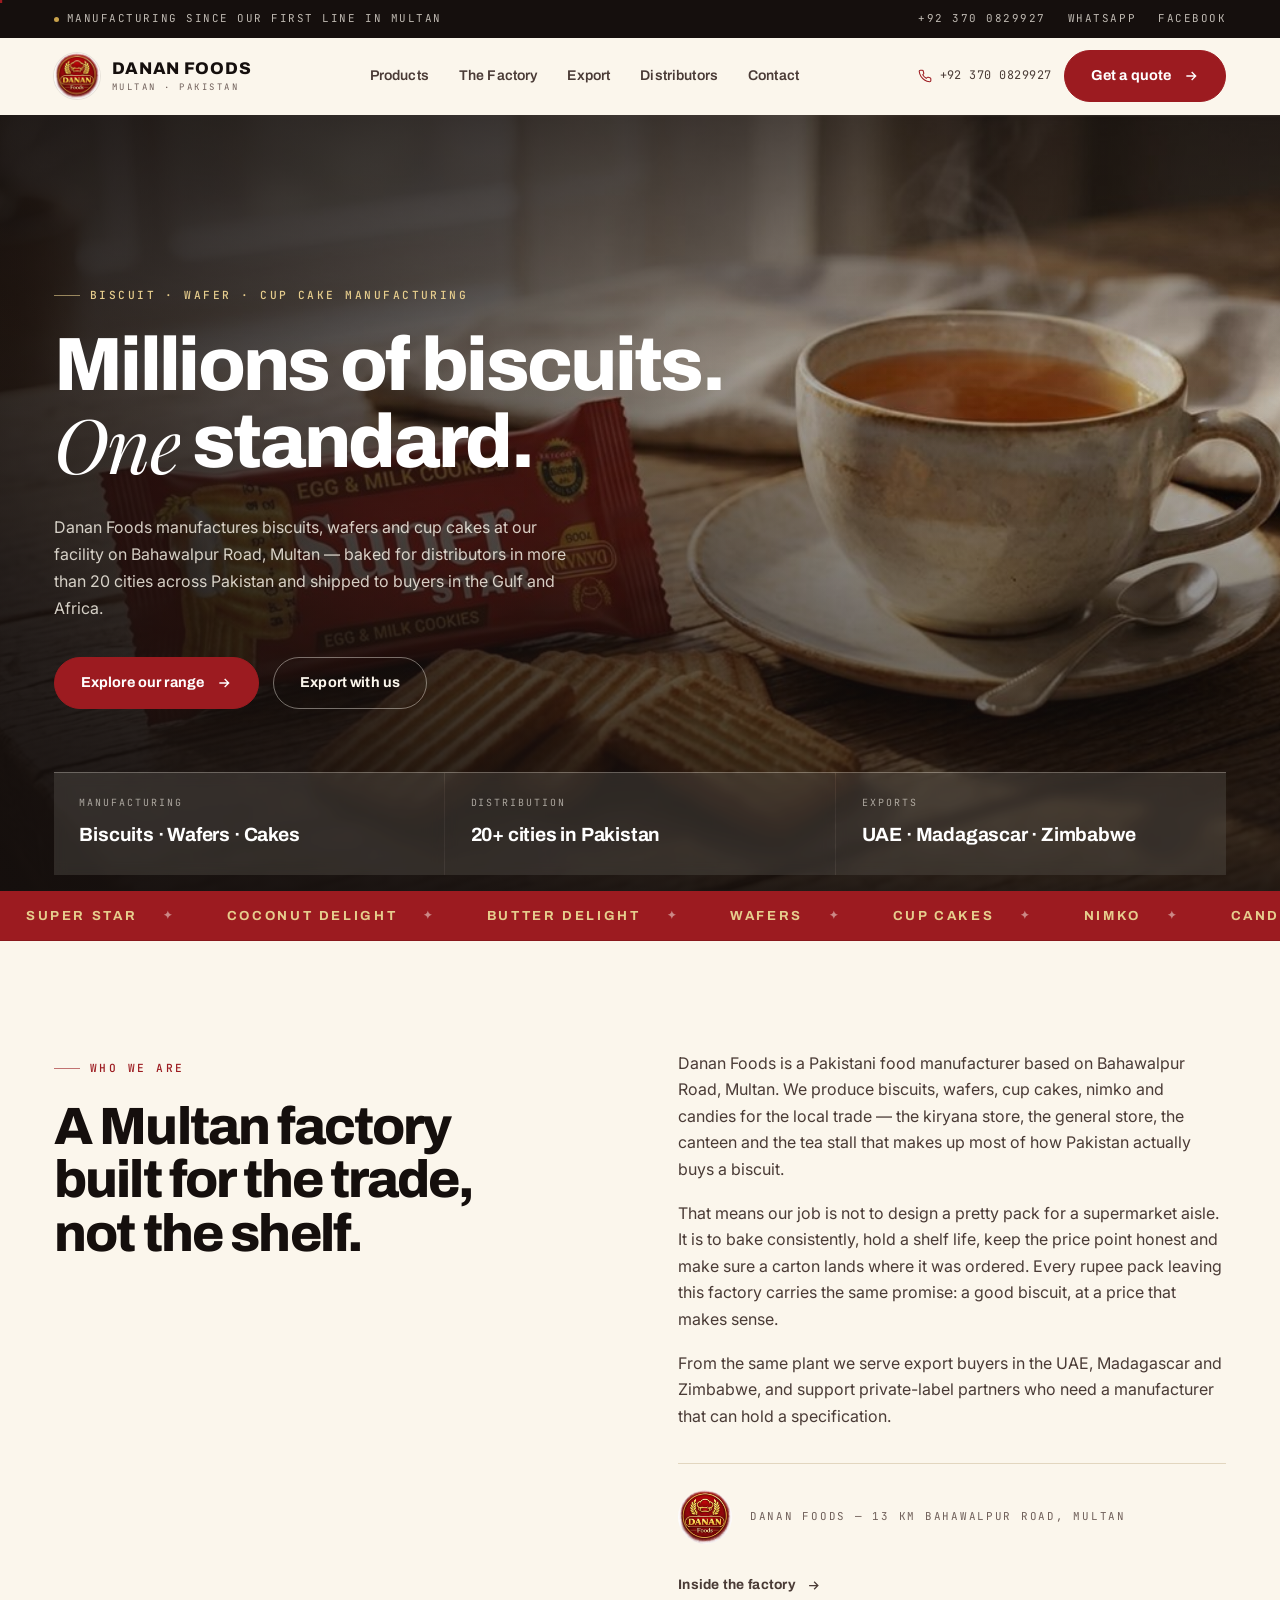
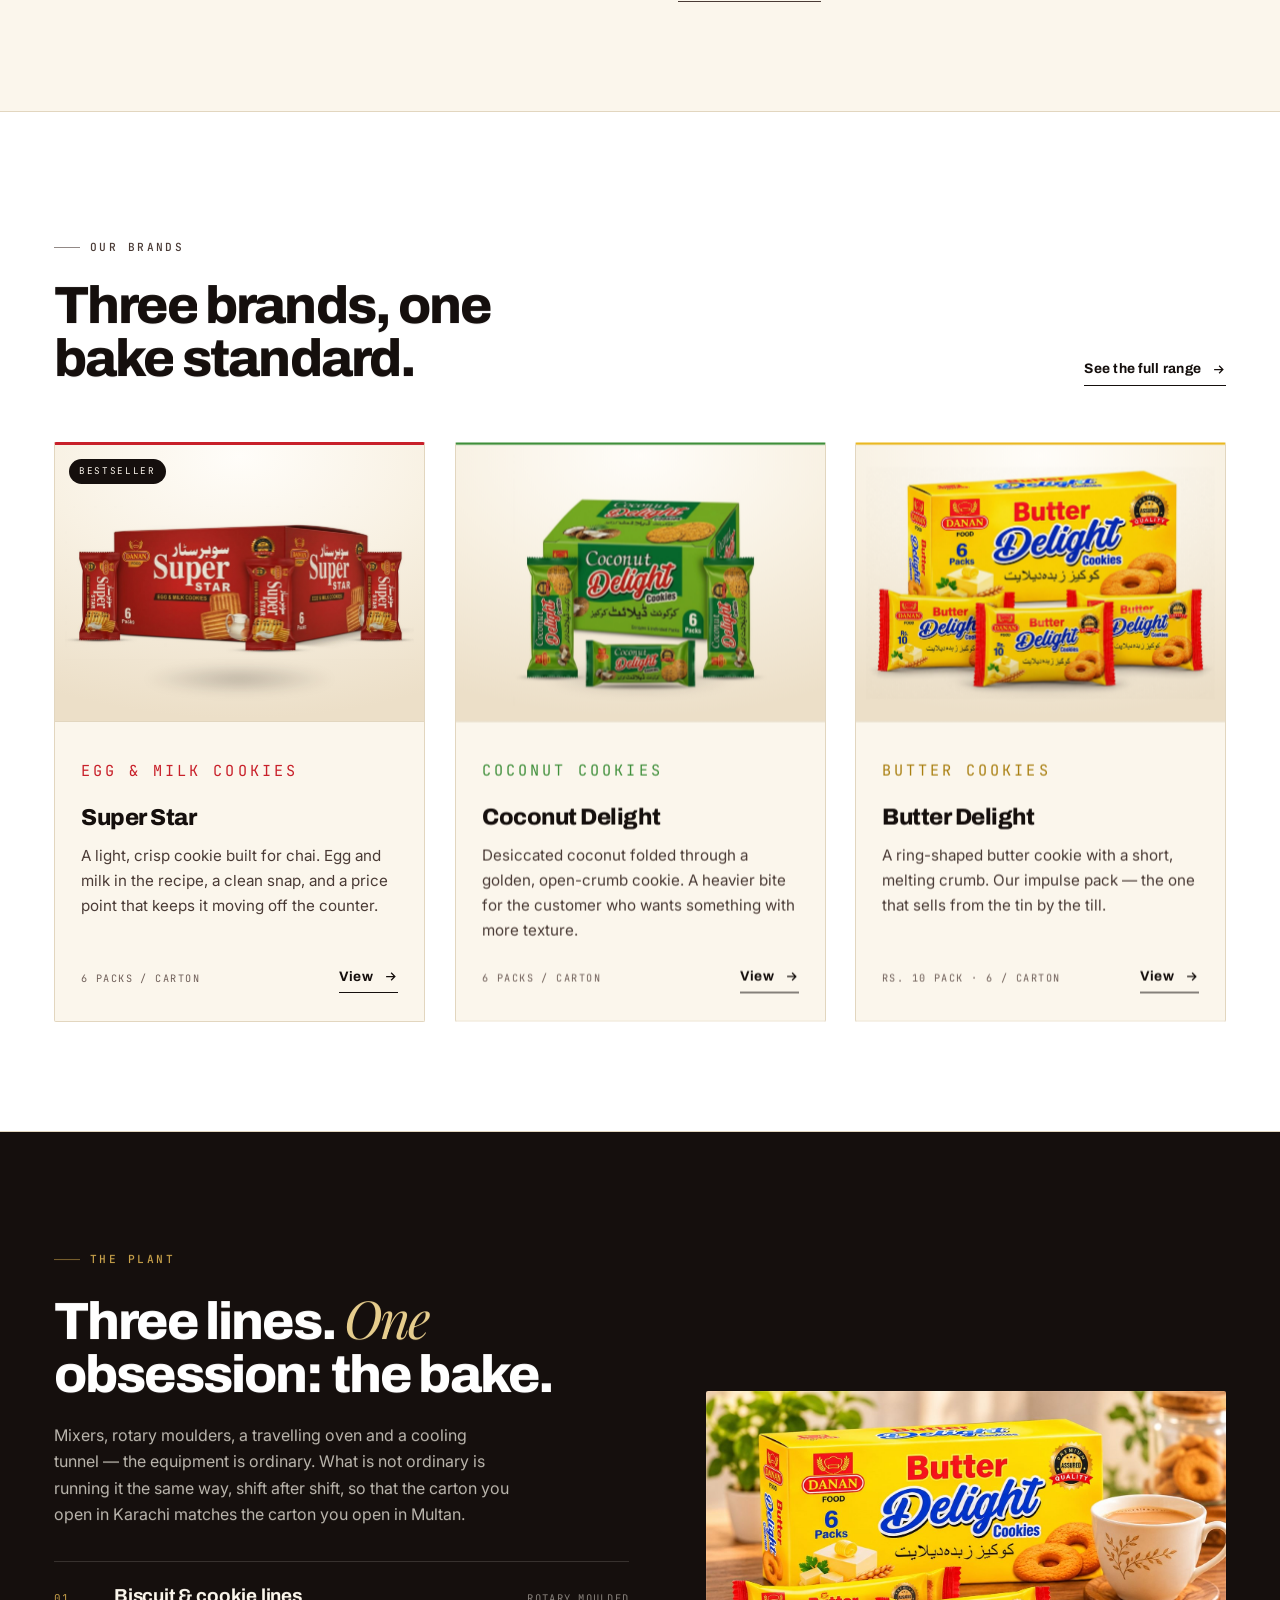
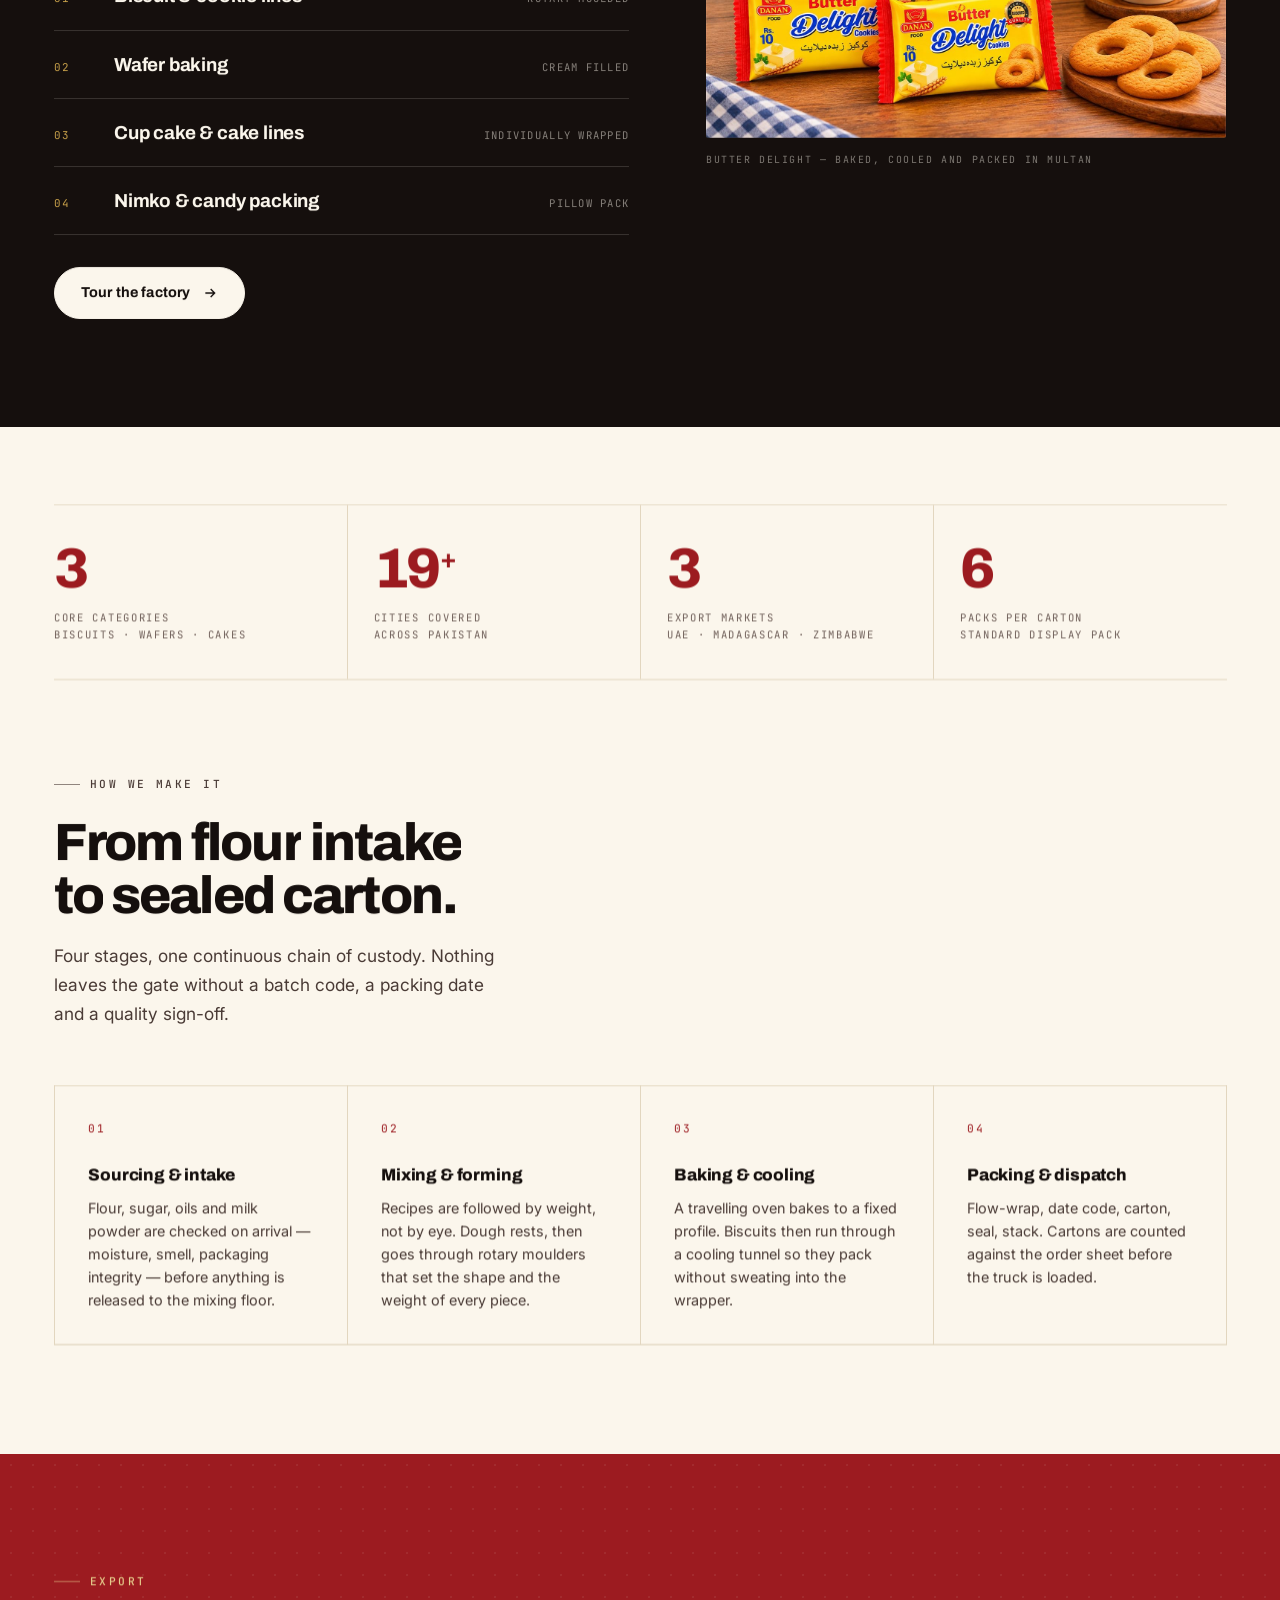
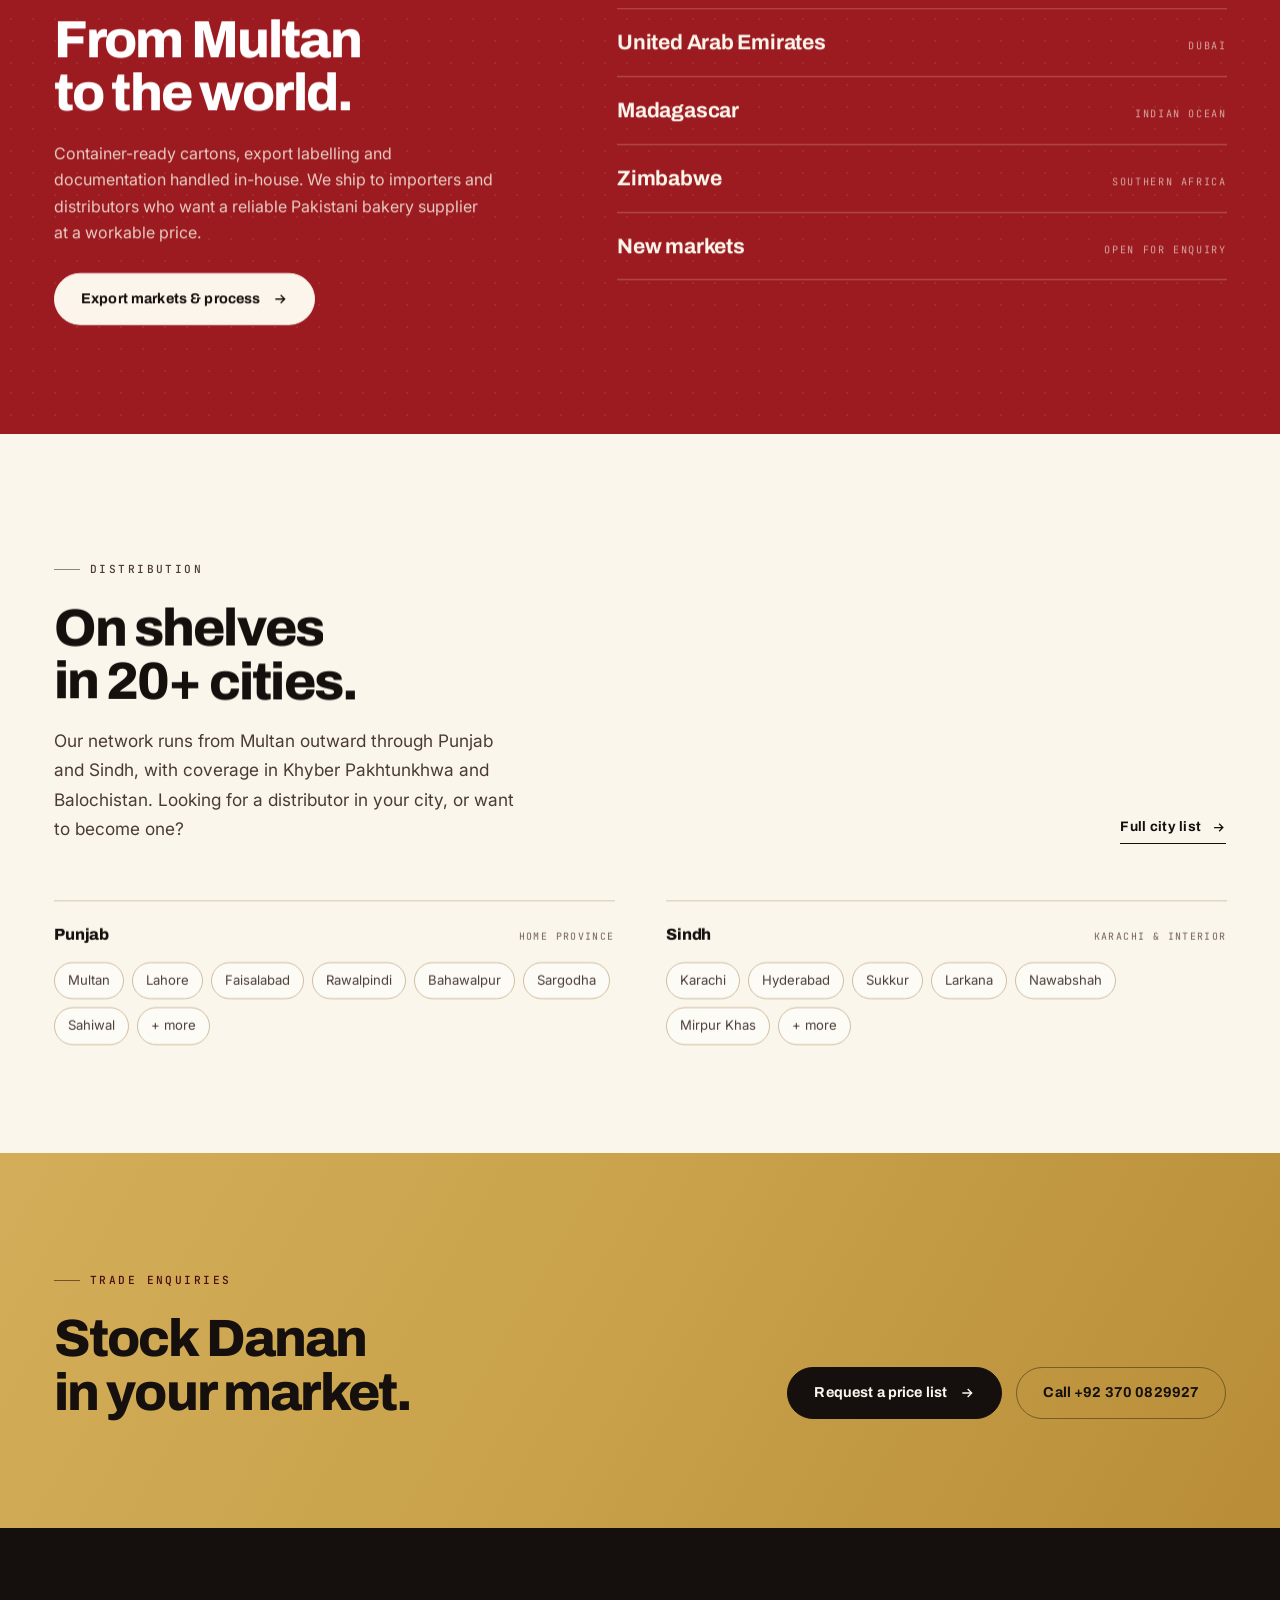
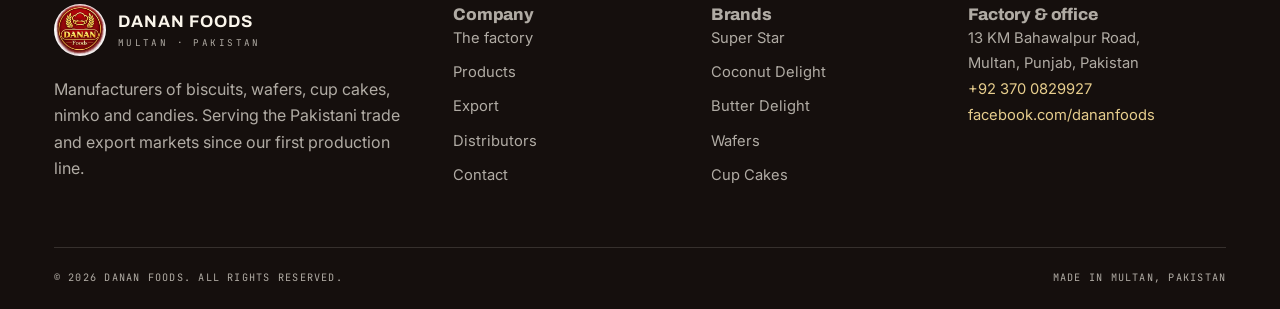
<file: index.html>
<!DOCTYPE html>
<html lang="en">
<head>
<meta charset="utf-8">
<meta name="viewport" content="width=device-width, initial-scale=1">
<title>Danan Foods — Biscuits, Wafers & Cakes in Multan</title>
<meta name="description" content="Biscuit, wafer and cup cake manufacturing in Multan, Pakistan. Danan Foods supplies 20+ cities nationwide and exports to the UAE, Madagascar and Zimbabwe.">
<meta name="theme-color" content="#150f0d">
<meta name="robots" content="index, follow, max-image-preview:large">
<link rel="icon" type="image/svg+xml" href="assets/img/favicon.svg">
<link rel="apple-touch-icon" href="assets/img/logo.jpg">
<link rel="preconnect" href="https://fonts.googleapis.com">
<link rel="preconnect" href="https://fonts.gstatic.com" crossorigin>
<link href="https://fonts.googleapis.com/css2?family=Archivo:wght@600;700;800&family=Inter:wght@400;500;600&family=JetBrains+Mono:wght@400;500&family=Playfair+Display:ital,wght@1,400;1,500&display=swap" rel="stylesheet">
<link rel="preload" as="image" href="assets/img/super-star-lifestyle.jpg" fetchpriority="high">
<link rel="stylesheet" href="css/styles.css">
<link rel="canonical" href="https://alikamal-dev24.github.io/Danan-Food-Website/">
<meta property="og:site_name" content="Danan Foods">
<meta property="og:locale" content="en_PK">
<meta property="og:type" content="website">
<meta property="og:url" content="https://alikamal-dev24.github.io/Danan-Food-Website/">
<meta property="og:title" content="Danan Foods — Biscuits, Wafers & Cakes in Multan">
<meta property="og:description" content="Biscuit, wafer and cup cake manufacturing in Multan, Pakistan. Danan Foods supplies 20+ cities nationwide and exports to the UAE, Madagascar and Zimbabwe.">
<meta property="og:image" content="https://alikamal-dev24.github.io/Danan-Food-Website/assets/img/super-star-lifestyle.jpg">
<meta property="og:image:type" content="image/jpeg">
<meta property="og:image:width" content="1400">
<meta property="og:image:height" content="617">
<meta property="og:image:alt" content="Danan Super Star egg and milk cookies beside a cup of tea">
<meta name="twitter:card" content="summary_large_image">
<meta name="twitter:title" content="Danan Foods — Biscuits, Wafers & Cakes in Multan">
<meta name="twitter:description" content="Biscuit, wafer and cup cake manufacturing in Multan, Pakistan. Danan Foods supplies 20+ cities nationwide and exports to the UAE, Madagascar and Zimbabwe.">
<meta name="twitter:image" content="https://alikamal-dev24.github.io/Danan-Food-Website/assets/img/super-star-lifestyle.jpg">
<meta name="twitter:image:alt" content="Danan Super Star egg and milk cookies beside a cup of tea">
<script type="application/ld+json">
{
  "@context": "https://schema.org",
  "@graph": [
    {
      "@type": "LocalBusiness",
      "@id": "https://alikamal-dev24.github.io/Danan-Food-Website/#organization",
      "name": "Danan Foods",
      "description": "Manufacturer of biscuits, wafers and cup cakes in Multan, Pakistan. Distributors in more than 20 cities, exporting to the UAE, Madagascar and Zimbabwe.",
      "url": "https://alikamal-dev24.github.io/Danan-Food-Website/",
      "image": "https://alikamal-dev24.github.io/Danan-Food-Website/assets/img/super-star-lifestyle.jpg",
      "logo": {
        "@type": "ImageObject",
        "url": "https://alikamal-dev24.github.io/Danan-Food-Website/assets/img/logo.jpg",
        "width": 200,
        "height": 200
      },
      "telephone": "+92 370 0829927",
      "email": "info@dananfoods.com",
      "address": {
        "@type": "PostalAddress",
        "streetAddress": "13 KM Bahawalpur Road",
        "addressLocality": "Multan",
        "addressRegion": "Punjab",
        "addressCountry": "PK"
      },
      "geo": {
        "@type": "GeoCoordinates",
        "latitude": 30.1006221,
        "longitude": 71.4929656
      },
      "areaServed": [
        {
          "@type": "Country",
          "name": "Pakistan"
        },
        {
          "@type": "Country",
          "name": "United Arab Emirates"
        },
        {
          "@type": "Country",
          "name": "Madagascar"
        },
        {
          "@type": "Country",
          "name": "Zimbabwe"
        }
      ],
      "contactPoint": [
        {
          "@type": "ContactPoint",
          "telephone": "+92 370 0829927",
          "contactType": "sales",
          "areaServed": "PK",
          "availableLanguage": [
            "en",
            "ur"
          ]
        }
      ],
      "sameAs": [
        "https://www.facebook.com/dananfoods/"
      ]
    },
    {
      "@type": "WebSite",
      "@id": "https://alikamal-dev24.github.io/Danan-Food-Website/#website",
      "url": "https://alikamal-dev24.github.io/Danan-Food-Website/",
      "name": "Danan Foods",
      "publisher": {
        "@id": "https://alikamal-dev24.github.io/Danan-Food-Website/#organization"
      },
      "inLanguage": "en"
    },
    {
      "@type": "WebPage",
      "@id": "https://alikamal-dev24.github.io/Danan-Food-Website/#webpage",
      "url": "https://alikamal-dev24.github.io/Danan-Food-Website/",
      "name": "Danan Foods — Biscuit & Wafer Manufacturer in Multan",
      "description": "Biscuit, wafer and cup cake manufacturing in Multan, Pakistan. Danan Foods supplies 20+ cities nationwide and exports to the UAE, Madagascar and Zimbabwe.",
      "isPartOf": {
        "@id": "https://alikamal-dev24.github.io/Danan-Food-Website/#website"
      },
      "about": {
        "@id": "https://alikamal-dev24.github.io/Danan-Food-Website/#organization"
      },
      "primaryImageOfPage": "https://alikamal-dev24.github.io/Danan-Food-Website/assets/img/super-star-lifestyle.jpg",
      "inLanguage": "en"
    }
  ]
}
</script>
</head>
<body>
<a class="skip-link" href="#main">Skip to content</a>

<div class="page-loader" id="pageLoader" role="status" aria-live="polite" aria-label="Loading Danan Foods">
  <div class="page-loader__inner">
    <svg class="page-loader__biscuit" viewBox="0 0 64 64" aria-hidden="true" focusable="false">
      <g class="cracker">
        <g fill="#dfa964">
        <circle cx="57.5" cy="32.0" r="3.1"/>
        <circle cx="56.0" cy="40.7" r="3.1"/>
        <circle cx="51.5" cy="48.4" r="3.1"/>
        <circle cx="44.8" cy="54.1" r="3.1"/>
        <circle cx="36.4" cy="57.1" r="3.1"/>
        <circle cx="27.6" cy="57.1" r="3.1"/>
        <circle cx="19.3" cy="54.1" r="3.1"/>
        <circle cx="12.5" cy="48.4" r="3.1"/>
        <circle cx="8.0" cy="40.7" r="3.1"/>
        <circle cx="6.5" cy="32.0" r="3.1"/>
        <circle cx="8.0" cy="23.3" r="3.1"/>
        <circle cx="12.5" cy="15.6" r="3.1"/>
        <circle cx="19.2" cy="9.9" r="3.1"/>
        <circle cx="27.6" cy="6.9" r="3.1"/>
        <circle cx="36.4" cy="6.9" r="3.1"/>
        <circle cx="44.8" cy="9.9" r="3.1"/>
        <circle cx="51.5" cy="15.6" r="3.1"/>
        <circle cx="56.0" cy="23.3" r="3.1"/>
        </g>
        <circle cx="32" cy="32" r="26" fill="#e6b878"/>
        <circle cx="32" cy="32" r="26" fill="none" stroke="#b87b34" stroke-width="1.6"/>
        <circle cx="32" cy="32" r="20.5" fill="#f0cb97" opacity=".5"/>
        <circle cx="32" cy="32" r="20.5" fill="none" stroke="#cf9c5c" stroke-width="1.1"/>
        <g fill="#9c1b20">
          <circle class="dock" cx="25" cy="24" r="2.4"/>
          <circle class="dock" cx="38" cy="23" r="2.4"/>
          <circle class="dock" cx="32" cy="31" r="2.4"/>
          <circle class="dock" cx="21" cy="35.5" r="2.4"/>
          <circle class="dock" cx="42" cy="33" r="2.4"/>
          <circle class="dock" cx="27" cy="42" r="2.4"/>
          <circle class="dock" cx="37" cy="41.5" r="2.4"/>
        </g>
        <path d="M50 12a12 12 0 0 0-6 4 12 12 0 0 0 3 12 12 12 0 0 0 15-9 12 12 0 0 0-12-7Z" fill="var(--cream,#fbf6ec)" transform="translate(1,-2)"/>
        <g class="crumbs" fill="#d8a463">
          <circle cx="54" cy="13" r="1.7"/>
          <circle cx="58" cy="20" r="1.2"/>
          <circle cx="50" cy="8" r="1"/>
        </g>
      </g>
    </svg>
    <p class="page-loader__label">Baking<span>.</span><span>.</span><span>.</span></p>
    <div class="page-loader__bar"><i></i></div>
  </div>
</div>

<!-- ============ Top bar ============ -->
<div class="topbar">
  <div class="wrap topbar__inner">
    <ul class="topbar__list">
      <li><span class="topbar__dot"></span>Manufacturing since our first line in Multan</li>
    </ul>
    <ul class="topbar__list topbar__list--end">
      <li><a href="tel:+923700829927">+92 370 0829927</a></li>
      <li><a href="https://wa.me/923700829927" target="_blank" rel="noopener">WhatsApp</a></li>
      <li><a href="https://www.facebook.com/dananfoods/" target="_blank" rel="noopener">Facebook</a></li>
    </ul>
  </div>
</div>

<!-- ============ Header ============ -->
<header class="site-header" id="siteHeader">
  <div class="wrap header__inner">
    <a class="brand" href="index.html" aria-label="Danan Foods — home">
      <img class="brand__mark" src="assets/img/logo.jpg" alt="Danan Foods logo" width="200" height="200">
      <span class="brand__text">
        <span class="brand__name">Danan Foods</span>
        <span class="brand__sub">Multan · Pakistan</span>
      </span>
    </a>

    <nav class="nav" aria-label="Primary">
      <a class="nav__link" href="products.html">Products</a>
      <a class="nav__link" href="about.html">The Factory</a>
      <a class="nav__link" href="export.html">Export</a>
      <a class="nav__link" href="distributors.html">Distributors</a>
      <a class="nav__link" href="contact.html">Contact</a>
    </nav>

    <div class="header__actions">
      <a class="header__phone" href="tel:+923700829927">
        <svg viewBox="0 0 24 24" fill="none" stroke="currentColor" stroke-width="1.8" aria-hidden="true"><path d="M22 16.9v3a2 2 0 0 1-2.2 2 19.8 19.8 0 0 1-8.6-3.1 19.5 19.5 0 0 1-6-6A19.8 19.8 0 0 1 2.1 4.2 2 2 0 0 1 4.1 2h3a2 2 0 0 1 2 1.7c.1 1 .4 1.9.7 2.8a2 2 0 0 1-.5 2.1L8.1 9.9a16 16 0 0 0 6 6l1.3-1.2a2 2 0 0 1 2.1-.5c.9.3 1.8.6 2.8.7a2 2 0 0 1 1.7 2Z"/></svg>
        +92 370 0829927
      </a>
      <a class="btn" href="contact.html">Get a quote
        <svg viewBox="0 0 24 24" fill="none" stroke="currentColor" stroke-width="2" aria-hidden="true"><path d="M5 12h14M13 6l6 6-6 6"/></svg>
      </a>
      <button class="menu-toggle" id="menuToggle" aria-expanded="false" aria-controls="mobileNav" aria-label="Open menu"><span></span></button>
    </div>
  </div>
</header>

<nav class="mobile-nav" id="mobileNav" aria-label="Mobile" aria-hidden="true">
  <a class="mobile-nav__link" href="index.html">Home <span>01</span></a>
  <a class="mobile-nav__link" href="products.html">Products <span>02</span></a>
  <a class="mobile-nav__link" href="about.html">The Factory <span>03</span></a>
  <a class="mobile-nav__link" href="export.html">Export <span>04</span></a>
  <a class="mobile-nav__link" href="distributors.html">Distributors <span>05</span></a>
  <a class="mobile-nav__link" href="contact.html">Contact <span>06</span></a>
  <div class="mobile-nav__foot">
    <a href="tel:+923700829927">+92 370 0829927</a>
    <span>13 KM Bahawalpur Road, Multan, Pakistan</span>
  </div>
</nav>

<main id="main">

  <!-- ============ Hero ============ -->
  <!-- Video swaps in later: replace the <img> inside .hero__media with
       <video autoplay muted loop playsinline poster="assets/img/super-star-lifestyle.jpg">
         <source src="assets/video/hero.mp4" type="video/mp4">
       </video> -->
  <section class="hero" aria-labelledby="heroTitle">
    <div class="hero__media">
      <img src="assets/img/super-star-lifestyle.jpg" alt="A pack of Danan Super Star egg and milk cookies beside a cup of tea" fetchpriority="high" width="1400" height="617">
    </div>
    <div class="wrap hero__inner">
      <p class="eyebrow hero__eyebrow">Biscuit · Wafer · Cup Cake Manufacturing</p>
      <h1 id="heroTitle">Millions of biscuits. <em>One</em> standard.</h1>
      <p class="hero__sub">Danan Foods manufactures biscuits, wafers and cup cakes at our facility on Bahawalpur Road, Multan — baked for distributors in more than 20 cities across Pakistan and shipped to buyers in the Gulf and Africa.</p>
      <div class="hero__actions">
        <a class="btn" href="products.html">Explore our range
          <svg viewBox="0 0 24 24" fill="none" stroke="currentColor" stroke-width="2" aria-hidden="true"><path d="M5 12h14M13 6l6 6-6 6"/></svg>
        </a>
        <a class="btn btn--ghost" href="export.html">Export with us</a>
      </div>

      <dl class="hero__facts">
        <div class="hero__fact">
          <dt>Manufacturing</dt>
          <dd>Biscuits · Wafers · Cakes</dd>
        </div>
        <div class="hero__fact">
          <dt>Distribution</dt>
          <dd>20+ cities in Pakistan</dd>
        </div>
        <div class="hero__fact">
          <dt>Exports</dt>
          <dd>UAE · Madagascar · Zimbabwe</dd>
        </div>
      </dl>
    </div>
  </section>

  <!-- ============ Marquee ============ -->
  <div class="marquee" aria-hidden="true">
    <div class="marquee__track">
      <div class="marquee__group">
        <span class="marquee__item">Super Star</span>
        <span class="marquee__item">Coconut Delight</span>
        <span class="marquee__item">Butter Delight</span>
        <span class="marquee__item">Wafers</span>
        <span class="marquee__item">Cup Cakes</span>
        <span class="marquee__item">Nimko</span>
        <span class="marquee__item">Candies</span>
      </div>
    </div>
  </div>

  <!-- ============ Intro ============ -->
  <section class="section" aria-labelledby="introTitle">
    <div class="wrap intro">
      <div class="intro__aside reveal">
        <p class="eyebrow">Who we are</p>
        <h2 id="introTitle">A Multan factory built for the trade, not the shelf.</h2>
      </div>
      <div class="intro__body reveal">
        <p>Danan Foods is a Pakistani food manufacturer based on Bahawalpur Road, Multan. We produce biscuits, wafers, cup cakes, nimko and candies for the local trade — the kiryana store, the general store, the canteen and the tea stall that makes up most of how Pakistan actually buys a biscuit.</p>
        <p>That means our job is not to design a pretty pack for a supermarket aisle. It is to bake consistently, hold a shelf life, keep the price point honest and make sure a carton lands where it was ordered. Every rupee pack leaving this factory carries the same promise: a good biscuit, at a price that makes sense.</p>
        <p>From the same plant we serve export buyers in the UAE, Madagascar and Zimbabwe, and support private-label partners who need a manufacturer that can hold a specification.</p>
        <div class="intro__signature">
          <img src="assets/img/logo.jpg" alt="" width="200" height="200" loading="lazy">
          <span>Danan Foods — 13 KM Bahawalpur Road, Multan</span>
        </div>
        <p style="margin-top:26px"><a class="arrow-link" href="about.html">Inside the factory
          <svg viewBox="0 0 24 24" fill="none" stroke="currentColor" stroke-width="2" aria-hidden="true"><path d="M5 12h14M13 6l6 6-6 6"/></svg>
        </a></p>
      </div>
    </div>
  </section>

  <!-- ============ Brands ============ -->
  <section class="section brands" id="range" aria-labelledby="rangeTitle">
    <div class="wrap">
      <div class="section-head">
        <div class="section-head__text">
          <p class="eyebrow">Our brands</p>
          <h2 id="rangeTitle">Three brands, one bake standard.</h2>
        </div>
        <a class="arrow-link" href="products.html">See the full range
          <svg viewBox="0 0 24 24" fill="none" stroke="currentColor" stroke-width="2" aria-hidden="true"><path d="M5 12h14M13 6l6 6-6 6"/></svg>
        </a>
      </div>

      <div class="brand-grid">
        <article class="brand-card brand-card--super reveal">
          <div class="brand-card__media">
            <span class="brand-card__tag">Bestseller</span>
            <img src="assets/img/super-star-family.jpg" alt="Danan Super Star egg and milk cookies — packs in front of the six-pack carton" loading="lazy" width="1400" height="617">
          </div>
          <div class="brand-card__body">
            <p class="brand-card__kicker">Egg &amp; Milk Cookies</p>
            <h3>Super Star</h3>
            <p>A light, crisp cookie built for chai. Egg and milk in the recipe, a clean snap, and a price point that keeps it moving off the counter.</p>
            <div class="brand-card__foot">
              <span class="brand-card__sku">6 packs / carton</span>
              <a class="arrow-link" href="products.html#super-star">View
                <svg viewBox="0 0 24 24" fill="none" stroke="currentColor" stroke-width="2" aria-hidden="true"><path d="M5 12h14M13 6l6 6-6 6"/></svg>
              </a>
            </div>
          </div>
        </article>

        <article class="brand-card brand-card--coconut reveal">
          <div class="brand-card__media">
            <img src="assets/img/coconut-family.jpg" alt="Danan Coconut Delight cookies — packs in front of the six-pack carton" loading="lazy" width="1024" height="1024">
          </div>
          <div class="brand-card__body">
            <p class="brand-card__kicker">Coconut Cookies</p>
            <h3>Coconut Delight</h3>
            <p>Desiccated coconut folded through a golden, open-crumb cookie. A heavier bite for the customer who wants something with more texture.</p>
            <div class="brand-card__foot">
              <span class="brand-card__sku">6 packs / carton</span>
              <a class="arrow-link" href="products.html#coconut-delight">View
                <svg viewBox="0 0 24 24" fill="none" stroke="currentColor" stroke-width="2" aria-hidden="true"><path d="M5 12h14M13 6l6 6-6 6"/></svg>
              </a>
            </div>
          </div>
        </article>

        <article class="brand-card brand-card--butter reveal">
          <div class="brand-card__media">
            <img src="assets/img/butter-family.jpg" alt="Danan Butter Delight cookies — packs in front of the six-pack carton" loading="lazy" width="1400" height="933">
          </div>
          <div class="brand-card__body">
            <p class="brand-card__kicker">Butter Cookies</p>
            <h3>Butter Delight</h3>
            <p>A ring-shaped butter cookie with a short, melting crumb. Our impulse pack — the one that sells from the tin by the till.</p>
            <div class="brand-card__foot">
              <span class="brand-card__sku">Rs. 10 pack · 6 / carton</span>
              <a class="arrow-link" href="products.html#butter-delight">View
                <svg viewBox="0 0 24 24" fill="none" stroke="currentColor" stroke-width="2" aria-hidden="true"><path d="M5 12h14M13 6l6 6-6 6"/></svg>
              </a>
            </div>
          </div>
        </article>
      </div>
    </div>
  </section>

  <!-- ============ Factory band ============ -->
  <section class="section band" id="plant" aria-labelledby="plantTitle">
    <div class="wrap band__inner">
      <div class="reveal">
        <p class="eyebrow">The plant</p>
        <h2 id="plantTitle">Three lines. <em>One</em> obsession: the bake.</h2>
        <p style="margin-top:20px;max-width:46ch">Mixers, rotary moulders, a travelling oven and a cooling tunnel — the equipment is ordinary. What is not ordinary is running it the same way, shift after shift, so that the carton you open in Karachi matches the carton you open in Multan.</p>

        <div class="band__list">
          <div class="band__row">
            <span>01</span>
            <strong>Biscuit &amp; cookie lines</strong>
            <span>Rotary moulded</span>
          </div>
          <div class="band__row">
            <span>02</span>
            <strong>Wafer baking</strong>
            <span>Cream filled</span>
          </div>
          <div class="band__row">
            <span>03</span>
            <strong>Cup cake &amp; cake lines</strong>
            <span>Individually wrapped</span>
          </div>
          <div class="band__row">
            <span>04</span>
            <strong>Nimko &amp; candy packing</strong>
            <span>Pillow pack</span>
          </div>
        </div>

        <p style="margin-top:32px"><a class="btn btn--light" href="about.html">Tour the factory
          <svg viewBox="0 0 24 24" fill="none" stroke="currentColor" stroke-width="2" aria-hidden="true"><path d="M5 12h14M13 6l6 6-6 6"/></svg>
        </a></p>
      </div>

      <figure class="band__media reveal" style="margin:0">
        <img src="assets/img/butter-lifestyle.jpg" alt="Butter Delight cookies and packs styled on a wooden table with tea" loading="lazy" width="1400" height="933">
        <figcaption class="band__caption">Butter Delight — baked, cooled and packed in Multan</figcaption>
      </figure>
    </div>
  </section>

  <!-- ============ Stats ============ -->
  <section class="section section--tight" aria-label="Company at a glance">
    <div class="wrap">
      <div class="stats reveal">
        <div class="stat">
          <div class="stat__value">3</div>
          <div class="stat__label">Core categories<br>Biscuits · Wafers · Cakes</div>
        </div>
        <div class="stat">
          <div class="stat__value">20<sup>+</sup></div>
          <div class="stat__label">Cities covered<br>Across Pakistan</div>
        </div>
        <div class="stat">
          <div class="stat__value">3</div>
          <div class="stat__label">Export markets<br>UAE · Madagascar · Zimbabwe</div>
        </div>
        <div class="stat">
          <div class="stat__value">6</div>
          <div class="stat__label">Packs per carton<br>Standard display pack</div>
        </div>
      </div>
    </div>
  </section>

  <!-- ============ Process ============ -->
  <section class="section" id="process" style="padding-top:0" aria-labelledby="processTitle">
    <div class="wrap">
      <div class="section-head">
        <div class="section-head__text">
          <p class="eyebrow">How we make it</p>
          <h2 id="processTitle">From flour intake to sealed carton.</h2>
          <p class="lead">Four stages, one continuous chain of custody. Nothing leaves the gate without a batch code, a packing date and a quality sign-off.</p>
        </div>
      </div>
      <div class="process reveal">
        <div class="step">
          <span class="step__num">01</span>
          <h4>Sourcing &amp; intake</h4>
          <p>Flour, sugar, oils and milk powder are checked on arrival — moisture, smell, packaging integrity — before anything is released to the mixing floor.</p>
        </div>
        <div class="step">
          <span class="step__num">02</span>
          <h4>Mixing &amp; forming</h4>
          <p>Recipes are followed by weight, not by eye. Dough rests, then goes through rotary moulders that set the shape and the weight of every piece.</p>
        </div>
        <div class="step">
          <span class="step__num">03</span>
          <h4>Baking &amp; cooling</h4>
          <p>A travelling oven bakes to a fixed profile. Biscuits then run through a cooling tunnel so they pack without sweating into the wrapper.</p>
        </div>
        <div class="step">
          <span class="step__num">04</span>
          <h4>Packing &amp; dispatch</h4>
          <p>Flow-wrap, date code, carton, seal, stack. Cartons are counted against the order sheet before the truck is loaded.</p>
        </div>
      </div>
    </div>
  </section>

  <!-- ============ Export teaser ============ -->
  <section class="section export-band" id="export" aria-labelledby="exportTitle">
    <div class="wrap export-band__inner">
      <div class="reveal">
        <p class="eyebrow">Export</p>
        <h2 id="exportTitle">From Multan to the world.</h2>
        <p style="margin-top:20px;max-width:44ch">Container-ready cartons, export labelling and documentation handled in-house. We ship to importers and distributors who want a reliable Pakistani bakery supplier at a workable price.</p>
        <p style="margin-top:28px"><a class="btn btn--light" href="export.html">Export markets &amp; process
          <svg viewBox="0 0 24 24" fill="none" stroke="currentColor" stroke-width="2" aria-hidden="true"><path d="M5 12h14M13 6l6 6-6 6"/></svg>
        </a></p>
      </div>
      <div class="reveal">
        <ul class="market-list">
          <li>United Arab Emirates <span>Dubai</span></li>
          <li>Madagascar <span>Indian Ocean</span></li>
          <li>Zimbabwe <span>Southern Africa</span></li>
          <li>New markets <span>Open for enquiry</span></li>
        </ul>
      </div>
    </div>
  </section>

  <!-- ============ Distributors ============ -->
  <section class="section" id="distribution" aria-labelledby="distTitle">
    <div class="wrap">
      <div class="section-head">
        <div class="section-head__text">
          <p class="eyebrow">Distribution</p>
          <h2 id="distTitle">On shelves in 20+ cities.</h2>
          <p class="lead">Our network runs from Multan outward through Punjab and Sindh, with coverage in Khyber Pakhtunkhwa and Balochistan. Looking for a distributor in your city, or want to become one?</p>
        </div>
        <a class="arrow-link" href="distributors.html">Full city list
          <svg viewBox="0 0 24 24" fill="none" stroke="currentColor" stroke-width="2" aria-hidden="true"><path d="M5 12h14M13 6l6 6-6 6"/></svg>
        </a>
      </div>

      <div class="intro" style="grid-template-columns:1fr 1fr;gap:clamp(24px,4vw,56px)">
        <div class="province reveal">
          <div class="province__head">
            <h4>Punjab</h4>
            <span class="province__count">Home province</span>
          </div>
          <div class="chips">
            <span class="chip">Multan</span>
            <span class="chip">Lahore</span>
            <span class="chip">Faisalabad</span>
            <span class="chip">Rawalpindi</span>
            <span class="chip">Bahawalpur</span>
            <span class="chip">Sargodha</span>
            <span class="chip">Sahiwal</span>
            <span class="chip">+ more</span>
          </div>
        </div>
        <div class="province reveal">
          <div class="province__head">
            <h4>Sindh</h4>
            <span class="province__count">Karachi &amp; interior</span>
          </div>
          <div class="chips">
            <span class="chip">Karachi</span>
            <span class="chip">Hyderabad</span>
            <span class="chip">Sukkur</span>
            <span class="chip">Larkana</span>
            <span class="chip">Nawabshah</span>
            <span class="chip">Mirpur Khas</span>
            <span class="chip">+ more</span>
          </div>
        </div>
      </div>
    </div>
  </section>

  <!-- ============ CTA ============ -->
  <section class="section cta-band" aria-labelledby="ctaTitle">
    <div class="wrap cta-band__inner">
      <div>
        <p class="eyebrow" style="color:var(--crimson-900)">Trade enquiries</p>
        <h2 id="ctaTitle">Stock Danan in your market.</h2>
      </div>
      <div class="cta-band__actions">
        <a class="btn btn--dark" href="contact.html">Request a price list
          <svg viewBox="0 0 24 24" fill="none" stroke="currentColor" stroke-width="2" aria-hidden="true"><path d="M5 12h14M13 6l6 6-6 6"/></svg>
        </a>
        <a class="btn btn--ghost" href="tel:+923700829927">Call +92 370 0829927</a>
      </div>
    </div>
  </section>

</main>

<!-- ============ Footer ============ -->
<footer class="site-footer">
  <div class="wrap">
    <div class="footer__top">
      <div>
        <div class="footer__brand">
          <img src="assets/img/logo.jpg" alt="" width="200" height="200" loading="lazy">
          <span>
            <strong>Danan Foods</strong>
            <span>Multan · Pakistan</span>
          </span>
        </div>
        <p>Manufacturers of biscuits, wafers, cup cakes, nimko and candies. Serving the Pakistani trade and export markets since our first production line.</p>
      </div>

      <div>
        <h4>Company</h4>
        <div class="footer__links">
          <a href="about.html">The factory</a>
          <a href="products.html">Products</a>
          <a href="export.html">Export</a>
          <a href="distributors.html">Distributors</a>
          <a href="contact.html">Contact</a>
        </div>
      </div>

      <div>
        <h4>Brands</h4>
        <div class="footer__links">
          <a href="products.html#super-star">Super Star</a>
          <a href="products.html#coconut-delight">Coconut Delight</a>
          <a href="products.html#butter-delight">Butter Delight</a>
          <a href="products.html#wafers">Wafers</a>
          <a href="products.html#cakes">Cup Cakes</a>
        </div>
      </div>

      <div>
        <h4>Factory &amp; office</h4>
        <address class="footer__addr">
          13 KM Bahawalpur Road,<br>
          Multan, Punjab, Pakistan<br>
          <a href="tel:+923700829927">+92 370 0829927</a><br>
          <a href="https://www.facebook.com/dananfoods/" target="_blank" rel="noopener">facebook.com/dananfoods</a>
        </address>
      </div>
    </div>

    <div class="footer__bottom">
      <span>© <span id="year">2026</span> Danan Foods. All rights reserved.</span>
      <span>Made in Multan, Pakistan</span>
    </div>
  </div>
</footer>

<script src="js/main.js" defer></script>
<script src="assets/vendor/gsap.min.js" defer></script>
<script src="assets/vendor/ScrollTrigger.min.js" defer></script>
<script src="js/motion.js" defer></script>
</body>
</html>
</file>
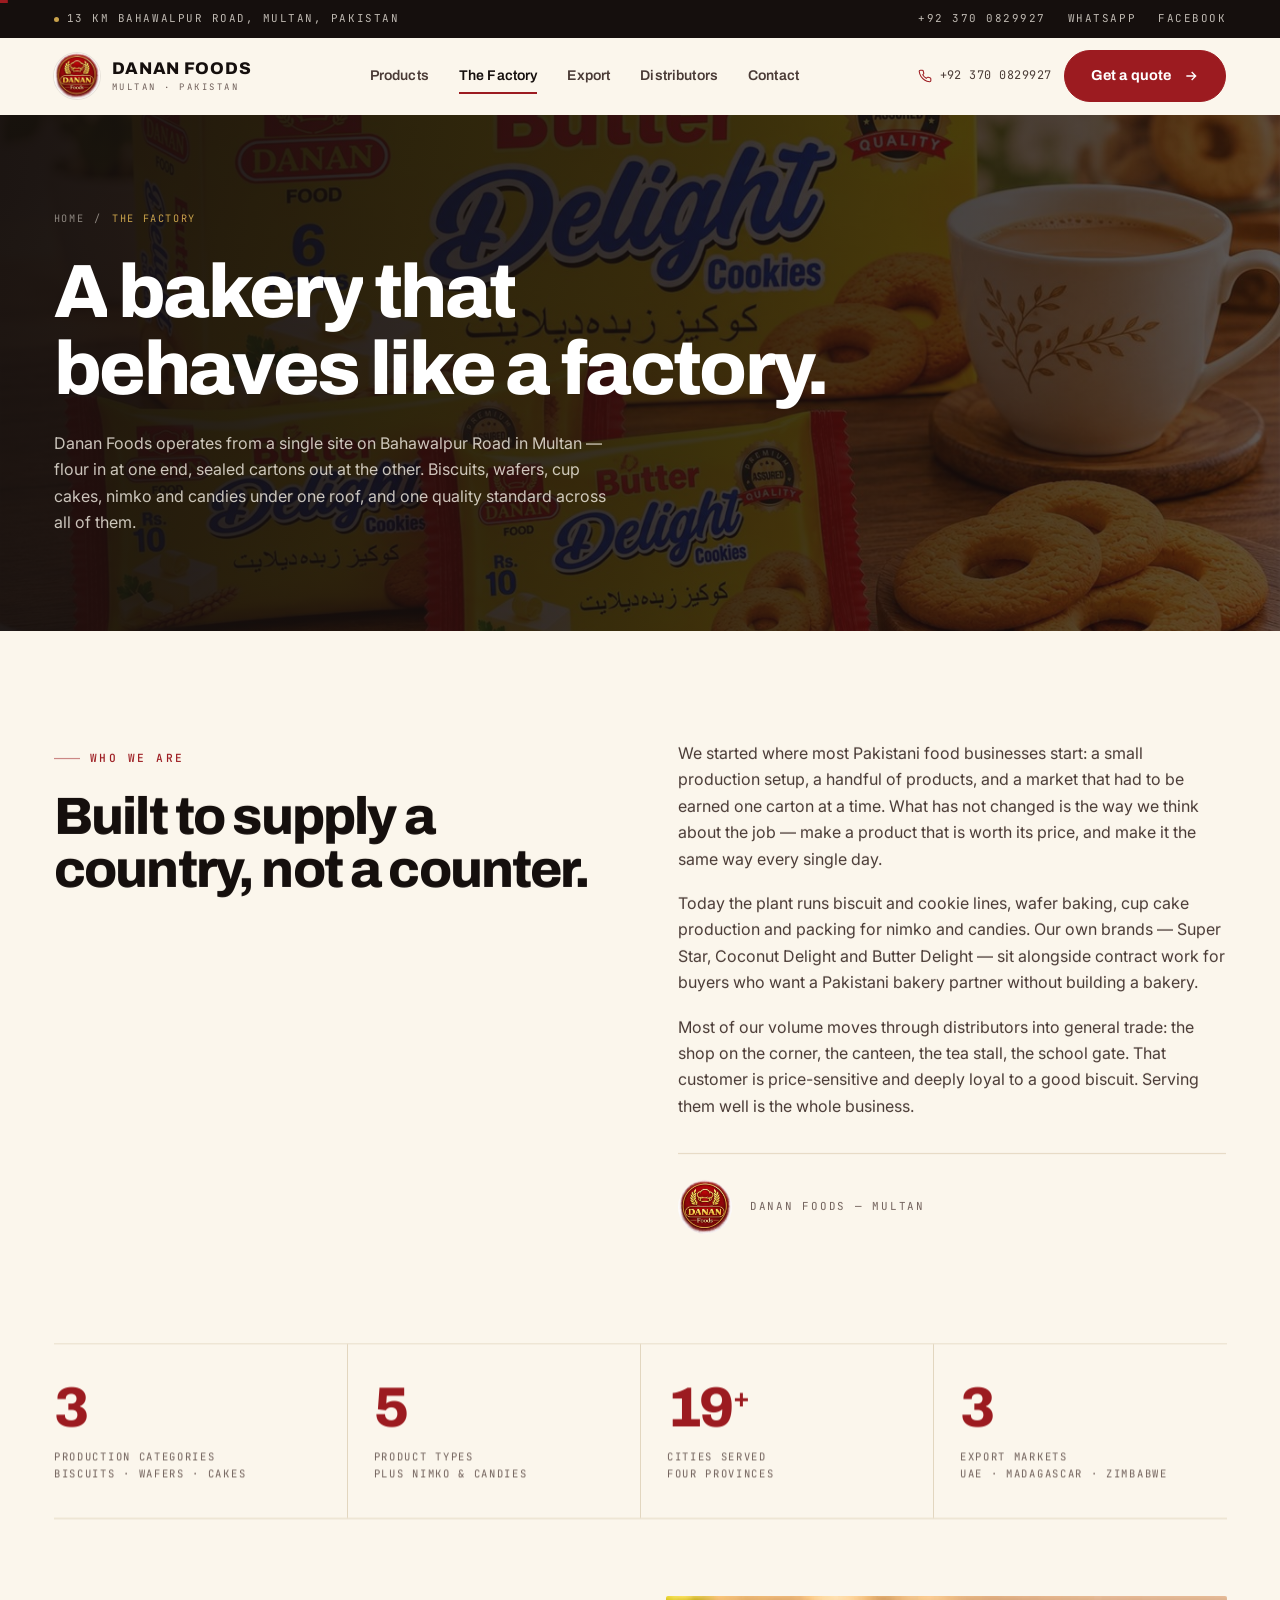
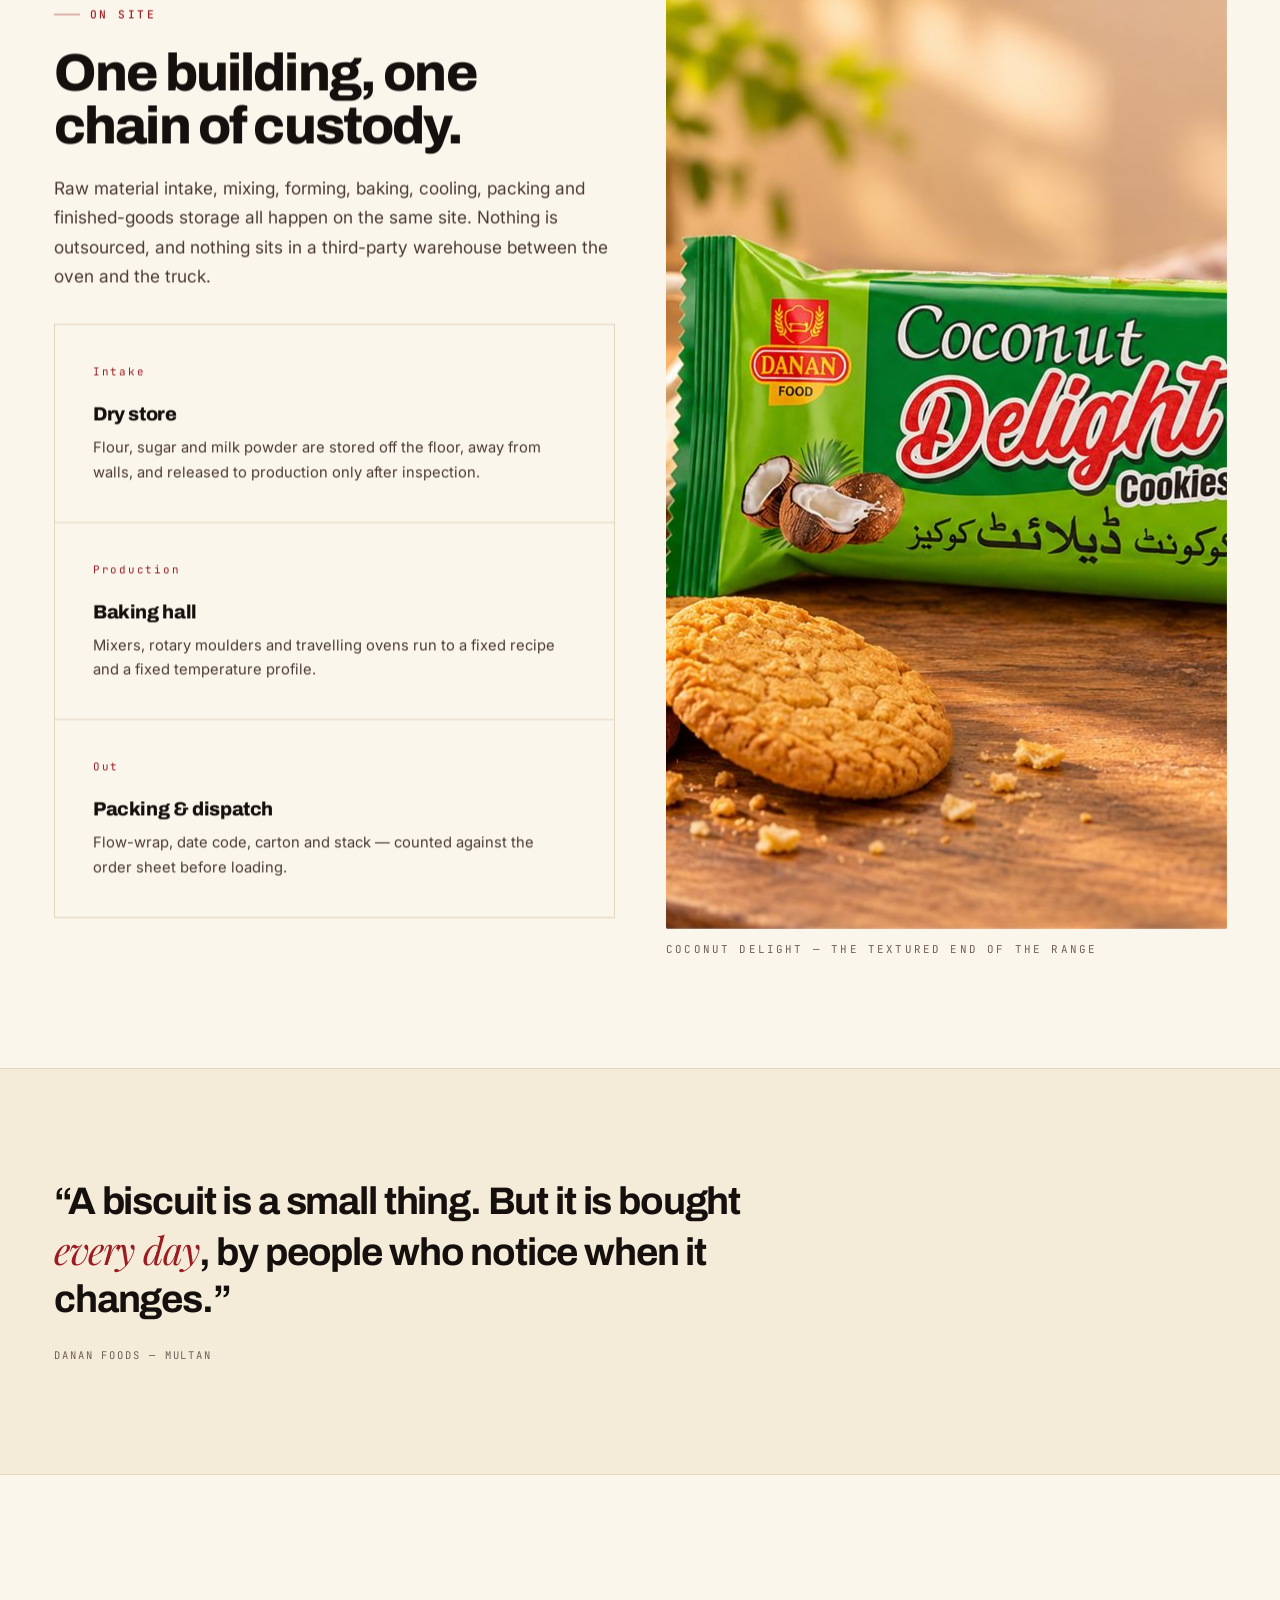
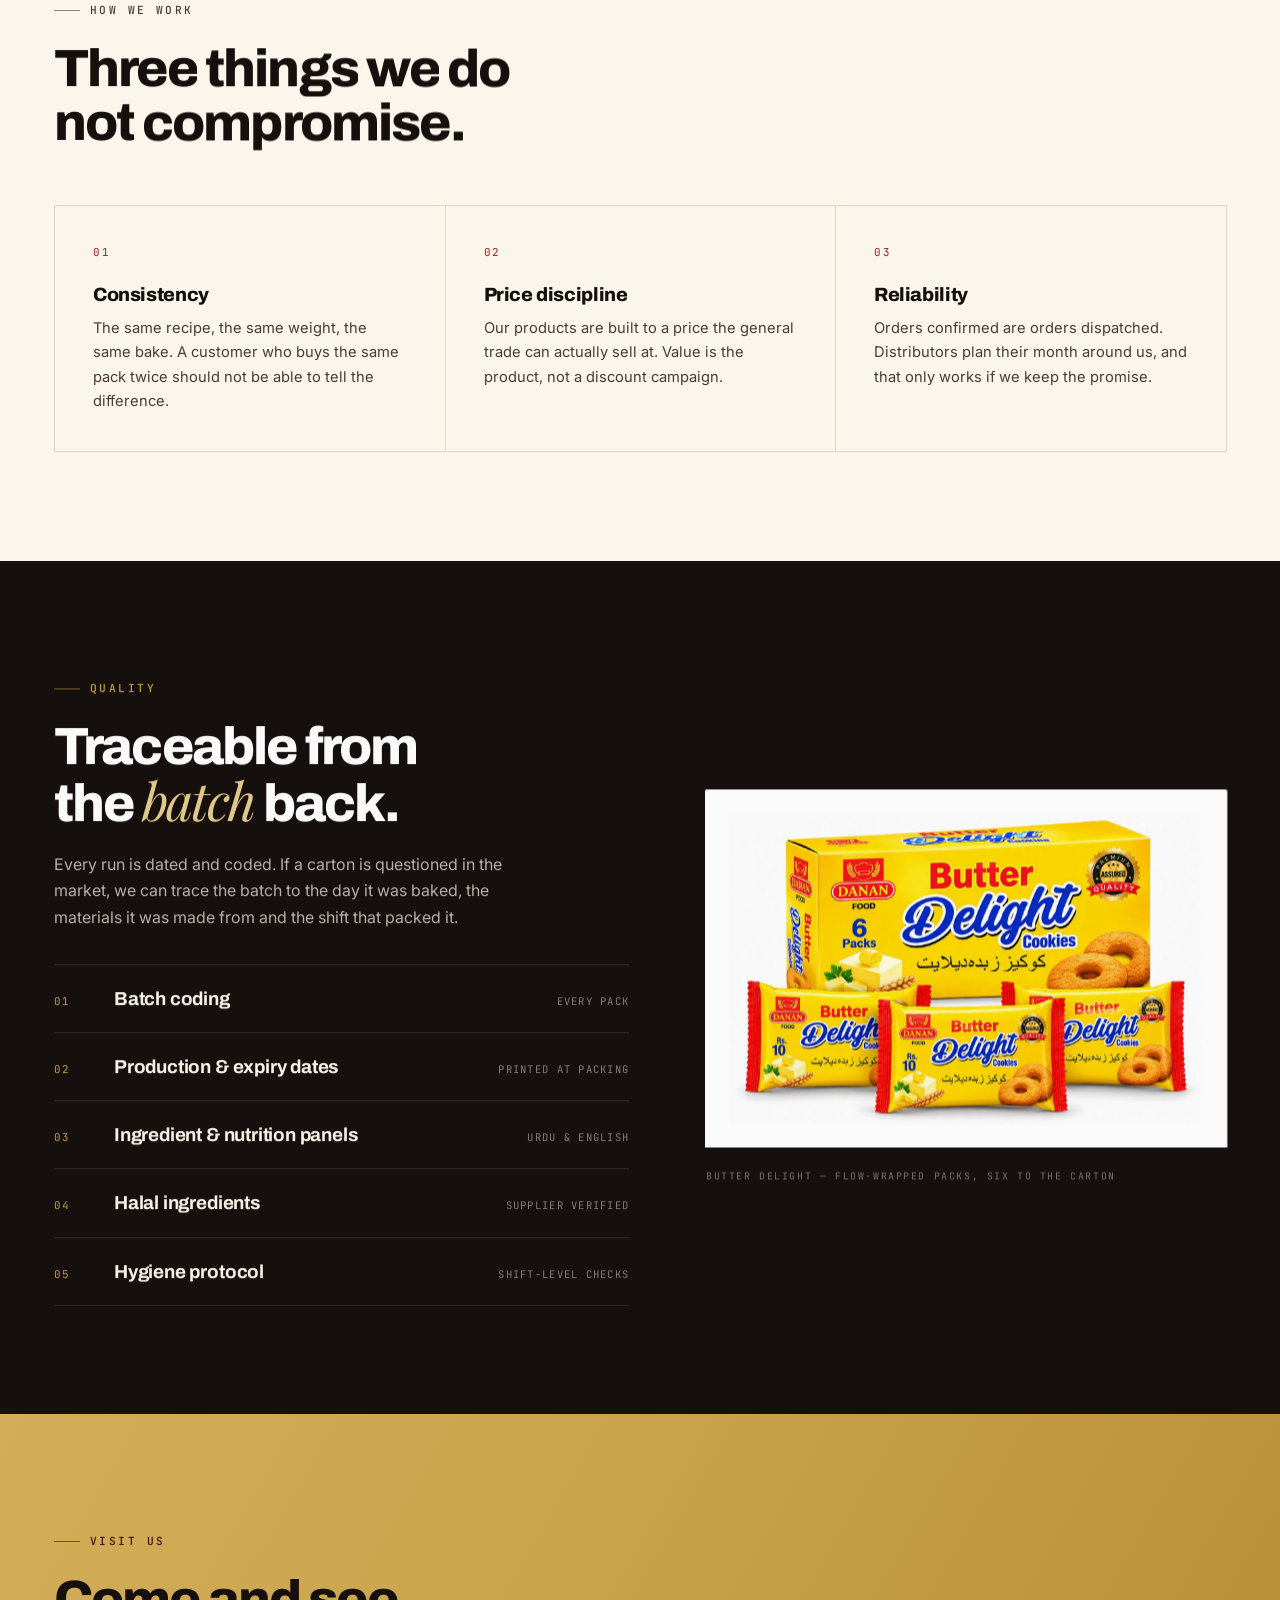
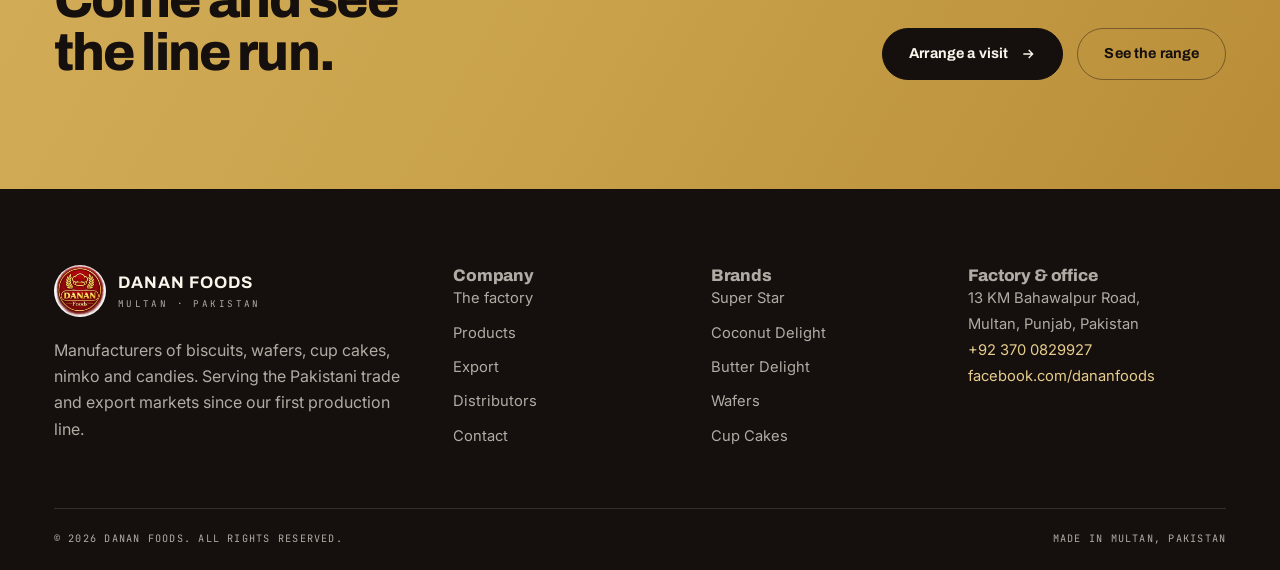
<file: about.html>
<!DOCTYPE html>
<html lang="en">
<head>
<meta charset="utf-8">
<meta name="viewport" content="width=device-width, initial-scale=1">
<title>The Factory — Danan Foods, 13 KM Bahawalpur Road, Multan</title>
<meta name="description" content="Inside the Danan Foods manufacturing facility in Multan, Pakistan: biscuit, wafer and cup cake production lines, quality control, packing and dispatch.">
<meta name="theme-color" content="#150f0d">
<meta name="robots" content="index, follow, max-image-preview:large">
<link rel="icon" type="image/svg+xml" href="assets/img/favicon.svg">
<link rel="apple-touch-icon" href="assets/img/logo.jpg">
<link rel="preconnect" href="https://fonts.googleapis.com">
<link rel="preconnect" href="https://fonts.gstatic.com" crossorigin>
<link href="https://fonts.googleapis.com/css2?family=Archivo:wght@600;700;800&family=Inter:wght@400;500;600&family=JetBrains+Mono:wght@400;500&family=Playfair+Display:ital,wght@1,400;1,500&display=swap" rel="stylesheet">
<link rel="stylesheet" href="css/styles.css">
<link rel="canonical" href="https://alikamal-dev24.github.io/Danan-Food-Website/about.html">
<meta property="og:site_name" content="Danan Foods">
<meta property="og:locale" content="en_PK">
<meta property="og:type" content="website">
<meta property="og:url" content="https://alikamal-dev24.github.io/Danan-Food-Website/about.html">
<meta property="og:title" content="The Factory — Danan Foods, 13 KM Bahawalpur Road, Multan">
<meta property="og:description" content="Inside the Danan Foods manufacturing facility in Multan, Pakistan: biscuit, wafer and cup cake production lines, quality control, packing and dispatch.">
<meta property="og:image" content="https://alikamal-dev24.github.io/Danan-Food-Website/assets/img/butter-lifestyle.jpg">
<meta property="og:image:type" content="image/jpeg">
<meta property="og:image:width" content="1400">
<meta property="og:image:height" content="933">
<meta property="og:image:alt" content="Danan Butter Delight cookies styled on a wooden table">
<meta name="twitter:card" content="summary_large_image">
<meta name="twitter:title" content="The Factory — Danan Foods, 13 KM Bahawalpur Road, Multan">
<meta name="twitter:description" content="Inside the Danan Foods manufacturing facility in Multan, Pakistan: biscuit, wafer and cup cake production lines, quality control, packing and dispatch.">
<meta name="twitter:image" content="https://alikamal-dev24.github.io/Danan-Food-Website/assets/img/butter-lifestyle.jpg">
<meta name="twitter:image:alt" content="Danan Butter Delight cookies styled on a wooden table">
<script type="application/ld+json">
{
  "@context": "https://schema.org",
  "@graph": [
    {
      "@type": "AboutPage",
      "@id": "https://alikamal-dev24.github.io/Danan-Food-Website/about.html#webpage",
      "url": "https://alikamal-dev24.github.io/Danan-Food-Website/about.html",
      "name": "The Factory — Danan Foods, 13 KM Bahawalpur Road, Multan",
      "description": "Inside the Danan Foods manufacturing facility in Multan, Pakistan: biscuit, wafer and cup cake production lines, quality control, packing and dispatch.",
      "inLanguage": "en",
      "primaryImageOfPage": "https://alikamal-dev24.github.io/Danan-Food-Website/assets/img/butter-lifestyle.jpg"
    },
    {
      "@type": "BreadcrumbList",
      "@id": "https://alikamal-dev24.github.io/Danan-Food-Website/about.html#breadcrumb",
      "itemListElement": [
        {
          "@type": "ListItem",
          "position": 1,
          "name": "Home",
          "item": "https://alikamal-dev24.github.io/Danan-Food-Website/"
        },
        {
          "@type": "ListItem",
          "position": 2,
          "name": "The Factory",
          "item": "https://alikamal-dev24.github.io/Danan-Food-Website/about.html"
        }
      ]
    }
  ]
}
</script>
</head>
<body>
<a class="skip-link" href="#main">Skip to content</a>

<div class="page-loader" id="pageLoader" role="status" aria-live="polite" aria-label="Loading Danan Foods">
  <div class="page-loader__inner">
    <svg class="page-loader__biscuit" viewBox="0 0 64 64" aria-hidden="true" focusable="false">
      <g class="cracker">
        <g fill="#dfa964">
        <circle cx="57.5" cy="32.0" r="3.1"/>
        <circle cx="56.0" cy="40.7" r="3.1"/>
        <circle cx="51.5" cy="48.4" r="3.1"/>
        <circle cx="44.8" cy="54.1" r="3.1"/>
        <circle cx="36.4" cy="57.1" r="3.1"/>
        <circle cx="27.6" cy="57.1" r="3.1"/>
        <circle cx="19.3" cy="54.1" r="3.1"/>
        <circle cx="12.5" cy="48.4" r="3.1"/>
        <circle cx="8.0" cy="40.7" r="3.1"/>
        <circle cx="6.5" cy="32.0" r="3.1"/>
        <circle cx="8.0" cy="23.3" r="3.1"/>
        <circle cx="12.5" cy="15.6" r="3.1"/>
        <circle cx="19.2" cy="9.9" r="3.1"/>
        <circle cx="27.6" cy="6.9" r="3.1"/>
        <circle cx="36.4" cy="6.9" r="3.1"/>
        <circle cx="44.8" cy="9.9" r="3.1"/>
        <circle cx="51.5" cy="15.6" r="3.1"/>
        <circle cx="56.0" cy="23.3" r="3.1"/>
        </g>
        <circle cx="32" cy="32" r="26" fill="#e6b878"/>
        <circle cx="32" cy="32" r="26" fill="none" stroke="#b87b34" stroke-width="1.6"/>
        <circle cx="32" cy="32" r="20.5" fill="#f0cb97" opacity=".5"/>
        <circle cx="32" cy="32" r="20.5" fill="none" stroke="#cf9c5c" stroke-width="1.1"/>
        <g fill="#9c1b20">
          <circle class="dock" cx="25" cy="24" r="2.4"/>
          <circle class="dock" cx="38" cy="23" r="2.4"/>
          <circle class="dock" cx="32" cy="31" r="2.4"/>
          <circle class="dock" cx="21" cy="35.5" r="2.4"/>
          <circle class="dock" cx="42" cy="33" r="2.4"/>
          <circle class="dock" cx="27" cy="42" r="2.4"/>
          <circle class="dock" cx="37" cy="41.5" r="2.4"/>
        </g>
        <path d="M50 12a12 12 0 0 0-6 4 12 12 0 0 0 3 12 12 12 0 0 0 15-9 12 12 0 0 0-12-7Z" fill="var(--cream,#fbf6ec)" transform="translate(1,-2)"/>
        <g class="crumbs" fill="#d8a463">
          <circle cx="54" cy="13" r="1.7"/>
          <circle cx="58" cy="20" r="1.2"/>
          <circle cx="50" cy="8" r="1"/>
        </g>
      </g>
    </svg>
    <p class="page-loader__label">Baking<span>.</span><span>.</span><span>.</span></p>
    <div class="page-loader__bar"><i></i></div>
  </div>
</div>

<div class="topbar">
  <div class="wrap topbar__inner">
    <ul class="topbar__list"><li><span class="topbar__dot"></span>13 KM Bahawalpur Road, Multan, Pakistan</li></ul>
    <ul class="topbar__list topbar__list--end">
      <li><a href="tel:+923700829927">+92 370 0829927</a></li>
      <li><a href="https://wa.me/923700829927" target="_blank" rel="noopener">WhatsApp</a></li>
      <li><a href="https://www.facebook.com/dananfoods/" target="_blank" rel="noopener">Facebook</a></li>
    </ul>
  </div>
</div>

<header class="site-header" id="siteHeader">
  <div class="wrap header__inner">
    <a class="brand" href="index.html" aria-label="Danan Foods — home">
      <img class="brand__mark" src="assets/img/logo.jpg" alt="Danan Foods logo" width="200" height="200">
      <span class="brand__text">
        <span class="brand__name">Danan Foods</span>
        <span class="brand__sub">Multan · Pakistan</span>
      </span>
    </a>
    <nav class="nav" aria-label="Primary">
      <a class="nav__link" href="products.html">Products</a>
      <a class="nav__link" href="about.html" aria-current="page">The Factory</a>
      <a class="nav__link" href="export.html">Export</a>
      <a class="nav__link" href="distributors.html">Distributors</a>
      <a class="nav__link" href="contact.html">Contact</a>
    </nav>
    <div class="header__actions">
      <a class="header__phone" href="tel:+923700829927">
        <svg viewBox="0 0 24 24" fill="none" stroke="currentColor" stroke-width="1.8" aria-hidden="true"><path d="M22 16.9v3a2 2 0 0 1-2.2 2 19.8 19.8 0 0 1-8.6-3.1 19.5 19.5 0 0 1-6-6A19.8 19.8 0 0 1 2.1 4.2 2 2 0 0 1 4.1 2h3a2 2 0 0 1 2 1.7c.1 1 .4 1.9.7 2.8a2 2 0 0 1-.5 2.1L8.1 9.9a16 16 0 0 0 6 6l1.3-1.2a2 2 0 0 1 2.1-.5c.9.3 1.8.6 2.8.7a2 2 0 0 1 1.7 2Z"/></svg>
        +92 370 0829927
      </a>
      <a class="btn" href="contact.html">Get a quote
        <svg viewBox="0 0 24 24" fill="none" stroke="currentColor" stroke-width="2" aria-hidden="true"><path d="M5 12h14M13 6l6 6-6 6"/></svg>
      </a>
      <button class="menu-toggle" id="menuToggle" aria-expanded="false" aria-controls="mobileNav" aria-label="Open menu"><span></span></button>
    </div>
  </div>
</header>

<nav class="mobile-nav" id="mobileNav" aria-label="Mobile" aria-hidden="true">
  <a class="mobile-nav__link" href="index.html">Home <span>01</span></a>
  <a class="mobile-nav__link" href="products.html">Products <span>02</span></a>
  <a class="mobile-nav__link" href="about.html">The Factory <span>03</span></a>
  <a class="mobile-nav__link" href="export.html">Export <span>04</span></a>
  <a class="mobile-nav__link" href="distributors.html">Distributors <span>05</span></a>
  <a class="mobile-nav__link" href="contact.html">Contact <span>06</span></a>
  <div class="mobile-nav__foot">
    <a href="tel:+923700829927">+92 370 0829927</a>
    <span>13 KM Bahawalpur Road, Multan, Pakistan</span>
  </div>
</nav>

<main id="main">
  <section class="page-head">
    <div class="page-head__media">
      <img src="assets/img/butter-lifestyle.jpg" alt="" width="1400" height="933">
    </div>
    <div class="wrap page-head__inner">
      <nav class="breadcrumb" aria-label="Breadcrumb"><a href="index.html">Home</a> / <span>The Factory</span></nav>
      <h1>A bakery that behaves like a factory.</h1>
      <p>Danan Foods operates from a single site on Bahawalpur Road in Multan — flour in at one end, sealed cartons out at the other. Biscuits, wafers, cup cakes, nimko and candies under one roof, and one quality standard across all of them.</p>
    </div>
  </section>

  <section class="section">
    <div class="wrap intro">
      <div class="intro__aside reveal">
        <p class="eyebrow">Who we are</p>
        <h2>Built to supply a country, not a counter.</h2>
      </div>
      <div class="intro__body reveal">
        <p>We started where most Pakistani food businesses start: a small production setup, a handful of products, and a market that had to be earned one carton at a time. What has not changed is the way we think about the job — make a product that is worth its price, and make it the same way every single day.</p>
        <p>Today the plant runs biscuit and cookie lines, wafer baking, cup cake production and packing for nimko and candies. Our own brands — Super Star, Coconut Delight and Butter Delight — sit alongside contract work for buyers who want a Pakistani bakery partner without building a bakery.</p>
        <p>Most of our volume moves through distributors into general trade: the shop on the corner, the canteen, the tea stall, the school gate. That customer is price-sensitive and deeply loyal to a good biscuit. Serving them well is the whole business.</p>
        <div class="intro__signature">
          <img src="assets/img/logo.jpg" alt="" width="200" height="200" loading="lazy">
          <span>Danan Foods — Multan</span>
        </div>
      </div>
    </div>
  </section>

  <section class="section section--tight" style="padding-top:0">
    <div class="wrap">
      <div class="stats reveal" style="border-bottom:1px solid var(--line)">
        <div class="stat">
          <div class="stat__value">3</div>
          <div class="stat__label">Production categories<br>Biscuits · Wafers · Cakes</div>
        </div>
        <div class="stat">
          <div class="stat__value">5</div>
          <div class="stat__label">Product types<br>Plus nimko &amp; candies</div>
        </div>
        <div class="stat">
          <div class="stat__value">20<sup>+</sup></div>
          <div class="stat__label">Cities served<br>Four provinces</div>
        </div>
        <div class="stat">
          <div class="stat__value">3</div>
          <div class="stat__label">Export markets<br>UAE · Madagascar · Zimbabwe</div>
        </div>
      </div>
    </div>
  </section>

  <section class="section" style="padding-top:0">
    <div class="wrap media-split">
      <div class="reveal">
        <p class="eyebrow">On site</p>
        <h2 style="max-width:16ch">One building, one chain of custody.</h2>
        <p class="lead" style="margin-top:20px">Raw material intake, mixing, forming, baking, cooling, packing and finished-goods storage all happen on the same site. Nothing is outsourced, and nothing sits in a third-party warehouse between the oven and the truck.</p>
        <div class="value-grid" style="margin-top:34px">
          <div class="value">
            <span class="value__num">Intake</span>
            <h3>Dry store</h3>
            <p>Flour, sugar and milk powder are stored off the floor, away from walls, and released to production only after inspection.</p>
          </div>
          <div class="value">
            <span class="value__num">Production</span>
            <h3>Baking hall</h3>
            <p>Mixers, rotary moulders and travelling ovens run to a fixed recipe and a fixed temperature profile.</p>
          </div>
          <div class="value">
            <span class="value__num">Out</span>
            <h3>Packing &amp; dispatch</h3>
            <p>Flow-wrap, date code, carton and stack — counted against the order sheet before loading.</p>
          </div>
        </div>
      </div>
      <figure class="reveal" style="margin:0">
        <img src="assets/img/coconut-lifestyle.jpg" alt="Coconut Delight cookies served with tea" loading="lazy" width="1400" height="933" style="object-fit:cover !important;">
        <figcaption class="mono-label" style="margin-top:12px">Coconut Delight — the textured end of the range</figcaption>
      </figure>
    </div>
  </section>

  <section class="section quote-band">
    <div class="wrap">
      <blockquote class="reveal">“A biscuit is a small thing. But it is bought <em>every day</em>, by people who notice when it changes.”</blockquote>
      <cite class="reveal">Danan Foods — Multan</cite>
    </div>
  </section>

  <section class="section" aria-labelledby="valuesTitle">
    <div class="wrap">
      <div class="section-head">
        <div class="section-head__text">
          <p class="eyebrow">How we work</p>
          <h2 id="valuesTitle">Three things we do not compromise.</h2>
        </div>
      </div>
      <div class="value-grid reveal">
        <div class="value">
          <span class="value__num">01</span>
          <h3>Consistency</h3>
          <p>The same recipe, the same weight, the same bake. A customer who buys the same pack twice should not be able to tell the difference.</p>
        </div>
        <div class="value">
          <span class="value__num">02</span>
          <h3>Price discipline</h3>
          <p>Our products are built to a price the general trade can actually sell at. Value is the product, not a discount campaign.</p>
        </div>
        <div class="value">
          <span class="value__num">03</span>
          <h3>Reliability</h3>
          <p>Orders confirmed are orders dispatched. Distributors plan their month around us, and that only works if we keep the promise.</p>
        </div>
      </div>
    </div>
  </section>

  <section class="section band" aria-labelledby="qualityTitle">
    <div class="wrap band__inner">
      <div class="reveal">
        <p class="eyebrow">Quality</p>
        <h2 id="qualityTitle">Traceable from the <em>batch</em> back.</h2>
        <p style="margin-top:20px;max-width:46ch">Every run is dated and coded. If a carton is questioned in the market, we can trace the batch to the day it was baked, the materials it was made from and the shift that packed it.</p>
        <div class="band__list">
          <div class="band__row"><span>01</span><strong>Batch coding</strong><span>Every pack</span></div>
          <div class="band__row"><span>02</span><strong>Production &amp; expiry dates</strong><span>Printed at packing</span></div>
          <div class="band__row"><span>03</span><strong>Ingredient &amp; nutrition panels</strong><span>Urdu &amp; English</span></div>
          <div class="band__row"><span>04</span><strong>Halal ingredients</strong><span>Supplier verified</span></div>
          <div class="band__row"><span>05</span><strong>Hygiene protocol</strong><span>Shift-level checks</span></div>
        </div>
      </div>
      <figure class="reveal" style="margin:0">
        <div class="band__plate">
          <img src="assets/img/butter-family.jpg" alt="Butter Delight packs and carton" loading="lazy" width="1400" height="933">
        </div>
        <figcaption class="band__caption">Butter Delight — flow-wrapped packs, six to the carton</figcaption>
      </figure>
    </div>
  </section>

  <section class="section cta-band">
    <div class="wrap cta-band__inner">
      <div>
        <p class="eyebrow" style="color:var(--crimson-900)">Visit us</p>
        <h2>Come and see the line run.</h2>
      </div>
      <div class="cta-band__actions">
        <a class="btn btn--dark" href="contact.html">Arrange a visit
          <svg viewBox="0 0 24 24" fill="none" stroke="currentColor" stroke-width="2" aria-hidden="true"><path d="M5 12h14M13 6l6 6-6 6"/></svg>
        </a>
        <a class="btn btn--ghost" href="products.html">See the range</a>
      </div>
    </div>
  </section>
</main>

<footer class="site-footer">
  <div class="wrap">
    <div class="footer__top">
      <div>
        <div class="footer__brand">
          <img src="assets/img/logo.jpg" alt="" width="200" height="200" loading="lazy">
          <span><strong>Danan Foods</strong><span>Multan · Pakistan</span></span>
        </div>
        <p>Manufacturers of biscuits, wafers, cup cakes, nimko and candies. Serving the Pakistani trade and export markets since our first production line.</p>
      </div>
      <div>
        <h4>Company</h4>
        <div class="footer__links">
          <a href="about.html">The factory</a>
          <a href="products.html">Products</a>
          <a href="export.html">Export</a>
          <a href="distributors.html">Distributors</a>
          <a href="contact.html">Contact</a>
        </div>
      </div>
      <div>
        <h4>Brands</h4>
        <div class="footer__links">
          <a href="products.html#super-star">Super Star</a>
          <a href="products.html#coconut-delight">Coconut Delight</a>
          <a href="products.html#butter-delight">Butter Delight</a>
          <a href="products.html#wafers">Wafers</a>
          <a href="products.html#cakes">Cup Cakes</a>
        </div>
      </div>
      <div>
        <h4>Factory &amp; office</h4>
        <address class="footer__addr">
          13 KM Bahawalpur Road,<br>
          Multan, Punjab, Pakistan<br>
          <a href="tel:+923700829927">+92 370 0829927</a><br>
          <a href="https://www.facebook.com/dananfoods/" target="_blank" rel="noopener">facebook.com/dananfoods</a>
        </address>
      </div>
    </div>
    <div class="footer__bottom">
      <span>© <span id="year">2026</span> Danan Foods. All rights reserved.</span>
      <span>Made in Multan, Pakistan</span>
    </div>
  </div>
</footer>

<script src="js/main.js" defer></script>
<script src="assets/vendor/gsap.min.js" defer></script>
<script src="assets/vendor/ScrollTrigger.min.js" defer></script>
<script src="js/motion.js" defer></script>
</body>
</html>
</file>
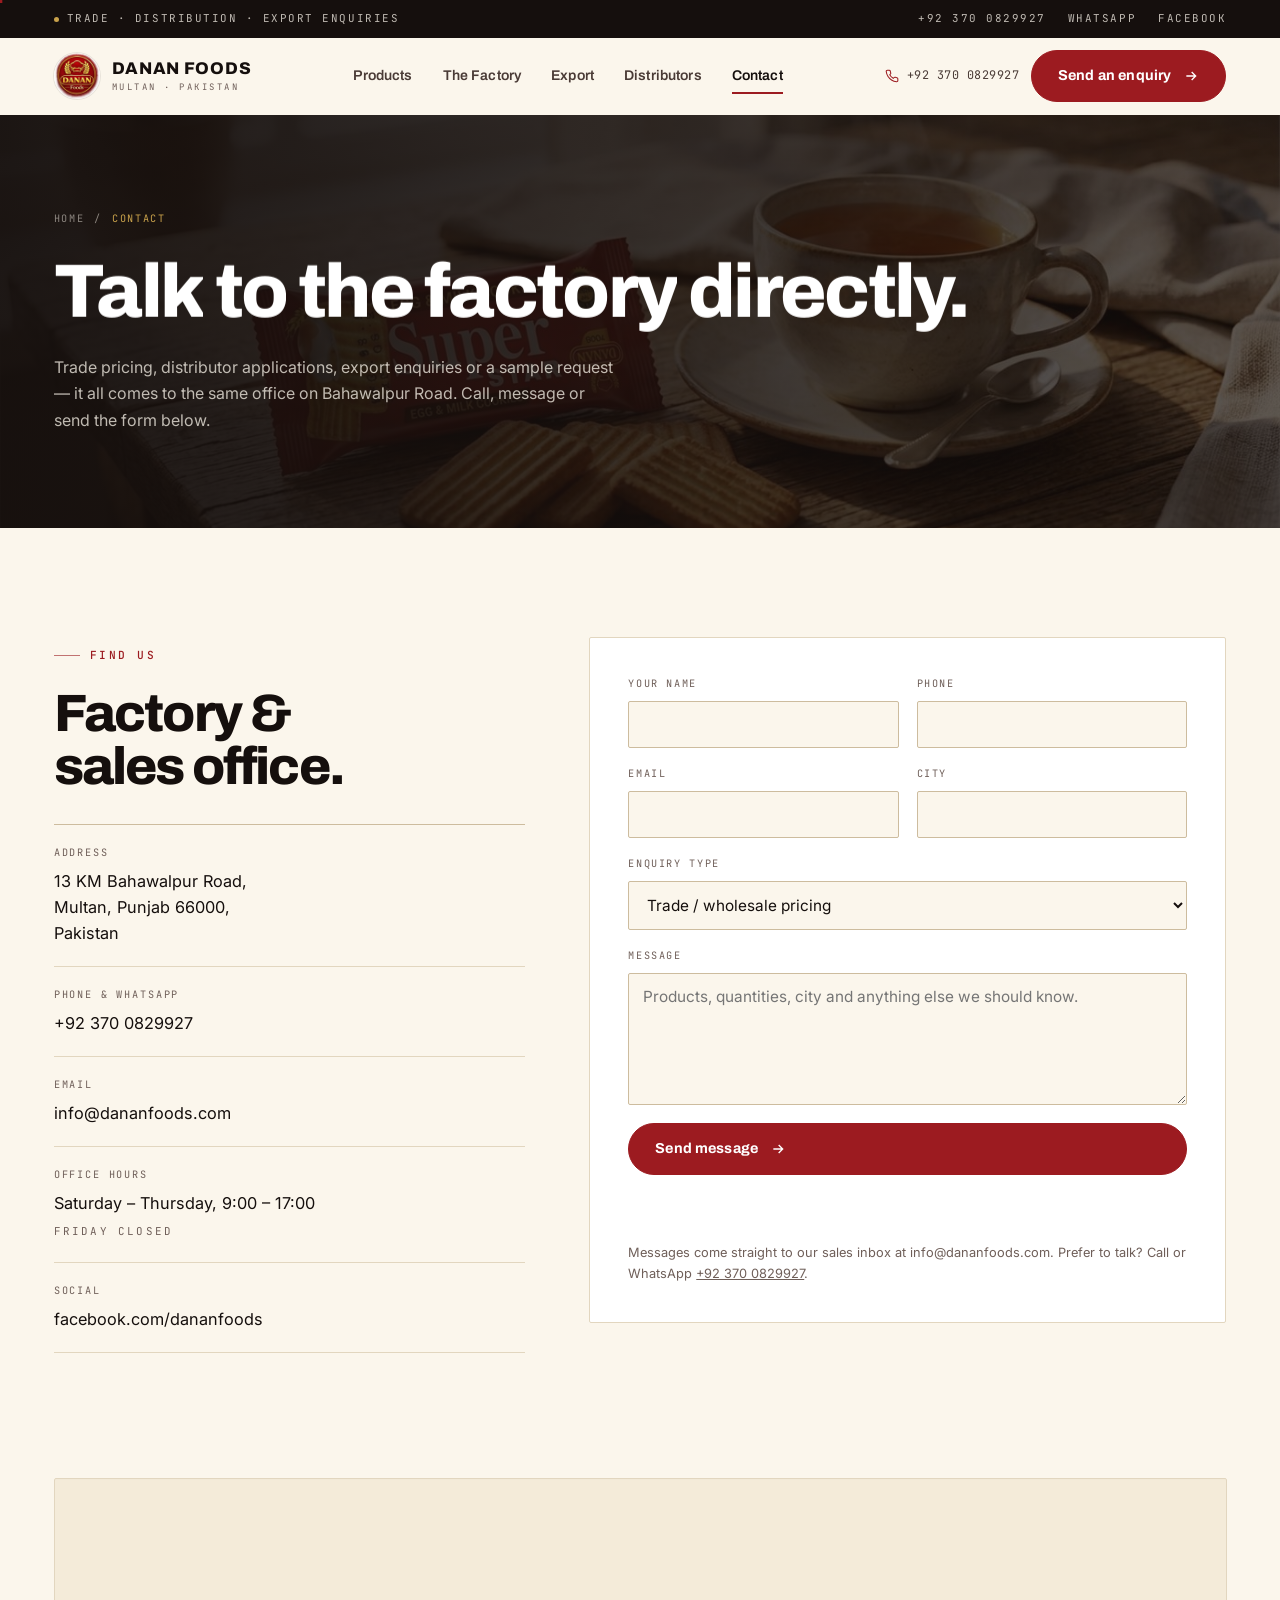
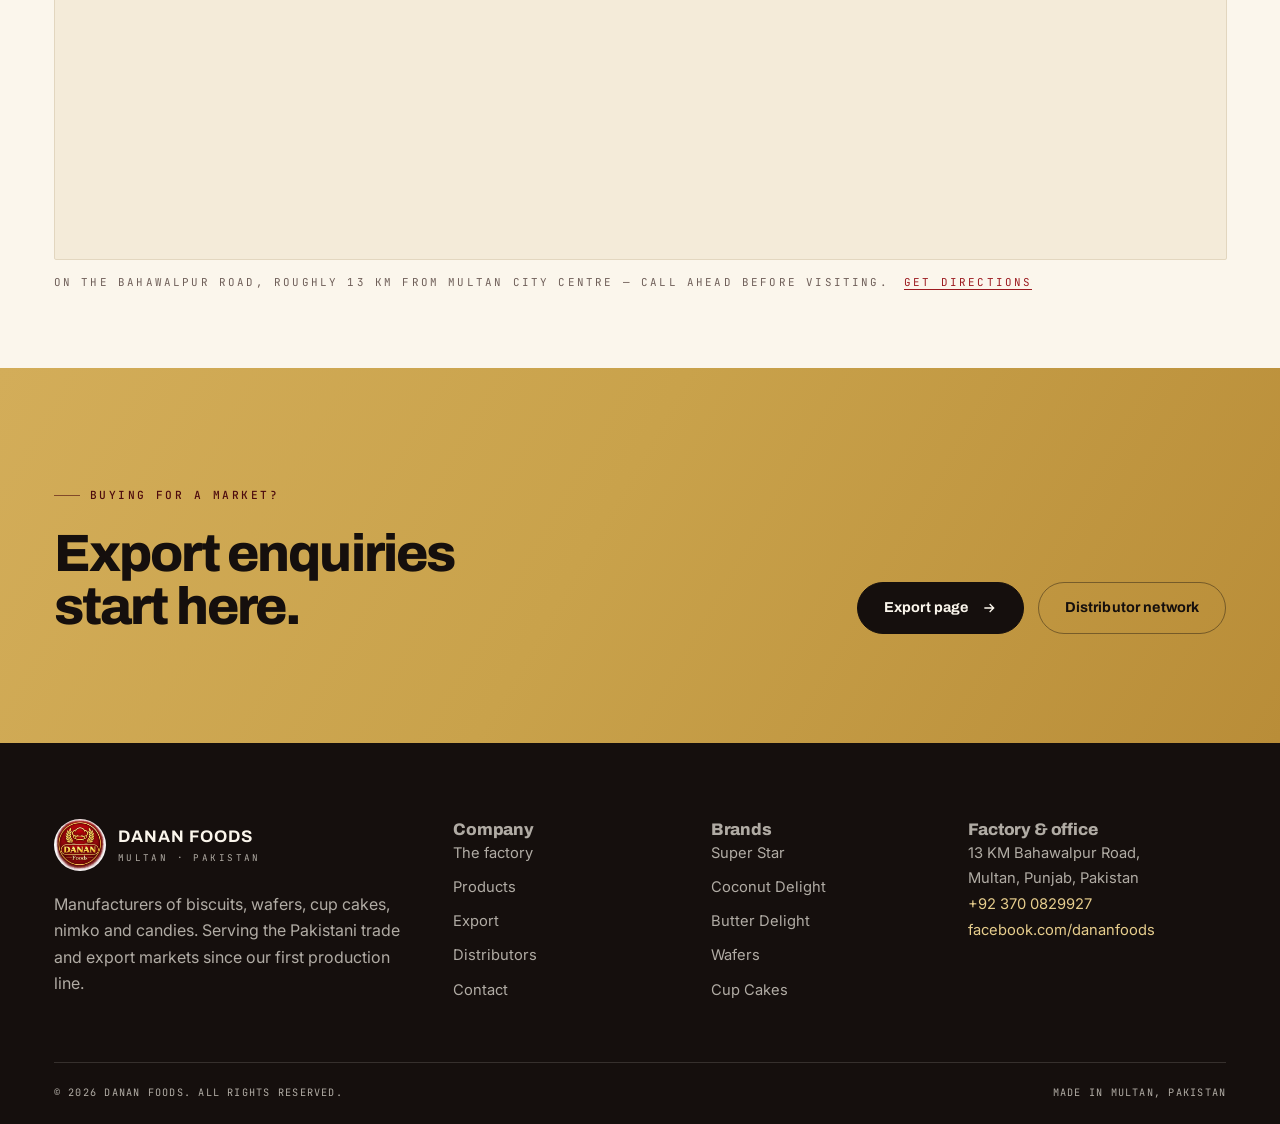
<file: contact.html>
<!DOCTYPE html>
<html lang="en">
<head>
<meta charset="utf-8">
<meta name="viewport" content="width=device-width, initial-scale=1">
<title>Contact — Danan Foods, 13 KM Bahawalpur Road, Multan</title>
<meta name="description" content="Contact Danan Foods: 13 KM Bahawalpur Road, Multan, Punjab, Pakistan. Phone and WhatsApp +92 370 0829927. Trade, distributor and export enquiries.">
<meta name="theme-color" content="#150f0d">
<meta name="robots" content="index, follow, max-image-preview:large">
<link rel="icon" type="image/svg+xml" href="assets/img/favicon.svg">
<link rel="apple-touch-icon" href="assets/img/logo.jpg">
<link rel="preconnect" href="https://fonts.googleapis.com">
<link rel="preconnect" href="https://fonts.gstatic.com" crossorigin>
<link href="https://fonts.googleapis.com/css2?family=Archivo:wght@600;700;800&family=Inter:wght@400;500;600&family=JetBrains+Mono:wght@400;500&family=Playfair+Display:ital,wght@1,400;1,500&display=swap" rel="stylesheet">
<link rel="stylesheet" href="css/styles.css">
<link rel="canonical" href="https://alikamal-dev24.github.io/Danan-Food-Website/contact.html">
<meta property="og:site_name" content="Danan Foods">
<meta property="og:locale" content="en_PK">
<meta property="og:type" content="website">
<meta property="og:url" content="https://alikamal-dev24.github.io/Danan-Food-Website/contact.html">
<meta property="og:title" content="Contact — Danan Foods, 13 KM Bahawalpur Road, Multan">
<meta property="og:description" content="Contact Danan Foods: 13 KM Bahawalpur Road, Multan, Punjab, Pakistan. Phone and WhatsApp +92 370 0829927. Trade, distributor and export enquiries.">
<meta property="og:image" content="https://alikamal-dev24.github.io/Danan-Food-Website/assets/img/super-star-lifestyle.jpg">
<meta property="og:image:type" content="image/jpeg">
<meta property="og:image:width" content="1400">
<meta property="og:image:height" content="617">
<meta property="og:image:alt" content="Danan Super Star egg and milk cookies beside a cup of tea">
<meta name="twitter:card" content="summary_large_image">
<meta name="twitter:title" content="Contact — Danan Foods, 13 KM Bahawalpur Road, Multan">
<meta name="twitter:description" content="Contact Danan Foods: 13 KM Bahawalpur Road, Multan, Punjab, Pakistan. Phone and WhatsApp +92 370 0829927. Trade, distributor and export enquiries.">
<meta name="twitter:image" content="https://alikamal-dev24.github.io/Danan-Food-Website/assets/img/super-star-lifestyle.jpg">
<meta name="twitter:image:alt" content="Danan Super Star egg and milk cookies beside a cup of tea">
<script type="application/ld+json">
{
  "@context": "https://schema.org",
  "@graph": [
    {
      "@type": "ContactPage",
      "@id": "https://alikamal-dev24.github.io/Danan-Food-Website/contact.html#webpage",
      "url": "https://alikamal-dev24.github.io/Danan-Food-Website/contact.html",
      "name": "Contact — Danan Foods, 13 KM Bahawalpur Road, Multan",
      "description": "Contact Danan Foods: 13 KM Bahawalpur Road, Multan, Punjab, Pakistan. Phone and WhatsApp +92 370 0829927. Trade, distributor and export enquiries.",
      "inLanguage": "en",
      "primaryImageOfPage": "https://alikamal-dev24.github.io/Danan-Food-Website/assets/img/super-star-lifestyle.jpg"
    },
    {
      "@type": "BreadcrumbList",
      "@id": "https://alikamal-dev24.github.io/Danan-Food-Website/contact.html#breadcrumb",
      "itemListElement": [
        {
          "@type": "ListItem",
          "position": 1,
          "name": "Home",
          "item": "https://alikamal-dev24.github.io/Danan-Food-Website/"
        },
        {
          "@type": "ListItem",
          "position": 2,
          "name": "Contact",
          "item": "https://alikamal-dev24.github.io/Danan-Food-Website/contact.html"
        }
      ]
    }
  ]
}
</script>
</head>
<body>
<a class="skip-link" href="#main">Skip to content</a>

<div class="page-loader" id="pageLoader" role="status" aria-live="polite" aria-label="Loading Danan Foods">
  <div class="page-loader__inner">
    <svg class="page-loader__biscuit" viewBox="0 0 64 64" aria-hidden="true" focusable="false">
      <g class="cracker">
        <g fill="#dfa964">
        <circle cx="57.5" cy="32.0" r="3.1"/>
        <circle cx="56.0" cy="40.7" r="3.1"/>
        <circle cx="51.5" cy="48.4" r="3.1"/>
        <circle cx="44.8" cy="54.1" r="3.1"/>
        <circle cx="36.4" cy="57.1" r="3.1"/>
        <circle cx="27.6" cy="57.1" r="3.1"/>
        <circle cx="19.3" cy="54.1" r="3.1"/>
        <circle cx="12.5" cy="48.4" r="3.1"/>
        <circle cx="8.0" cy="40.7" r="3.1"/>
        <circle cx="6.5" cy="32.0" r="3.1"/>
        <circle cx="8.0" cy="23.3" r="3.1"/>
        <circle cx="12.5" cy="15.6" r="3.1"/>
        <circle cx="19.2" cy="9.9" r="3.1"/>
        <circle cx="27.6" cy="6.9" r="3.1"/>
        <circle cx="36.4" cy="6.9" r="3.1"/>
        <circle cx="44.8" cy="9.9" r="3.1"/>
        <circle cx="51.5" cy="15.6" r="3.1"/>
        <circle cx="56.0" cy="23.3" r="3.1"/>
        </g>
        <circle cx="32" cy="32" r="26" fill="#e6b878"/>
        <circle cx="32" cy="32" r="26" fill="none" stroke="#b87b34" stroke-width="1.6"/>
        <circle cx="32" cy="32" r="20.5" fill="#f0cb97" opacity=".5"/>
        <circle cx="32" cy="32" r="20.5" fill="none" stroke="#cf9c5c" stroke-width="1.1"/>
        <g fill="#9c1b20">
          <circle class="dock" cx="25" cy="24" r="2.4"/>
          <circle class="dock" cx="38" cy="23" r="2.4"/>
          <circle class="dock" cx="32" cy="31" r="2.4"/>
          <circle class="dock" cx="21" cy="35.5" r="2.4"/>
          <circle class="dock" cx="42" cy="33" r="2.4"/>
          <circle class="dock" cx="27" cy="42" r="2.4"/>
          <circle class="dock" cx="37" cy="41.5" r="2.4"/>
        </g>
        <path d="M50 12a12 12 0 0 0-6 4 12 12 0 0 0 3 12 12 12 0 0 0 15-9 12 12 0 0 0-12-7Z" fill="var(--cream,#fbf6ec)" transform="translate(1,-2)"/>
        <g class="crumbs" fill="#d8a463">
          <circle cx="54" cy="13" r="1.7"/>
          <circle cx="58" cy="20" r="1.2"/>
          <circle cx="50" cy="8" r="1"/>
        </g>
      </g>
    </svg>
    <p class="page-loader__label">Baking<span>.</span><span>.</span><span>.</span></p>
    <div class="page-loader__bar"><i></i></div>
  </div>
</div>

<div class="topbar">
  <div class="wrap topbar__inner">
    <ul class="topbar__list"><li><span class="topbar__dot"></span>Trade · Distribution · Export enquiries</li></ul>
    <ul class="topbar__list topbar__list--end">
      <li><a href="tel:+923700829927">+92 370 0829927</a></li>
      <li><a href="https://wa.me/923700829927" target="_blank" rel="noopener">WhatsApp</a></li>
      <li><a href="https://www.facebook.com/dananfoods/" target="_blank" rel="noopener">Facebook</a></li>
    </ul>
  </div>
</div>

<header class="site-header" id="siteHeader">
  <div class="wrap header__inner">
    <a class="brand" href="index.html" aria-label="Danan Foods — home">
      <img class="brand__mark" src="assets/img/logo.jpg" alt="Danan Foods logo" width="200" height="200">
      <span class="brand__text">
        <span class="brand__name">Danan Foods</span>
        <span class="brand__sub">Multan · Pakistan</span>
      </span>
    </a>
    <nav class="nav" aria-label="Primary">
      <a class="nav__link" href="products.html">Products</a>
      <a class="nav__link" href="about.html">The Factory</a>
      <a class="nav__link" href="export.html">Export</a>
      <a class="nav__link" href="distributors.html">Distributors</a>
      <a class="nav__link" href="contact.html" aria-current="page">Contact</a>
    </nav>
    <div class="header__actions">
      <a class="header__phone" href="tel:+923700829927">
        <svg viewBox="0 0 24 24" fill="none" stroke="currentColor" stroke-width="1.8" aria-hidden="true"><path d="M22 16.9v3a2 2 0 0 1-2.2 2 19.8 19.8 0 0 1-8.6-3.1 19.5 19.5 0 0 1-6-6A19.8 19.8 0 0 1 2.1 4.2 2 2 0 0 1 4.1 2h3a2 2 0 0 1 2 1.7c.1 1 .4 1.9.7 2.8a2 2 0 0 1-.5 2.1L8.1 9.9a16 16 0 0 0 6 6l1.3-1.2a2 2 0 0 1 2.1-.5c.9.3 1.8.6 2.8.7a2 2 0 0 1 1.7 2Z"/></svg>
        +92 370 0829927
      </a>
      <a class="btn" href="#enquiry">Send an enquiry
        <svg viewBox="0 0 24 24" fill="none" stroke="currentColor" stroke-width="2" aria-hidden="true"><path d="M5 12h14M13 6l6 6-6 6"/></svg>
      </a>
      <button class="menu-toggle" id="menuToggle" aria-expanded="false" aria-controls="mobileNav" aria-label="Open menu"><span></span></button>
    </div>
  </div>
</header>

<nav class="mobile-nav" id="mobileNav" aria-label="Mobile" aria-hidden="true">
  <a class="mobile-nav__link" href="index.html">Home <span>01</span></a>
  <a class="mobile-nav__link" href="products.html">Products <span>02</span></a>
  <a class="mobile-nav__link" href="about.html">The Factory <span>03</span></a>
  <a class="mobile-nav__link" href="export.html">Export <span>04</span></a>
  <a class="mobile-nav__link" href="distributors.html">Distributors <span>05</span></a>
  <a class="mobile-nav__link" href="contact.html">Contact <span>06</span></a>
  <div class="mobile-nav__foot">
    <a href="tel:+923700829927">+92 370 0829927</a>
    <span>13 KM Bahawalpur Road, Multan, Pakistan</span>
  </div>
</nav>

<main id="main">
  <section class="page-head">
    <div class="page-head__media">
      <img src="assets/img/super-star-lifestyle.jpg" alt="" width="1400" height="617">
    </div>
    <div class="wrap page-head__inner">
      <nav class="breadcrumb" aria-label="Breadcrumb"><a href="index.html">Home</a> / <span>Contact</span></nav>
      <h1>Talk to the factory directly.</h1>
      <p>Trade pricing, distributor applications, export enquiries or a sample request — it all comes to the same office on Bahawalpur Road. Call, message or send the form below.</p>
    </div>
  </section>

  <section class="section" id="enquiry">
    <div class="wrap contact-grid">
      <div>
        <p class="eyebrow">Find us</p>
        <h2 style="max-width:14ch">Factory &amp; sales office.</h2>
        <dl class="info-list" style="margin-top:30px">
          <div>
            <dt>Address</dt>
            <dd>13 KM Bahawalpur Road,<br>Multan, Punjab 66000,<br>Pakistan</dd>
          </div>
          <div>
            <dt>Phone &amp; WhatsApp</dt>
            <dd><a href="tel:+923700829927">+92 370 0829927</a></dd>
          </div>
          <div>
            <dt>Email</dt>
            <dd><a href="mailto:info@dananfoods.com">info@dananfoods.com</a></dd>
          </div>
          <div>
            <dt>Office hours</dt>
            <dd>Saturday – Thursday, 9:00 – 17:00<br><span class="mono-label">Friday closed</span></dd>
          </div>
          <div>
            <dt>Social</dt>
            <dd><a href="https://www.facebook.com/dananfoods/" target="_blank" rel="noopener">facebook.com/dananfoods</a></dd>
          </div>
        </dl>
      </div>

      <form class="form" data-inquiry action="https://api.web3forms.com/submit" method="POST">
        <!-- Paste your Web3Forms access key below (web3forms.com → enter info@dananfoods.com → key arrives by email) -->
        <input type="hidden" name="access_key" value="REPLACE-WITH-YOUR-WEB3FORMS-ACCESS-KEY">
        <input type="hidden" name="subject" value="New website enquiry — Danan Foods">
        <input type="hidden" name="from_name" value="Danan Foods website">
        <input type="hidden" name="redirect" value="https://alikamal-dev24.github.io/Danan-Food-Website/thanks.html">
        <input type="checkbox" name="botcheck" class="hp" tabindex="-1" autocomplete="off" aria-hidden="true">
        <div class="form__row">
          <div class="field">
            <label for="c-name">Your name</label>
            <input id="c-name" name="name" type="text" autocomplete="name" required>
          </div>
          <div class="field">
            <label for="c-phone">Phone</label>
            <input id="c-phone" name="phone" type="tel" autocomplete="tel">
          </div>
        </div>
        <div class="form__row">
          <div class="field">
            <label for="c-email">Email</label>
            <input id="c-email" name="email" type="email" autocomplete="email" required>
          </div>
          <div class="field">
            <label for="c-city">City</label>
            <input id="c-city" name="city" type="text" autocomplete="address-level2">
          </div>
        </div>
        <div class="field">
          <label for="c-subject">Enquiry type</label>
          <select id="c-subject" name="enquiryType">
            <option>Trade / wholesale pricing</option>
            <option>Become a distributor</option>
            <option>Export enquiry</option>
            <option>Private label / contract packing</option>
            <option>Sample request</option>
            <option>Other</option>
          </select>
        </div>
        <div class="field">
          <label for="c-message">Message</label>
          <textarea id="c-message" name="message" placeholder="Products, quantities, city and anything else we should know."></textarea>
        </div>
        <button class="btn" type="submit">Send message
          <svg viewBox="0 0 24 24" fill="none" stroke="currentColor" stroke-width="2" aria-hidden="true"><path d="M5 12h14M13 6l6 6-6 6"/></svg>
        </button>
        <p class="form__status" role="status" aria-live="polite"></p>
        <p class="form__note">Messages come straight to our sales inbox at info@dananfoods.com. Prefer to talk? Call or WhatsApp <a href="tel:+923700829927" style="text-decoration:underline">+92 370 0829927</a>.</p>
      </form>
    </div>
  </section>

  <section class="section section--tight" style="padding-top:0">
    <div class="wrap">
      <div class="map-frame reveal">
        <iframe
          title="Danan Food Products — 13 KM Bahawalpur Road, Multan"
          src="https://maps.google.com/maps?q=Danan%20Food%20Products%2C%2030.1006221%2C71.4929656&z=16&output=embed"
          loading="lazy"
          referrerpolicy="no-referrer-when-downgrade"></iframe>
      </div>
      <p class="mono-label" style="margin-top:14px">On the Bahawalpur Road, roughly 13 km from Multan city centre — call ahead before visiting.
        <a href="https://maps.app.goo.gl/ZEs1GRC2KbR5RYMN8" target="_blank" rel="noopener" style="color:var(--crimson);border-bottom:1px solid currentColor;margin-left:6px">Get directions</a>
      </p>
    </div>
  </section>

  <section class="section cta-band">
    <div class="wrap cta-band__inner">
      <div>
        <p class="eyebrow" style="color:var(--crimson-900)">Buying for a market?</p>
        <h2>Export enquiries start here.</h2>
      </div>
      <div class="cta-band__actions">
        <a class="btn btn--dark" href="export.html">Export page
          <svg viewBox="0 0 24 24" fill="none" stroke="currentColor" stroke-width="2" aria-hidden="true"><path d="M5 12h14M13 6l6 6-6 6"/></svg>
        </a>
        <a class="btn btn--ghost" href="distributors.html">Distributor network</a>
      </div>
    </div>
  </section>
</main>

<footer class="site-footer">
  <div class="wrap">
    <div class="footer__top">
      <div>
        <div class="footer__brand">
          <img src="assets/img/logo.jpg" alt="" width="200" height="200" loading="lazy">
          <span><strong>Danan Foods</strong><span>Multan · Pakistan</span></span>
        </div>
        <p>Manufacturers of biscuits, wafers, cup cakes, nimko and candies. Serving the Pakistani trade and export markets since our first production line.</p>
      </div>
      <div>
        <h4>Company</h4>
        <div class="footer__links">
          <a href="about.html">The factory</a>
          <a href="products.html">Products</a>
          <a href="export.html">Export</a>
          <a href="distributors.html">Distributors</a>
          <a href="contact.html">Contact</a>
        </div>
      </div>
      <div>
        <h4>Brands</h4>
        <div class="footer__links">
          <a href="products.html#super-star">Super Star</a>
          <a href="products.html#coconut-delight">Coconut Delight</a>
          <a href="products.html#butter-delight">Butter Delight</a>
          <a href="products.html#wafers">Wafers</a>
          <a href="products.html#cakes">Cup Cakes</a>
        </div>
      </div>
      <div>
        <h4>Factory &amp; office</h4>
        <address class="footer__addr">
          13 KM Bahawalpur Road,<br>
          Multan, Punjab, Pakistan<br>
          <a href="tel:+923700829927">+92 370 0829927</a><br>
          <a href="https://www.facebook.com/dananfoods/" target="_blank" rel="noopener">facebook.com/dananfoods</a>
        </address>
      </div>
    </div>
    <div class="footer__bottom">
      <span>© <span id="year">2026</span> Danan Foods. All rights reserved.</span>
      <span>Made in Multan, Pakistan</span>
    </div>
  </div>
</footer>

<script src="js/main.js" defer></script>
<script src="assets/vendor/gsap.min.js" defer></script>
<script src="assets/vendor/ScrollTrigger.min.js" defer></script>
<script src="js/motion.js" defer></script>
</body>
</html>
</file>
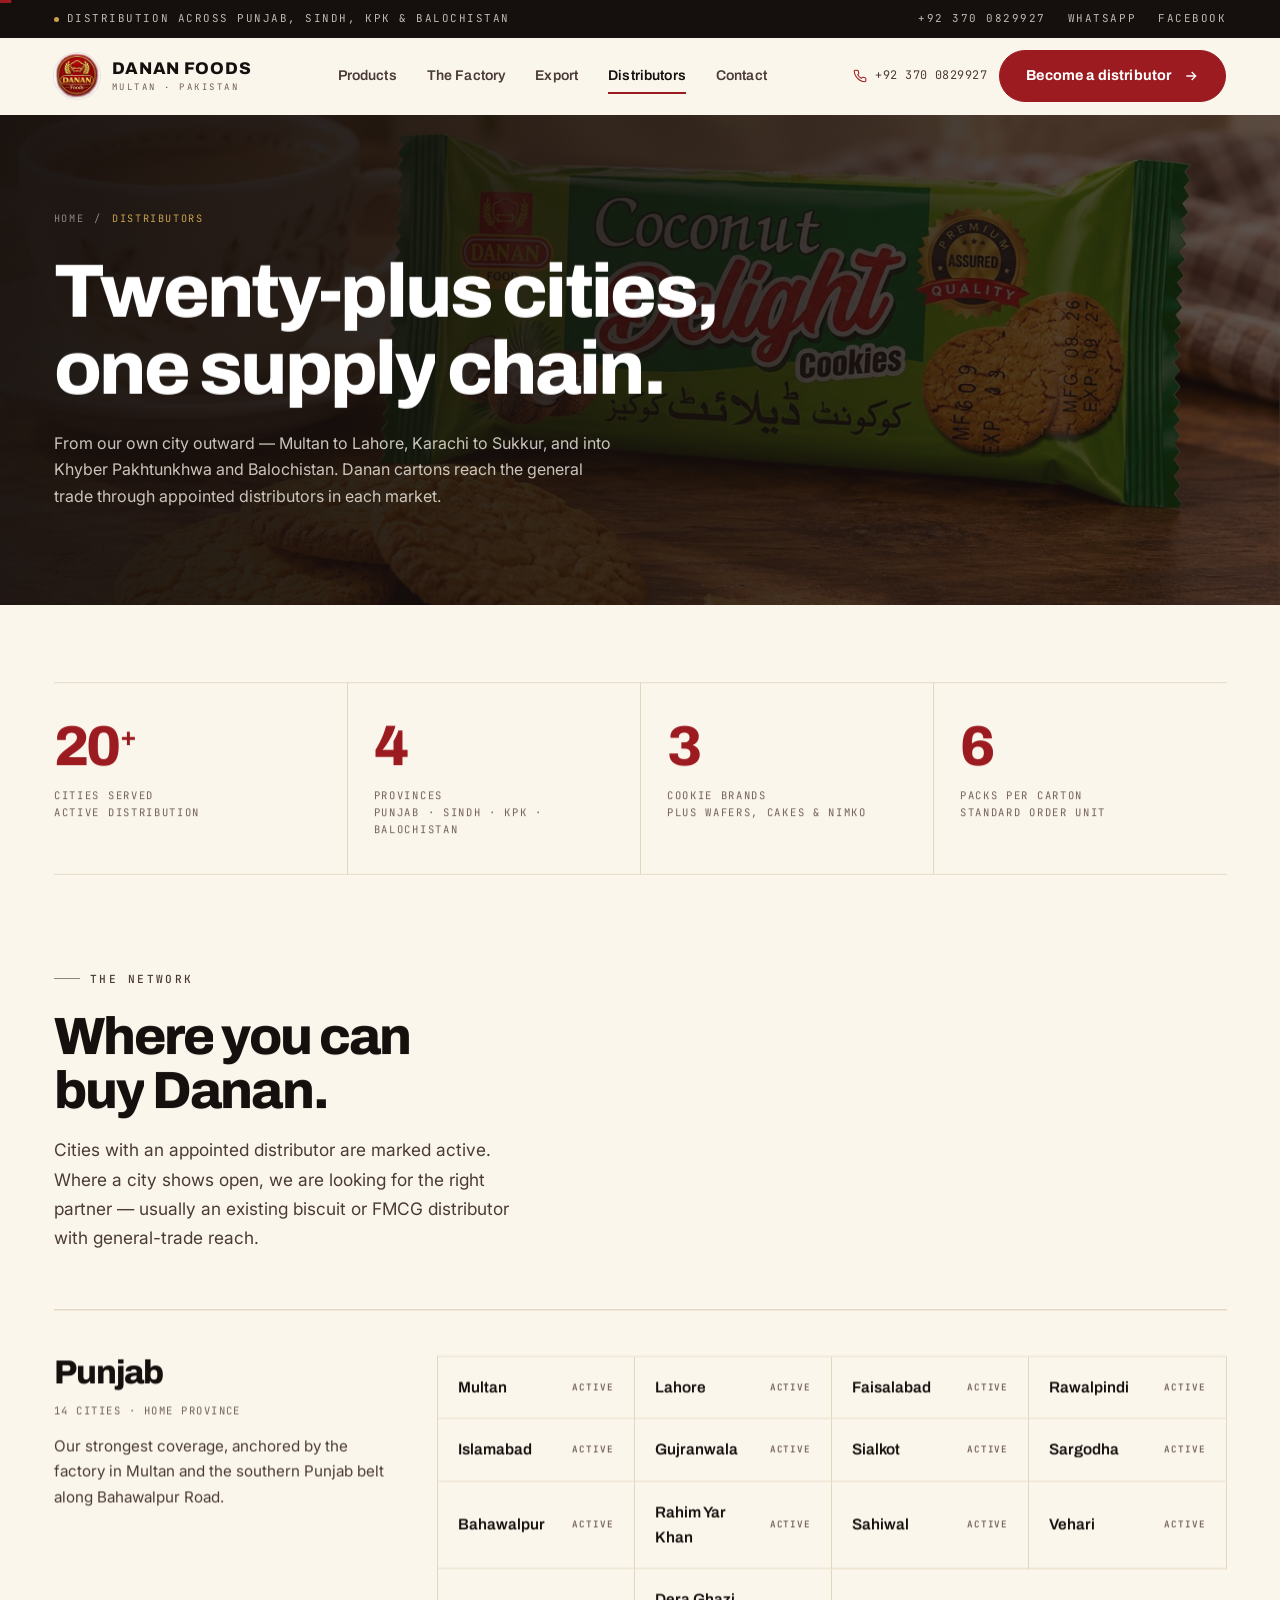
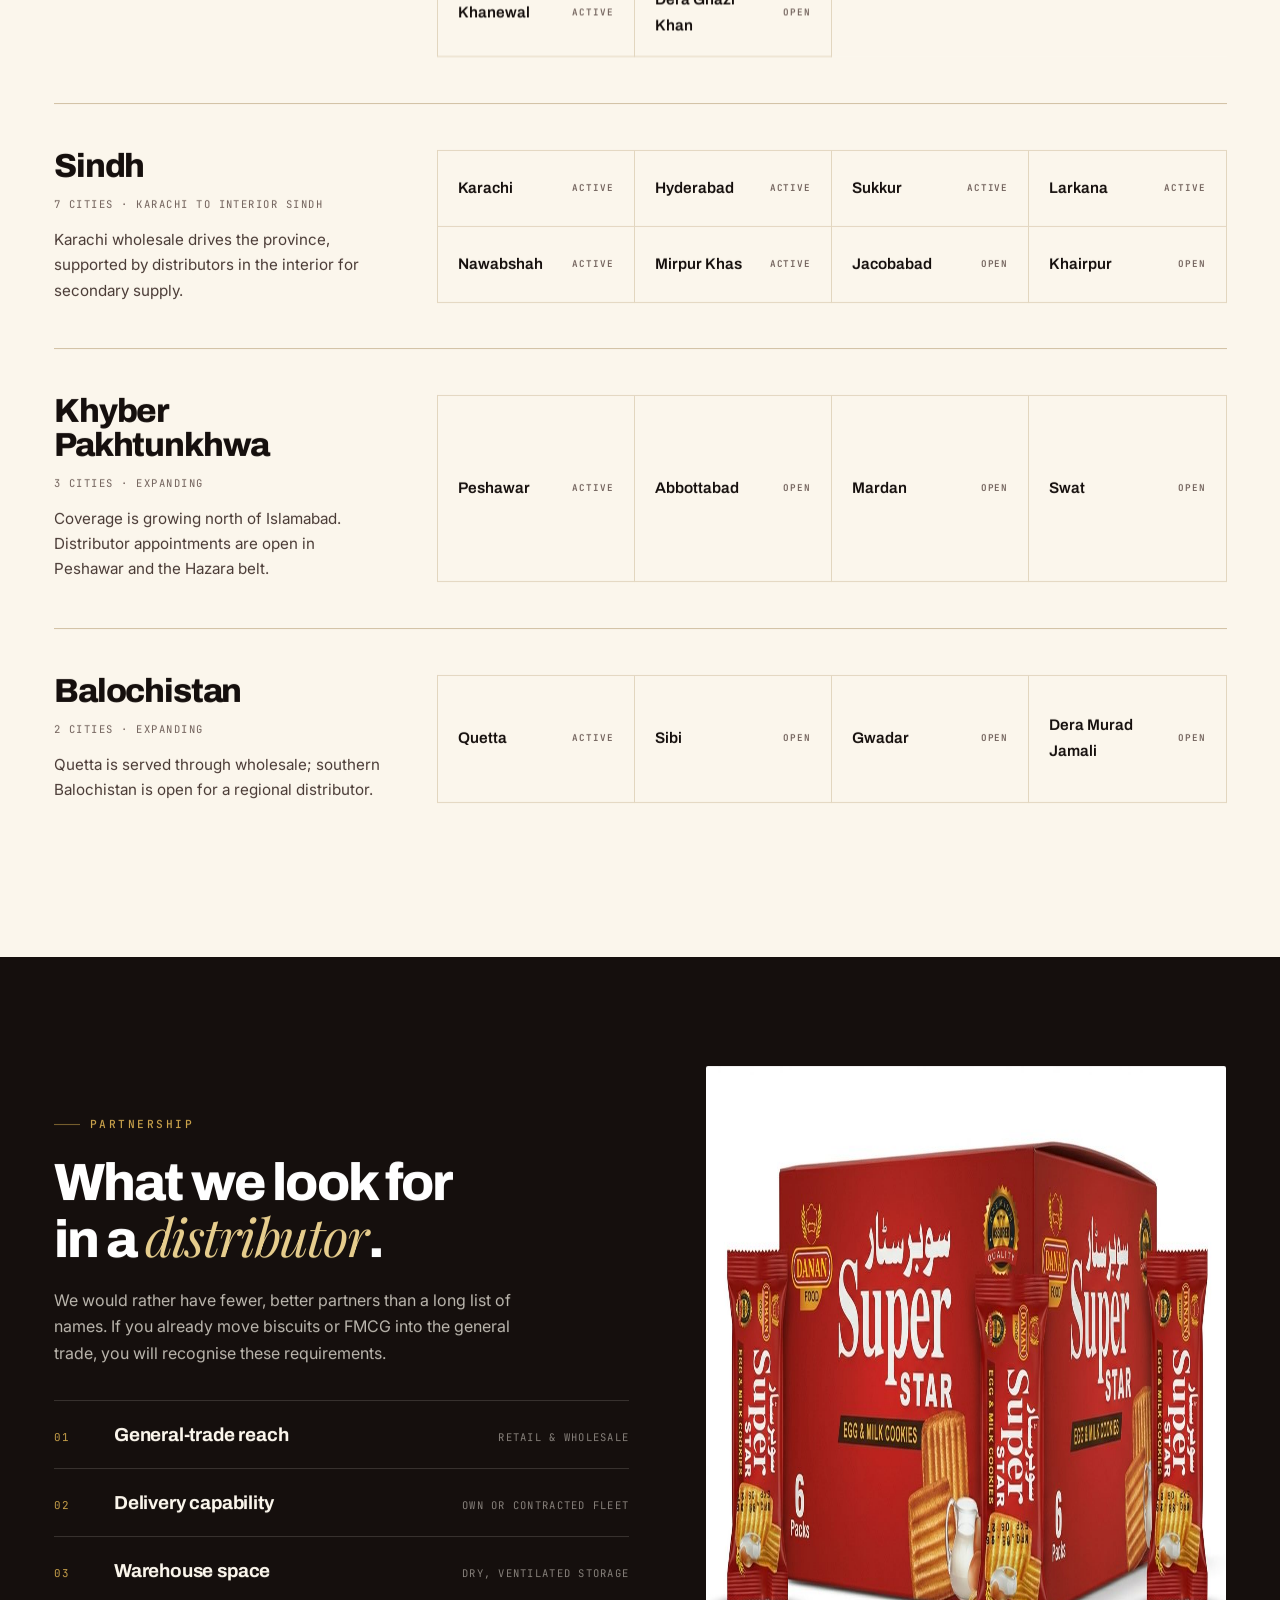
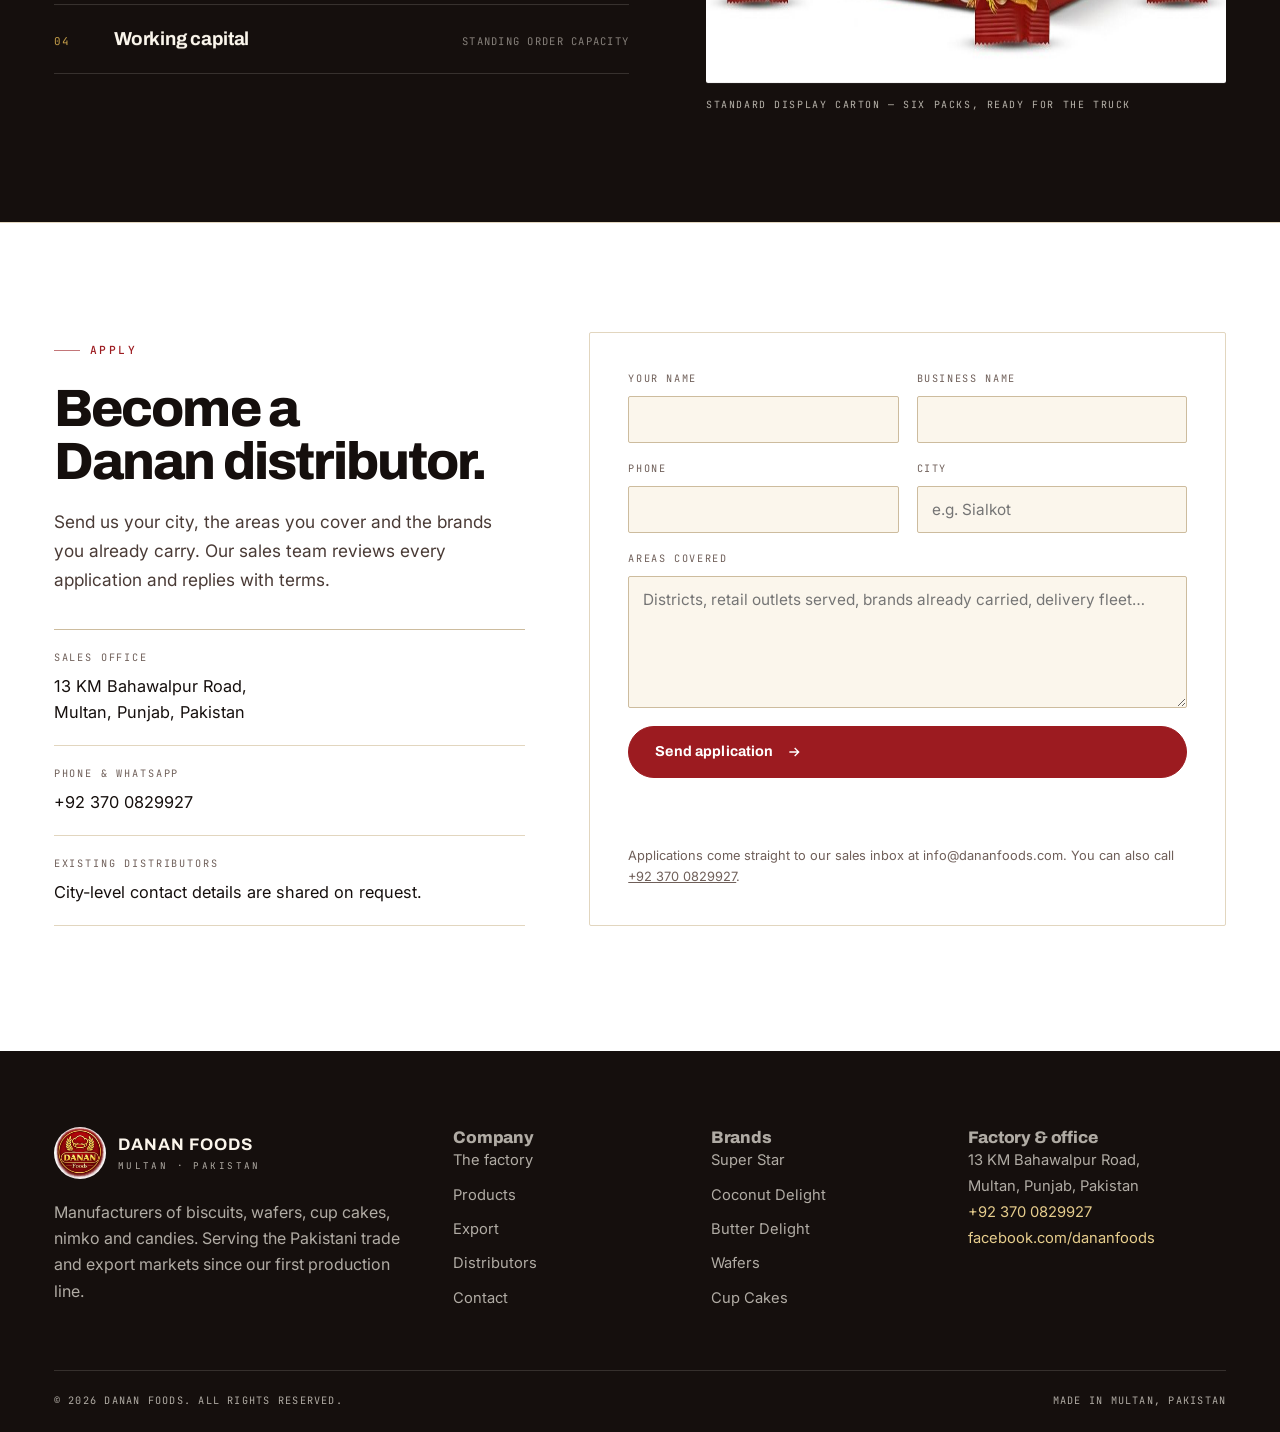
<file: distributors.html>
<!DOCTYPE html>
<html lang="en">
<head>
<meta charset="utf-8">
<meta name="viewport" content="width=device-width, initial-scale=1">
<title>Distributors — 20+ Cities Across Pakistan | Danan Foods</title>
<meta name="description" content="Danan Foods distribution covers 20+ cities across Punjab and Sindh, expanding into Khyber Pakhtunkhwa and Balochistan. Apply to become a distributor.">
<meta name="theme-color" content="#150f0d">
<meta name="robots" content="index, follow, max-image-preview:large">
<link rel="icon" type="image/svg+xml" href="assets/img/favicon.svg">
<link rel="apple-touch-icon" href="assets/img/logo.jpg">
<link rel="preconnect" href="https://fonts.googleapis.com">
<link rel="preconnect" href="https://fonts.gstatic.com" crossorigin>
<link href="https://fonts.googleapis.com/css2?family=Archivo:wght@600;700;800&family=Inter:wght@400;500;600&family=JetBrains+Mono:wght@400;500&family=Playfair+Display:ital,wght@1,400;1,500&display=swap" rel="stylesheet">
<link rel="stylesheet" href="css/styles.css">
<link rel="canonical" href="https://alikamal-dev24.github.io/Danan-Food-Website/distributors.html">
<meta property="og:site_name" content="Danan Foods">
<meta property="og:locale" content="en_PK">
<meta property="og:type" content="website">
<meta property="og:url" content="https://alikamal-dev24.github.io/Danan-Food-Website/distributors.html">
<meta property="og:title" content="Distributors — 20+ Cities Across Pakistan | Danan Foods">
<meta property="og:description" content="Danan Foods distribution covers 20+ cities across Punjab and Sindh, expanding into Khyber Pakhtunkhwa and Balochistan. Apply to become a distributor.">
<meta property="og:image" content="https://alikamal-dev24.github.io/Danan-Food-Website/assets/img/coconut-lifestyle.jpg">
<meta property="og:image:type" content="image/jpeg">
<meta property="og:image:width" content="1400">
<meta property="og:image:height" content="933">
<meta property="og:image:alt" content="Danan Coconut Delight cookies served with tea">
<meta name="twitter:card" content="summary_large_image">
<meta name="twitter:title" content="Distributors — 20+ Cities Across Pakistan | Danan Foods">
<meta name="twitter:description" content="Danan Foods distribution covers 20+ cities across Punjab and Sindh, expanding into Khyber Pakhtunkhwa and Balochistan. Apply to become a distributor.">
<meta name="twitter:image" content="https://alikamal-dev24.github.io/Danan-Food-Website/assets/img/coconut-lifestyle.jpg">
<meta name="twitter:image:alt" content="Danan Coconut Delight cookies served with tea">
<script type="application/ld+json">
{
  "@context": "https://schema.org",
  "@graph": [
    {
      "@type": "WebPage",
      "@id": "https://alikamal-dev24.github.io/Danan-Food-Website/distributors.html#webpage",
      "url": "https://alikamal-dev24.github.io/Danan-Food-Website/distributors.html",
      "name": "Distributors — 20+ Cities Across Pakistan | Danan Foods",
      "description": "Danan Foods distribution covers 20+ cities across Punjab and Sindh, expanding into Khyber Pakhtunkhwa and Balochistan. Apply to become a distributor.",
      "inLanguage": "en",
      "primaryImageOfPage": "https://alikamal-dev24.github.io/Danan-Food-Website/assets/img/coconut-lifestyle.jpg"
    },
    {
      "@type": "BreadcrumbList",
      "@id": "https://alikamal-dev24.github.io/Danan-Food-Website/distributors.html#breadcrumb",
      "itemListElement": [
        {
          "@type": "ListItem",
          "position": 1,
          "name": "Home",
          "item": "https://alikamal-dev24.github.io/Danan-Food-Website/"
        },
        {
          "@type": "ListItem",
          "position": 2,
          "name": "Distributors",
          "item": "https://alikamal-dev24.github.io/Danan-Food-Website/distributors.html"
        }
      ]
    }
  ]
}
</script>
</head>
<body>
<a class="skip-link" href="#main">Skip to content</a>

<div class="page-loader" id="pageLoader" role="status" aria-live="polite" aria-label="Loading Danan Foods">
  <div class="page-loader__inner">
    <svg class="page-loader__biscuit" viewBox="0 0 64 64" aria-hidden="true" focusable="false">
      <g class="cracker">
        <g fill="#dfa964">
        <circle cx="57.5" cy="32.0" r="3.1"/>
        <circle cx="56.0" cy="40.7" r="3.1"/>
        <circle cx="51.5" cy="48.4" r="3.1"/>
        <circle cx="44.8" cy="54.1" r="3.1"/>
        <circle cx="36.4" cy="57.1" r="3.1"/>
        <circle cx="27.6" cy="57.1" r="3.1"/>
        <circle cx="19.3" cy="54.1" r="3.1"/>
        <circle cx="12.5" cy="48.4" r="3.1"/>
        <circle cx="8.0" cy="40.7" r="3.1"/>
        <circle cx="6.5" cy="32.0" r="3.1"/>
        <circle cx="8.0" cy="23.3" r="3.1"/>
        <circle cx="12.5" cy="15.6" r="3.1"/>
        <circle cx="19.2" cy="9.9" r="3.1"/>
        <circle cx="27.6" cy="6.9" r="3.1"/>
        <circle cx="36.4" cy="6.9" r="3.1"/>
        <circle cx="44.8" cy="9.9" r="3.1"/>
        <circle cx="51.5" cy="15.6" r="3.1"/>
        <circle cx="56.0" cy="23.3" r="3.1"/>
        </g>
        <circle cx="32" cy="32" r="26" fill="#e6b878"/>
        <circle cx="32" cy="32" r="26" fill="none" stroke="#b87b34" stroke-width="1.6"/>
        <circle cx="32" cy="32" r="20.5" fill="#f0cb97" opacity=".5"/>
        <circle cx="32" cy="32" r="20.5" fill="none" stroke="#cf9c5c" stroke-width="1.1"/>
        <g fill="#9c1b20">
          <circle class="dock" cx="25" cy="24" r="2.4"/>
          <circle class="dock" cx="38" cy="23" r="2.4"/>
          <circle class="dock" cx="32" cy="31" r="2.4"/>
          <circle class="dock" cx="21" cy="35.5" r="2.4"/>
          <circle class="dock" cx="42" cy="33" r="2.4"/>
          <circle class="dock" cx="27" cy="42" r="2.4"/>
          <circle class="dock" cx="37" cy="41.5" r="2.4"/>
        </g>
        <path d="M50 12a12 12 0 0 0-6 4 12 12 0 0 0 3 12 12 12 0 0 0 15-9 12 12 0 0 0-12-7Z" fill="var(--cream,#fbf6ec)" transform="translate(1,-2)"/>
        <g class="crumbs" fill="#d8a463">
          <circle cx="54" cy="13" r="1.7"/>
          <circle cx="58" cy="20" r="1.2"/>
          <circle cx="50" cy="8" r="1"/>
        </g>
      </g>
    </svg>
    <p class="page-loader__label">Baking<span>.</span><span>.</span><span>.</span></p>
    <div class="page-loader__bar"><i></i></div>
  </div>
</div>

<div class="topbar">
  <div class="wrap topbar__inner">
    <ul class="topbar__list"><li><span class="topbar__dot"></span>Distribution across Punjab, Sindh, KPK &amp; Balochistan</li></ul>
    <ul class="topbar__list topbar__list--end">
      <li><a href="tel:+923700829927">+92 370 0829927</a></li>
      <li><a href="https://wa.me/923700829927" target="_blank" rel="noopener">WhatsApp</a></li>
      <li><a href="https://www.facebook.com/dananfoods/" target="_blank" rel="noopener">Facebook</a></li>
    </ul>
  </div>
</div>

<header class="site-header" id="siteHeader">
  <div class="wrap header__inner">
    <a class="brand" href="index.html" aria-label="Danan Foods — home">
      <img class="brand__mark" src="assets/img/logo.jpg" alt="Danan Foods logo" width="200" height="200">
      <span class="brand__text">
        <span class="brand__name">Danan Foods</span>
        <span class="brand__sub">Multan · Pakistan</span>
      </span>
    </a>
    <nav class="nav" aria-label="Primary">
      <a class="nav__link" href="products.html">Products</a>
      <a class="nav__link" href="about.html">The Factory</a>
      <a class="nav__link" href="export.html">Export</a>
      <a class="nav__link" href="distributors.html" aria-current="page">Distributors</a>
      <a class="nav__link" href="contact.html">Contact</a>
    </nav>
    <div class="header__actions">
      <a class="header__phone" href="tel:+923700829927">
        <svg viewBox="0 0 24 24" fill="none" stroke="currentColor" stroke-width="1.8" aria-hidden="true"><path d="M22 16.9v3a2 2 0 0 1-2.2 2 19.8 19.8 0 0 1-8.6-3.1 19.5 19.5 0 0 1-6-6A19.8 19.8 0 0 1 2.1 4.2 2 2 0 0 1 4.1 2h3a2 2 0 0 1 2 1.7c.1 1 .4 1.9.7 2.8a2 2 0 0 1-.5 2.1L8.1 9.9a16 16 0 0 0 6 6l1.3-1.2a2 2 0 0 1 2.1-.5c.9.3 1.8.6 2.8.7a2 2 0 0 1 1.7 2Z"/></svg>
        +92 370 0829927
      </a>
      <a class="btn" href="#apply">Become a distributor
        <svg viewBox="0 0 24 24" fill="none" stroke="currentColor" stroke-width="2" aria-hidden="true"><path d="M5 12h14M13 6l6 6-6 6"/></svg>
      </a>
      <button class="menu-toggle" id="menuToggle" aria-expanded="false" aria-controls="mobileNav" aria-label="Open menu"><span></span></button>
    </div>
  </div>
</header>

<nav class="mobile-nav" id="mobileNav" aria-label="Mobile" aria-hidden="true">
  <a class="mobile-nav__link" href="index.html">Home <span>01</span></a>
  <a class="mobile-nav__link" href="products.html">Products <span>02</span></a>
  <a class="mobile-nav__link" href="about.html">The Factory <span>03</span></a>
  <a class="mobile-nav__link" href="export.html">Export <span>04</span></a>
  <a class="mobile-nav__link" href="distributors.html">Distributors <span>05</span></a>
  <a class="mobile-nav__link" href="contact.html">Contact <span>06</span></a>
  <div class="mobile-nav__foot">
    <a href="tel:+923700829927">+92 370 0829927</a>
    <span>13 KM Bahawalpur Road, Multan, Pakistan</span>
  </div>
</nav>

<main id="main">
  <section class="page-head">
    <div class="page-head__media">
      <img src="assets/img/coconut-lifestyle.jpg" alt="" width="1400" height="933">
    </div>
    <div class="wrap page-head__inner">
      <nav class="breadcrumb" aria-label="Breadcrumb"><a href="index.html">Home</a> / <span>Distributors</span></nav>
      <h1>Twenty-plus cities, one supply chain.</h1>
      <p>From our own city outward — Multan to Lahore, Karachi to Sukkur, and into Khyber Pakhtunkhwa and Balochistan. Danan cartons reach the general trade through appointed distributors in each market.</p>
    </div>
  </section>

  <section class="section section--tight">
    <div class="wrap">
      <div class="stats reveal" style="border-bottom:1px solid var(--line)">
        <div class="stat">
          <div class="stat__value">20<sup>+</sup></div>
          <div class="stat__label">Cities served<br>Active distribution</div>
        </div>
        <div class="stat">
          <div class="stat__value">4</div>
          <div class="stat__label">Provinces<br>Punjab · Sindh · KPK · Balochistan</div>
        </div>
        <div class="stat">
          <div class="stat__value">3</div>
          <div class="stat__label">Cookie brands<br>Plus wafers, cakes &amp; nimko</div>
        </div>
        <div class="stat">
          <div class="stat__value">6</div>
          <div class="stat__label">Packs per carton<br>Standard order unit</div>
        </div>
      </div>
    </div>
  </section>

  <section class="section" style="padding-top:0" aria-labelledby="networkTitle">
    <div class="wrap">
      <div class="section-head">
        <div class="section-head__text">
          <p class="eyebrow">The network</p>
          <h2 id="networkTitle">Where you can buy Danan.</h2>
          <p class="lead">Cities with an appointed distributor are marked active. Where a city shows open, we are looking for the right partner — usually an existing biscuit or FMCG distributor with general-trade reach.</p>
        </div>
      </div>

      <!-- Punjab -->
      <div class="province-block reveal">
        <div>
          <h2>Punjab</h2>
          <p class="province-block__meta">14 cities · Home province</p>
          <p style="margin-top:14px;color:var(--ink-soft);font-size:.95rem;max-width:34ch">Our strongest coverage, anchored by the factory in Multan and the southern Punjab belt along Bahawalpur Road.</p>
        </div>
        <div class="city-grid">
          <div class="city">Multan <span>Active</span></div>
          <div class="city">Lahore <span>Active</span></div>
          <div class="city">Faisalabad <span>Active</span></div>
          <div class="city">Rawalpindi <span>Active</span></div>
          <div class="city">Islamabad <span>Active</span></div>
          <div class="city">Gujranwala <span>Active</span></div>
          <div class="city">Sialkot <span>Active</span></div>
          <div class="city">Sargodha <span>Active</span></div>
          <div class="city">Bahawalpur <span>Active</span></div>
          <div class="city">Rahim Yar Khan <span>Active</span></div>
          <div class="city">Sahiwal <span>Active</span></div>
          <div class="city">Vehari <span>Active</span></div>
          <div class="city">Khanewal <span>Active</span></div>
          <div class="city">Dera Ghazi Khan <span>Open</span></div>
        </div>
      </div>

      <!-- Sindh -->
      <div class="province-block reveal">
        <div>
          <h2>Sindh</h2>
          <p class="province-block__meta">7 cities · Karachi to interior Sindh</p>
          <p style="margin-top:14px;color:var(--ink-soft);font-size:.95rem;max-width:34ch">Karachi wholesale drives the province, supported by distributors in the interior for secondary supply.</p>
        </div>
        <div class="city-grid">
          <div class="city">Karachi <span>Active</span></div>
          <div class="city">Hyderabad <span>Active</span></div>
          <div class="city">Sukkur <span>Active</span></div>
          <div class="city">Larkana <span>Active</span></div>
          <div class="city">Nawabshah <span>Active</span></div>
          <div class="city">Mirpur Khas <span>Active</span></div>
          <div class="city">Jacobabad <span>Open</span></div>
          <div class="city">Khairpur <span>Open</span></div>
        </div>
      </div>

      <!-- KPK -->
      <div class="province-block reveal">
        <div>
          <h2>Khyber Pakhtunkhwa</h2>
          <p class="province-block__meta">3 cities · Expanding</p>
          <p style="margin-top:14px;color:var(--ink-soft);font-size:.95rem;max-width:34ch">Coverage is growing north of Islamabad. Distributor appointments are open in Peshawar and the Hazara belt.</p>
        </div>
        <div class="city-grid">
          <div class="city">Peshawar <span>Active</span></div>
          <div class="city">Abbottabad <span>Open</span></div>
          <div class="city">Mardan <span>Open</span></div>
          <div class="city">Swat <span>Open</span></div>
        </div>
      </div>

      <!-- Balochistan -->
      <div class="province-block reveal">
        <div>
          <h2>Balochistan</h2>
          <p class="province-block__meta">2 cities · Expanding</p>
          <p style="margin-top:14px;color:var(--ink-soft);font-size:.95rem;max-width:34ch">Quetta is served through wholesale; southern Balochistan is open for a regional distributor.</p>
        </div>
        <div class="city-grid">
          <div class="city">Quetta <span>Active</span></div>
          <div class="city">Sibi <span>Open</span></div>
          <div class="city">Gwadar <span>Open</span></div>
          <div class="city">Dera Murad Jamali <span>Open</span></div>
        </div>
      </div>
    </div>
  </section>

  <section class="section band" aria-labelledby="partnerTitle">
    <div class="wrap band__inner">
      <div class="reveal">
        <p class="eyebrow">Partnership</p>
        <h2 id="partnerTitle">What we look for in a <em>distributor</em>.</h2>
        <p style="margin-top:20px;max-width:46ch">We would rather have fewer, better partners than a long list of names. If you already move biscuits or FMCG into the general trade, you will recognise these requirements.</p>
        <div class="band__list">
          <div class="band__row"><span>01</span><strong>General-trade reach</strong><span>Retail &amp; wholesale</span></div>
          <div class="band__row"><span>02</span><strong>Delivery capability</strong><span>Own or contracted fleet</span></div>
          <div class="band__row"><span>03</span><strong>Warehouse space</strong><span>Dry, ventilated storage</span></div>
          <div class="band__row"><span>04</span><strong>Working capital</strong><span>Standing order capacity</span></div>
        </div>
      </div>
      <div class="reveal">
        <img src="assets/img/super-star-family.jpg" alt="Super Star cartons and packs ready for dispatch" loading="lazy" width="1400" height="617" style="border-radius:2px">
        <p class="band__caption">Standard display carton — six packs, ready for the truck</p>
      </div>
    </div>
  </section>

  <section class="section" id="apply" style="background:var(--white);border-top:1px solid var(--line)">
    <div class="wrap contact-grid">
      <div>
        <p class="eyebrow">Apply</p>
        <h2>Become a Danan distributor.</h2>
        <p class="lead" style="margin-top:18px">Send us your city, the areas you cover and the brands you already carry. Our sales team reviews every application and replies with terms.</p>
        <dl class="info-list" style="margin-top:34px">
          <div>
            <dt>Sales office</dt>
            <dd>13 KM Bahawalpur Road,<br>Multan, Punjab, Pakistan</dd>
          </div>
          <div>
            <dt>Phone &amp; WhatsApp</dt>
            <dd><a href="tel:+923700829927">+92 370 0829927</a></dd>
          </div>
          <div>
            <dt>Existing distributors</dt>
            <dd>City-level contact details are shared on request.</dd>
          </div>
        </dl>
      </div>

      <form class="form" data-inquiry action="https://api.web3forms.com/submit" method="POST">
        <!-- Paste your Web3Forms access key below (web3forms.com → enter info@dananfoods.com → key arrives by email) -->
        <input type="hidden" name="access_key" value="REPLACE-WITH-YOUR-WEB3FORMS-ACCESS-KEY">
        <input type="hidden" name="subject" value="Distributor application — Danan Foods">
        <input type="hidden" name="from_name" value="Danan Foods website">
        <input type="hidden" name="redirect" value="https://alikamal-dev24.github.io/Danan-Food-Website/thanks.html">
        <input type="checkbox" name="botcheck" class="hp" tabindex="-1" autocomplete="off" aria-hidden="true">
        <div class="form__row">
          <div class="field">
            <label for="d-name">Your name</label>
            <input id="d-name" name="name" type="text" autocomplete="name" required>
          </div>
          <div class="field">
            <label for="d-business">Business name</label>
            <input id="d-business" name="business" type="text" autocomplete="organization">
          </div>
        </div>
        <div class="form__row">
          <div class="field">
            <label for="d-phone">Phone</label>
            <input id="d-phone" name="phone" type="tel" autocomplete="tel" required>
          </div>
          <div class="field">
            <label for="d-city">City</label>
            <input id="d-city" name="city" type="text" placeholder="e.g. Sialkot">
          </div>
        </div>
        <div class="field">
          <label for="d-areas">Areas covered</label>
          <textarea id="d-areas" name="areas" placeholder="Districts, retail outlets served, brands already carried, delivery fleet…"></textarea>
        </div>
        <button class="btn" type="submit">Send application
          <svg viewBox="0 0 24 24" fill="none" stroke="currentColor" stroke-width="2" aria-hidden="true"><path d="M5 12h14M13 6l6 6-6 6"/></svg>
        </button>
        <p class="form__status" role="status" aria-live="polite"></p>
        <p class="form__note">Applications come straight to our sales inbox at info@dananfoods.com. You can also call <a href="tel:+923700829927" style="text-decoration:underline">+92 370 0829927</a>.</p>
      </form>
    </div>
  </section>
</main>

<footer class="site-footer">
  <div class="wrap">
    <div class="footer__top">
      <div>
        <div class="footer__brand">
          <img src="assets/img/logo.jpg" alt="" width="200" height="200" loading="lazy">
          <span><strong>Danan Foods</strong><span>Multan · Pakistan</span></span>
        </div>
        <p>Manufacturers of biscuits, wafers, cup cakes, nimko and candies. Serving the Pakistani trade and export markets since our first production line.</p>
      </div>
      <div>
        <h4>Company</h4>
        <div class="footer__links">
          <a href="about.html">The factory</a>
          <a href="products.html">Products</a>
          <a href="export.html">Export</a>
          <a href="distributors.html">Distributors</a>
          <a href="contact.html">Contact</a>
        </div>
      </div>
      <div>
        <h4>Brands</h4>
        <div class="footer__links">
          <a href="products.html#super-star">Super Star</a>
          <a href="products.html#coconut-delight">Coconut Delight</a>
          <a href="products.html#butter-delight">Butter Delight</a>
          <a href="products.html#wafers">Wafers</a>
          <a href="products.html#cakes">Cup Cakes</a>
        </div>
      </div>
      <div>
        <h4>Factory &amp; office</h4>
        <address class="footer__addr">
          13 KM Bahawalpur Road,<br>
          Multan, Punjab, Pakistan<br>
          <a href="tel:+923700829927">+92 370 0829927</a><br>
          <a href="https://www.facebook.com/dananfoods/" target="_blank" rel="noopener">facebook.com/dananfoods</a>
        </address>
      </div>
    </div>
    <div class="footer__bottom">
      <span>© <span id="year">2026</span> Danan Foods. All rights reserved.</span>
      <span>Made in Multan, Pakistan</span>
    </div>
  </div>
</footer>

<script src="js/main.js" defer></script>
<script src="assets/vendor/gsap.min.js" defer></script>
<script src="assets/vendor/ScrollTrigger.min.js" defer></script>
<script src="js/motion.js" defer></script>
</body>
</html>
</file>
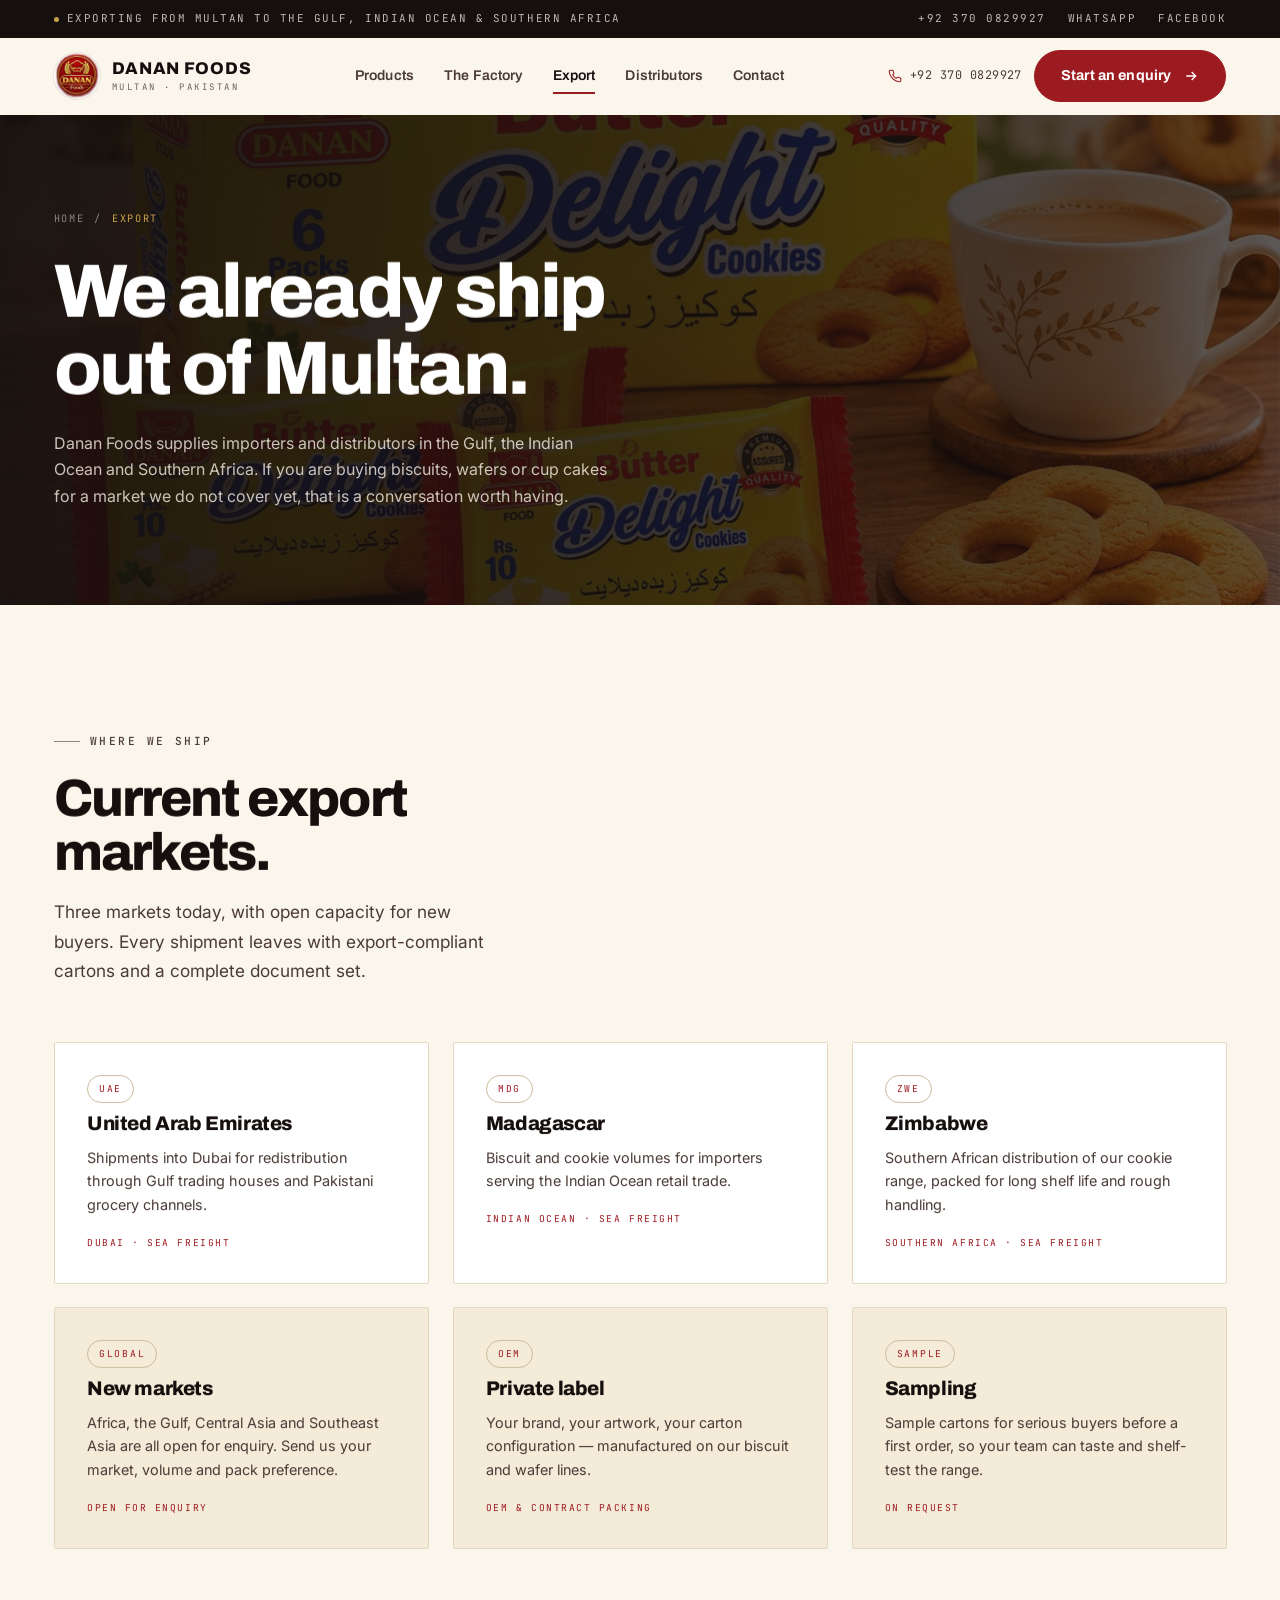
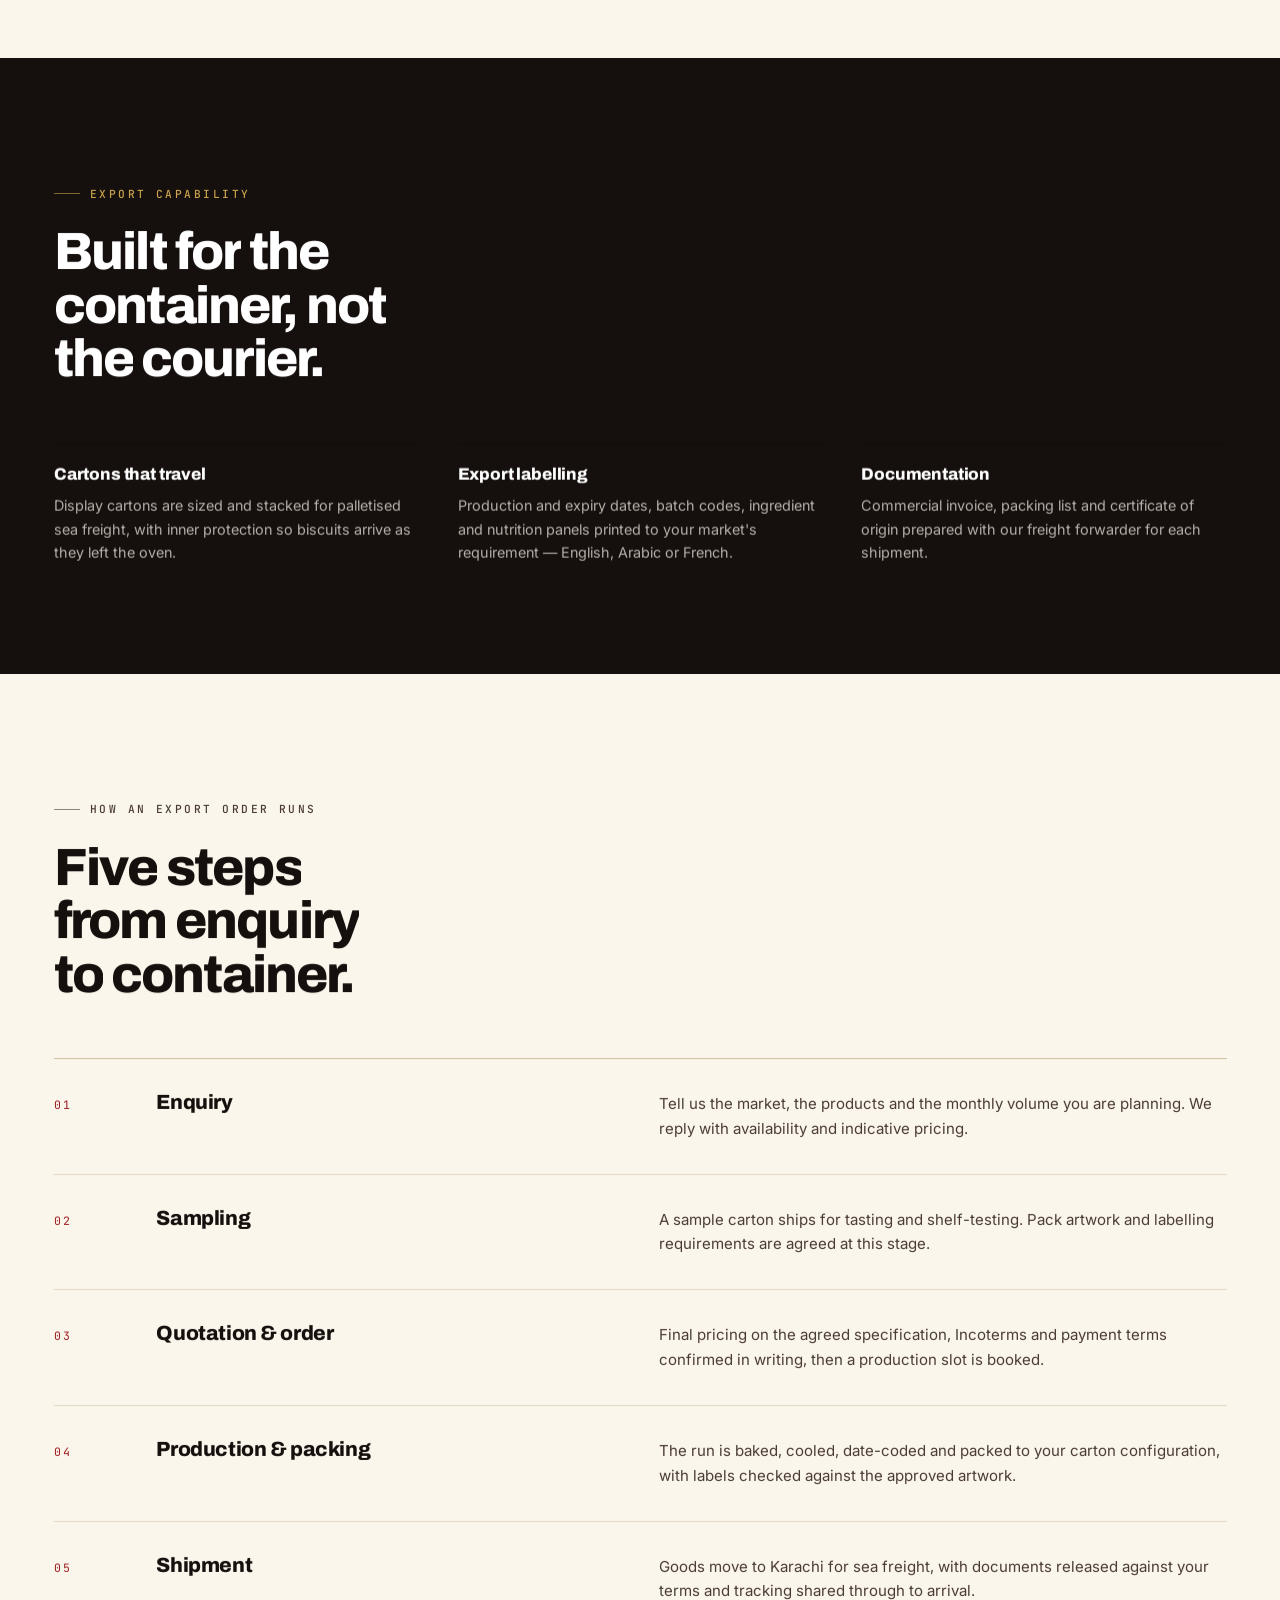
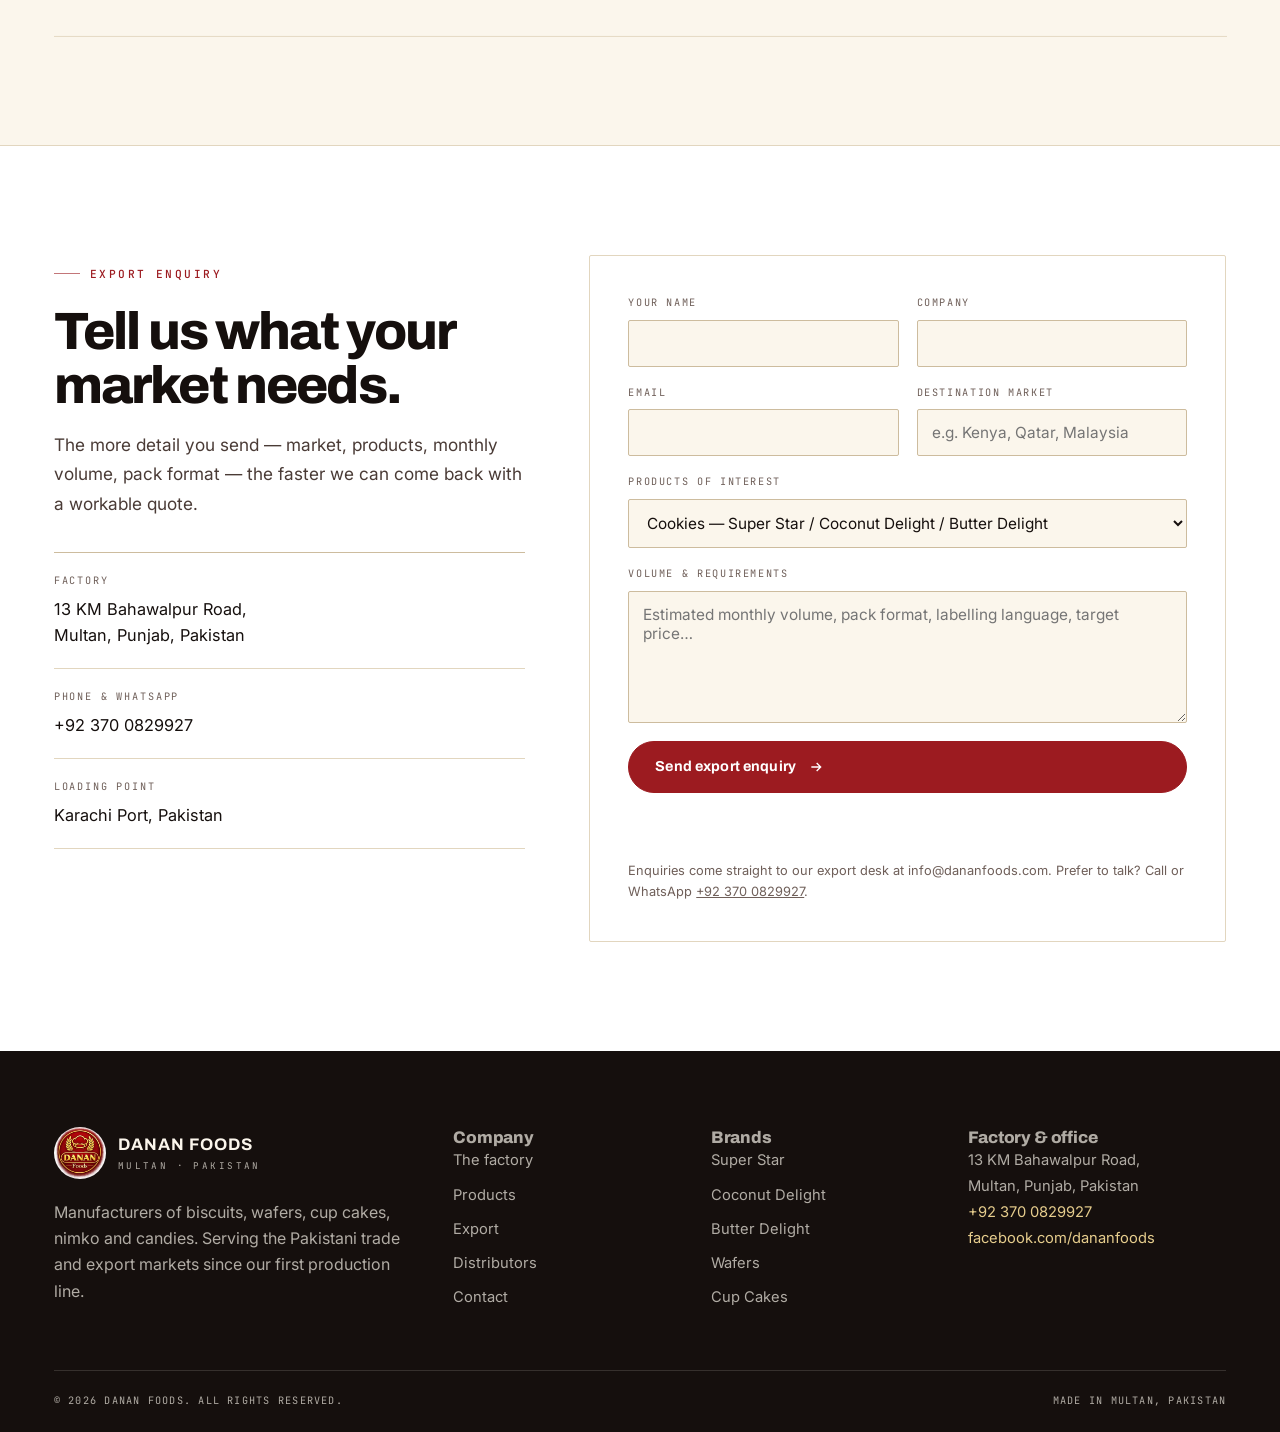
<file: export.html>
<!DOCTYPE html>
<html lang="en">
<head>
<meta charset="utf-8">
<meta name="viewport" content="width=device-width, initial-scale=1">
<title>Export — UAE, Madagascar & Zimbabwe | Danan Foods, Multan</title>
<meta name="description" content="Danan Foods exports biscuits, wafers and cup cakes from Multan to importers in the UAE, Madagascar and Zimbabwe. Labelling and cartons handled in-house.">
<meta name="theme-color" content="#150f0d">
<meta name="robots" content="index, follow, max-image-preview:large">
<link rel="icon" type="image/svg+xml" href="assets/img/favicon.svg">
<link rel="apple-touch-icon" href="assets/img/logo.jpg">
<link rel="preconnect" href="https://fonts.googleapis.com">
<link rel="preconnect" href="https://fonts.gstatic.com" crossorigin>
<link href="https://fonts.googleapis.com/css2?family=Archivo:wght@600;700;800&family=Inter:wght@400;500;600&family=JetBrains+Mono:wght@400;500&family=Playfair+Display:ital,wght@1,400;1,500&display=swap" rel="stylesheet">
<link rel="stylesheet" href="css/styles.css">
<link rel="canonical" href="https://alikamal-dev24.github.io/Danan-Food-Website/export.html">
<meta property="og:site_name" content="Danan Foods">
<meta property="og:locale" content="en_PK">
<meta property="og:type" content="website">
<meta property="og:url" content="https://alikamal-dev24.github.io/Danan-Food-Website/export.html">
<meta property="og:title" content="Export — UAE, Madagascar & Zimbabwe | Danan Foods, Multan">
<meta property="og:description" content="Danan Foods exports biscuits, wafers and cup cakes from Multan to importers in the UAE, Madagascar and Zimbabwe. Labelling and cartons handled in-house.">
<meta property="og:image" content="https://alikamal-dev24.github.io/Danan-Food-Website/assets/img/butter-lifestyle.jpg">
<meta property="og:image:type" content="image/jpeg">
<meta property="og:image:width" content="1400">
<meta property="og:image:height" content="933">
<meta property="og:image:alt" content="Danan Foods biscuit packs prepared for export">
<meta name="twitter:card" content="summary_large_image">
<meta name="twitter:title" content="Export — UAE, Madagascar & Zimbabwe | Danan Foods, Multan">
<meta name="twitter:description" content="Danan Foods exports biscuits, wafers and cup cakes from Multan to importers in the UAE, Madagascar and Zimbabwe. Labelling and cartons handled in-house.">
<meta name="twitter:image" content="https://alikamal-dev24.github.io/Danan-Food-Website/assets/img/butter-lifestyle.jpg">
<meta name="twitter:image:alt" content="Danan Foods biscuit packs prepared for export">
<script type="application/ld+json">
{
  "@context": "https://schema.org",
  "@graph": [
    {
      "@type": "WebPage",
      "@id": "https://alikamal-dev24.github.io/Danan-Food-Website/export.html#webpage",
      "url": "https://alikamal-dev24.github.io/Danan-Food-Website/export.html",
      "name": "Export — UAE, Madagascar & Zimbabwe | Danan Foods, Multan",
      "description": "Danan Foods exports biscuits, wafers and cup cakes from Multan to importers in the UAE, Madagascar and Zimbabwe. Labelling and cartons handled in-house.",
      "inLanguage": "en",
      "primaryImageOfPage": "https://alikamal-dev24.github.io/Danan-Food-Website/assets/img/butter-lifestyle.jpg"
    },
    {
      "@type": "BreadcrumbList",
      "@id": "https://alikamal-dev24.github.io/Danan-Food-Website/export.html#breadcrumb",
      "itemListElement": [
        {
          "@type": "ListItem",
          "position": 1,
          "name": "Home",
          "item": "https://alikamal-dev24.github.io/Danan-Food-Website/"
        },
        {
          "@type": "ListItem",
          "position": 2,
          "name": "Export",
          "item": "https://alikamal-dev24.github.io/Danan-Food-Website/export.html"
        }
      ]
    }
  ]
}
</script>
</head>
<body>
<a class="skip-link" href="#main">Skip to content</a>

<div class="page-loader" id="pageLoader" role="status" aria-live="polite" aria-label="Loading Danan Foods">
  <div class="page-loader__inner">
    <svg class="page-loader__biscuit" viewBox="0 0 64 64" aria-hidden="true" focusable="false">
      <g class="cracker">
        <g fill="#dfa964">
        <circle cx="57.5" cy="32.0" r="3.1"/>
        <circle cx="56.0" cy="40.7" r="3.1"/>
        <circle cx="51.5" cy="48.4" r="3.1"/>
        <circle cx="44.8" cy="54.1" r="3.1"/>
        <circle cx="36.4" cy="57.1" r="3.1"/>
        <circle cx="27.6" cy="57.1" r="3.1"/>
        <circle cx="19.3" cy="54.1" r="3.1"/>
        <circle cx="12.5" cy="48.4" r="3.1"/>
        <circle cx="8.0" cy="40.7" r="3.1"/>
        <circle cx="6.5" cy="32.0" r="3.1"/>
        <circle cx="8.0" cy="23.3" r="3.1"/>
        <circle cx="12.5" cy="15.6" r="3.1"/>
        <circle cx="19.2" cy="9.9" r="3.1"/>
        <circle cx="27.6" cy="6.9" r="3.1"/>
        <circle cx="36.4" cy="6.9" r="3.1"/>
        <circle cx="44.8" cy="9.9" r="3.1"/>
        <circle cx="51.5" cy="15.6" r="3.1"/>
        <circle cx="56.0" cy="23.3" r="3.1"/>
        </g>
        <circle cx="32" cy="32" r="26" fill="#e6b878"/>
        <circle cx="32" cy="32" r="26" fill="none" stroke="#b87b34" stroke-width="1.6"/>
        <circle cx="32" cy="32" r="20.5" fill="#f0cb97" opacity=".5"/>
        <circle cx="32" cy="32" r="20.5" fill="none" stroke="#cf9c5c" stroke-width="1.1"/>
        <g fill="#9c1b20">
          <circle class="dock" cx="25" cy="24" r="2.4"/>
          <circle class="dock" cx="38" cy="23" r="2.4"/>
          <circle class="dock" cx="32" cy="31" r="2.4"/>
          <circle class="dock" cx="21" cy="35.5" r="2.4"/>
          <circle class="dock" cx="42" cy="33" r="2.4"/>
          <circle class="dock" cx="27" cy="42" r="2.4"/>
          <circle class="dock" cx="37" cy="41.5" r="2.4"/>
        </g>
        <path d="M50 12a12 12 0 0 0-6 4 12 12 0 0 0 3 12 12 12 0 0 0 15-9 12 12 0 0 0-12-7Z" fill="var(--cream,#fbf6ec)" transform="translate(1,-2)"/>
        <g class="crumbs" fill="#d8a463">
          <circle cx="54" cy="13" r="1.7"/>
          <circle cx="58" cy="20" r="1.2"/>
          <circle cx="50" cy="8" r="1"/>
        </g>
      </g>
    </svg>
    <p class="page-loader__label">Baking<span>.</span><span>.</span><span>.</span></p>
    <div class="page-loader__bar"><i></i></div>
  </div>
</div>

<div class="topbar">
  <div class="wrap topbar__inner">
    <ul class="topbar__list"><li><span class="topbar__dot"></span>Exporting from Multan to the Gulf, Indian Ocean &amp; Southern Africa</li></ul>
    <ul class="topbar__list topbar__list--end">
      <li><a href="tel:+923700829927">+92 370 0829927</a></li>
      <li><a href="https://wa.me/923700829927" target="_blank" rel="noopener">WhatsApp</a></li>
      <li><a href="https://www.facebook.com/dananfoods/" target="_blank" rel="noopener">Facebook</a></li>
    </ul>
  </div>
</div>

<header class="site-header" id="siteHeader">
  <div class="wrap header__inner">
    <a class="brand" href="index.html" aria-label="Danan Foods — home">
      <img class="brand__mark" src="assets/img/logo.jpg" alt="Danan Foods logo" width="200" height="200">
      <span class="brand__text">
        <span class="brand__name">Danan Foods</span>
        <span class="brand__sub">Multan · Pakistan</span>
      </span>
    </a>
    <nav class="nav" aria-label="Primary">
      <a class="nav__link" href="products.html">Products</a>
      <a class="nav__link" href="about.html">The Factory</a>
      <a class="nav__link" href="export.html" aria-current="page">Export</a>
      <a class="nav__link" href="distributors.html">Distributors</a>
      <a class="nav__link" href="contact.html">Contact</a>
    </nav>
    <div class="header__actions">
      <a class="header__phone" href="tel:+923700829927">
        <svg viewBox="0 0 24 24" fill="none" stroke="currentColor" stroke-width="1.8" aria-hidden="true"><path d="M22 16.9v3a2 2 0 0 1-2.2 2 19.8 19.8 0 0 1-8.6-3.1 19.5 19.5 0 0 1-6-6A19.8 19.8 0 0 1 2.1 4.2 2 2 0 0 1 4.1 2h3a2 2 0 0 1 2 1.7c.1 1 .4 1.9.7 2.8a2 2 0 0 1-.5 2.1L8.1 9.9a16 16 0 0 0 6 6l1.3-1.2a2 2 0 0 1 2.1-.5c.9.3 1.8.6 2.8.7a2 2 0 0 1 1.7 2Z"/></svg>
        +92 370 0829927
      </a>
      <a class="btn" href="#enquiry">Start an enquiry
        <svg viewBox="0 0 24 24" fill="none" stroke="currentColor" stroke-width="2" aria-hidden="true"><path d="M5 12h14M13 6l6 6-6 6"/></svg>
      </a>
      <button class="menu-toggle" id="menuToggle" aria-expanded="false" aria-controls="mobileNav" aria-label="Open menu"><span></span></button>
    </div>
  </div>
</header>

<nav class="mobile-nav" id="mobileNav" aria-label="Mobile" aria-hidden="true">
  <a class="mobile-nav__link" href="index.html">Home <span>01</span></a>
  <a class="mobile-nav__link" href="products.html">Products <span>02</span></a>
  <a class="mobile-nav__link" href="about.html">The Factory <span>03</span></a>
  <a class="mobile-nav__link" href="export.html">Export <span>04</span></a>
  <a class="mobile-nav__link" href="distributors.html">Distributors <span>05</span></a>
  <a class="mobile-nav__link" href="contact.html">Contact <span>06</span></a>
  <div class="mobile-nav__foot">
    <a href="tel:+923700829927">+92 370 0829927</a>
    <span>13 KM Bahawalpur Road, Multan, Pakistan</span>
  </div>
</nav>

<main id="main">
  <section class="page-head">
    <div class="page-head__media">
      <img src="assets/img/butter-lifestyle.jpg" alt="" width="1400" height="933">
    </div>
    <div class="wrap page-head__inner">
      <nav class="breadcrumb" aria-label="Breadcrumb"><a href="index.html">Home</a> / <span>Export</span></nav>
      <h1>We already ship out of Multan.</h1>
      <p>Danan Foods supplies importers and distributors in the Gulf, the Indian Ocean and Southern Africa. If you are buying biscuits, wafers or cup cakes for a market we do not cover yet, that is a conversation worth having.</p>
    </div>
  </section>

  <!-- Markets -->
  <section class="section" aria-labelledby="marketsTitle">
    <div class="wrap">
      <div class="section-head">
        <div class="section-head__text">
          <p class="eyebrow">Where we ship</p>
          <h2 id="marketsTitle">Current export markets.</h2>
          <p class="lead">Three markets today, with open capacity for new buyers. Every shipment leaves with export-compliant cartons and a complete document set.</p>
        </div>
      </div>

      <div class="market-grid reveal">
        <article class="market-card">
          <span class="market-card__code">UAE</span>
          <h3>United Arab Emirates</h3>
          <p>Shipments into Dubai for redistribution through Gulf trading houses and Pakistani grocery channels.</p>
          <span class="market-card__meta">Dubai · Sea freight</span>
        </article>
        <article class="market-card">
          <span class="market-card__code">MDG</span>
          <h3>Madagascar</h3>
          <p>Biscuit and cookie volumes for importers serving the Indian Ocean retail trade.</p>
          <span class="market-card__meta">Indian Ocean · Sea freight</span>
        </article>
        <article class="market-card">
          <span class="market-card__code">ZWE</span>
          <h3>Zimbabwe</h3>
          <p>Southern African distribution of our cookie range, packed for long shelf life and rough handling.</p>
          <span class="market-card__meta">Southern Africa · Sea freight</span>
        </article>
      </div>

      <div class="market-grid reveal" style="margin-top:clamp(16px,2vw,24px)">
        <article class="market-card" style="background:var(--cream-2)">
          <span class="market-card__code">Global</span>
          <h3>New markets</h3>
          <p>Africa, the Gulf, Central Asia and Southeast Asia are all open for enquiry. Send us your market, volume and pack preference.</p>
          <span class="market-card__meta">Open for enquiry</span>
        </article>
        <article class="market-card" style="background:var(--cream-2)">
          <span class="market-card__code">OEM</span>
          <h3>Private label</h3>
          <p>Your brand, your artwork, your carton configuration — manufactured on our biscuit and wafer lines.</p>
          <span class="market-card__meta">OEM &amp; contract packing</span>
        </article>
        <article class="market-card" style="background:var(--cream-2)">
          <span class="market-card__code">Sample</span>
          <h3>Sampling</h3>
          <p>Sample cartons for serious buyers before a first order, so your team can taste and shelf-test the range.</p>
          <span class="market-card__meta">On request</span>
        </article>
      </div>
    </div>
  </section>

  <!-- Logistics -->
  <section class="section band" aria-labelledby="logTitle">
    <div class="wrap">
      <div class="section-head">
        <div class="section-head__text">
          <p class="eyebrow">Export capability</p>
          <h2 id="logTitle" style="color:#fff">Built for the container, not the courier.</h2>
        </div>
      </div>
      <div class="logistics reveal">
        <div>
          <h4 style="color:#fff">Cartons that travel</h4>
          <p style="color:rgba(251,246,236,.7)">Display cartons are sized and stacked for palletised sea freight, with inner protection so biscuits arrive as they left the oven.</p>
        </div>
        <div>
          <h4 style="color:#fff">Export labelling</h4>
          <p style="color:rgba(251,246,236,.7)">Production and expiry dates, batch codes, ingredient and nutrition panels printed to your market's requirement — English, Arabic or French.</p>
        </div>
        <div>
          <h4 style="color:#fff">Documentation</h4>
          <p style="color:rgba(251,246,236,.7)">Commercial invoice, packing list and certificate of origin prepared with our freight forwarder for each shipment.</p>
        </div>
      </div>
    </div>
  </section>

  <!-- Process -->
  <section class="section" aria-labelledby="processTitle">
    <div class="wrap">
      <div class="section-head">
        <div class="section-head__text">
          <p class="eyebrow">How an export order runs</p>
          <h2 id="processTitle">Five steps from enquiry to container.</h2>
        </div>
      </div>
      <ol class="timeline reveal">
        <li>
          <h3>Enquiry</h3>
          <p>Tell us the market, the products and the monthly volume you are planning. We reply with availability and indicative pricing.</p>
        </li>
        <li>
          <h3>Sampling</h3>
          <p>A sample carton ships for tasting and shelf-testing. Pack artwork and labelling requirements are agreed at this stage.</p>
        </li>
        <li>
          <h3>Quotation &amp; order</h3>
          <p>Final pricing on the agreed specification, Incoterms and payment terms confirmed in writing, then a production slot is booked.</p>
        </li>
        <li>
          <h3>Production &amp; packing</h3>
          <p>The run is baked, cooled, date-coded and packed to your carton configuration, with labels checked against the approved artwork.</p>
        </li>
        <li>
          <h3>Shipment</h3>
          <p>Goods move to Karachi for sea freight, with documents released against your terms and tracking shared through to arrival.</p>
        </li>
      </ol>
    </div>
  </section>

  <!-- Enquiry form -->
  <section class="section" id="enquiry" style="background:var(--white);border-top:1px solid var(--line)" aria-labelledby="enqTitle">
    <div class="wrap contact-grid">
      <div>
        <p class="eyebrow">Export enquiry</p>
        <h2 id="enqTitle">Tell us what your market needs.</h2>
        <p class="lead" style="margin-top:18px">The more detail you send — market, products, monthly volume, pack format — the faster we can come back with a workable quote.</p>
        <dl class="info-list" style="margin-top:34px">
          <div>
            <dt>Factory</dt>
            <dd>13 KM Bahawalpur Road,<br>Multan, Punjab, Pakistan</dd>
          </div>
          <div>
            <dt>Phone &amp; WhatsApp</dt>
            <dd><a href="tel:+923700829927">+92 370 0829927</a></dd>
          </div>
          <div>
            <dt>Loading point</dt>
            <dd>Karachi Port, Pakistan</dd>
          </div>
        </dl>
      </div>

      <form class="form" data-inquiry action="https://api.web3forms.com/submit" method="POST">
        <!-- Paste your Web3Forms access key below (web3forms.com → enter info@dananfoods.com → key arrives by email) -->
        <input type="hidden" name="access_key" value="REPLACE-WITH-YOUR-WEB3FORMS-ACCESS-KEY">
        <input type="hidden" name="subject" value="Export enquiry — Danan Foods">
        <input type="hidden" name="from_name" value="Danan Foods website">
        <input type="hidden" name="redirect" value="https://alikamal-dev24.github.io/Danan-Food-Website/thanks.html">
        <input type="checkbox" name="botcheck" class="hp" tabindex="-1" autocomplete="off" aria-hidden="true">
        <div class="form__row">
          <div class="field">
            <label for="ex-name">Your name</label>
            <input id="ex-name" name="name" type="text" autocomplete="name" required>
          </div>
          <div class="field">
            <label for="ex-company">Company</label>
            <input id="ex-company" name="company" type="text" autocomplete="organization">
          </div>
        </div>
        <div class="form__row">
          <div class="field">
            <label for="ex-email">Email</label>
            <input id="ex-email" name="email" type="email" autocomplete="email" required>
          </div>
          <div class="field">
            <label for="ex-country">Destination market</label>
            <input id="ex-country" name="market" type="text" placeholder="e.g. Kenya, Qatar, Malaysia">
          </div>
        </div>
        <div class="field">
          <label for="ex-products">Products of interest</label>
          <select id="ex-products" name="products">
            <option>Cookies — Super Star / Coconut Delight / Butter Delight</option>
            <option>Wafers</option>
            <option>Cup cakes</option>
            <option>Nimko &amp; candies</option>
            <option>Private label / contract packing</option>
            <option>Full range</option>
          </select>
        </div>
        <div class="field">
          <label for="ex-message">Volume &amp; requirements</label>
          <textarea id="ex-message" name="message" placeholder="Estimated monthly volume, pack format, labelling language, target price…"></textarea>
        </div>
        <button class="btn" type="submit">Send export enquiry
          <svg viewBox="0 0 24 24" fill="none" stroke="currentColor" stroke-width="2" aria-hidden="true"><path d="M5 12h14M13 6l6 6-6 6"/></svg>
        </button>
        <p class="form__status" role="status" aria-live="polite"></p>
        <p class="form__note">Enquiries come straight to our export desk at info@dananfoods.com. Prefer to talk? Call or WhatsApp <a href="tel:+923700829927" style="text-decoration:underline">+92 370 0829927</a>.</p>
      </form>
    </div>
  </section>
</main>

<footer class="site-footer">
  <div class="wrap">
    <div class="footer__top">
      <div>
        <div class="footer__brand">
          <img src="assets/img/logo.jpg" alt="" width="200" height="200" loading="lazy">
          <span><strong>Danan Foods</strong><span>Multan · Pakistan</span></span>
        </div>
        <p>Manufacturers of biscuits, wafers, cup cakes, nimko and candies. Serving the Pakistani trade and export markets since our first production line.</p>
      </div>
      <div>
        <h4>Company</h4>
        <div class="footer__links">
          <a href="about.html">The factory</a>
          <a href="products.html">Products</a>
          <a href="export.html">Export</a>
          <a href="distributors.html">Distributors</a>
          <a href="contact.html">Contact</a>
        </div>
      </div>
      <div>
        <h4>Brands</h4>
        <div class="footer__links">
          <a href="products.html#super-star">Super Star</a>
          <a href="products.html#coconut-delight">Coconut Delight</a>
          <a href="products.html#butter-delight">Butter Delight</a>
          <a href="products.html#wafers">Wafers</a>
          <a href="products.html#cakes">Cup Cakes</a>
        </div>
      </div>
      <div>
        <h4>Factory &amp; office</h4>
        <address class="footer__addr">
          13 KM Bahawalpur Road,<br>
          Multan, Punjab, Pakistan<br>
          <a href="tel:+923700829927">+92 370 0829927</a><br>
          <a href="https://www.facebook.com/dananfoods/" target="_blank" rel="noopener">facebook.com/dananfoods</a>
        </address>
      </div>
    </div>
    <div class="footer__bottom">
      <span>© <span id="year">2026</span> Danan Foods. All rights reserved.</span>
      <span>Made in Multan, Pakistan</span>
    </div>
  </div>
</footer>

<script src="js/main.js" defer></script>
<script src="assets/vendor/gsap.min.js" defer></script>
<script src="assets/vendor/ScrollTrigger.min.js" defer></script>
<script src="js/motion.js" defer></script>
</body>
</html>
</file>
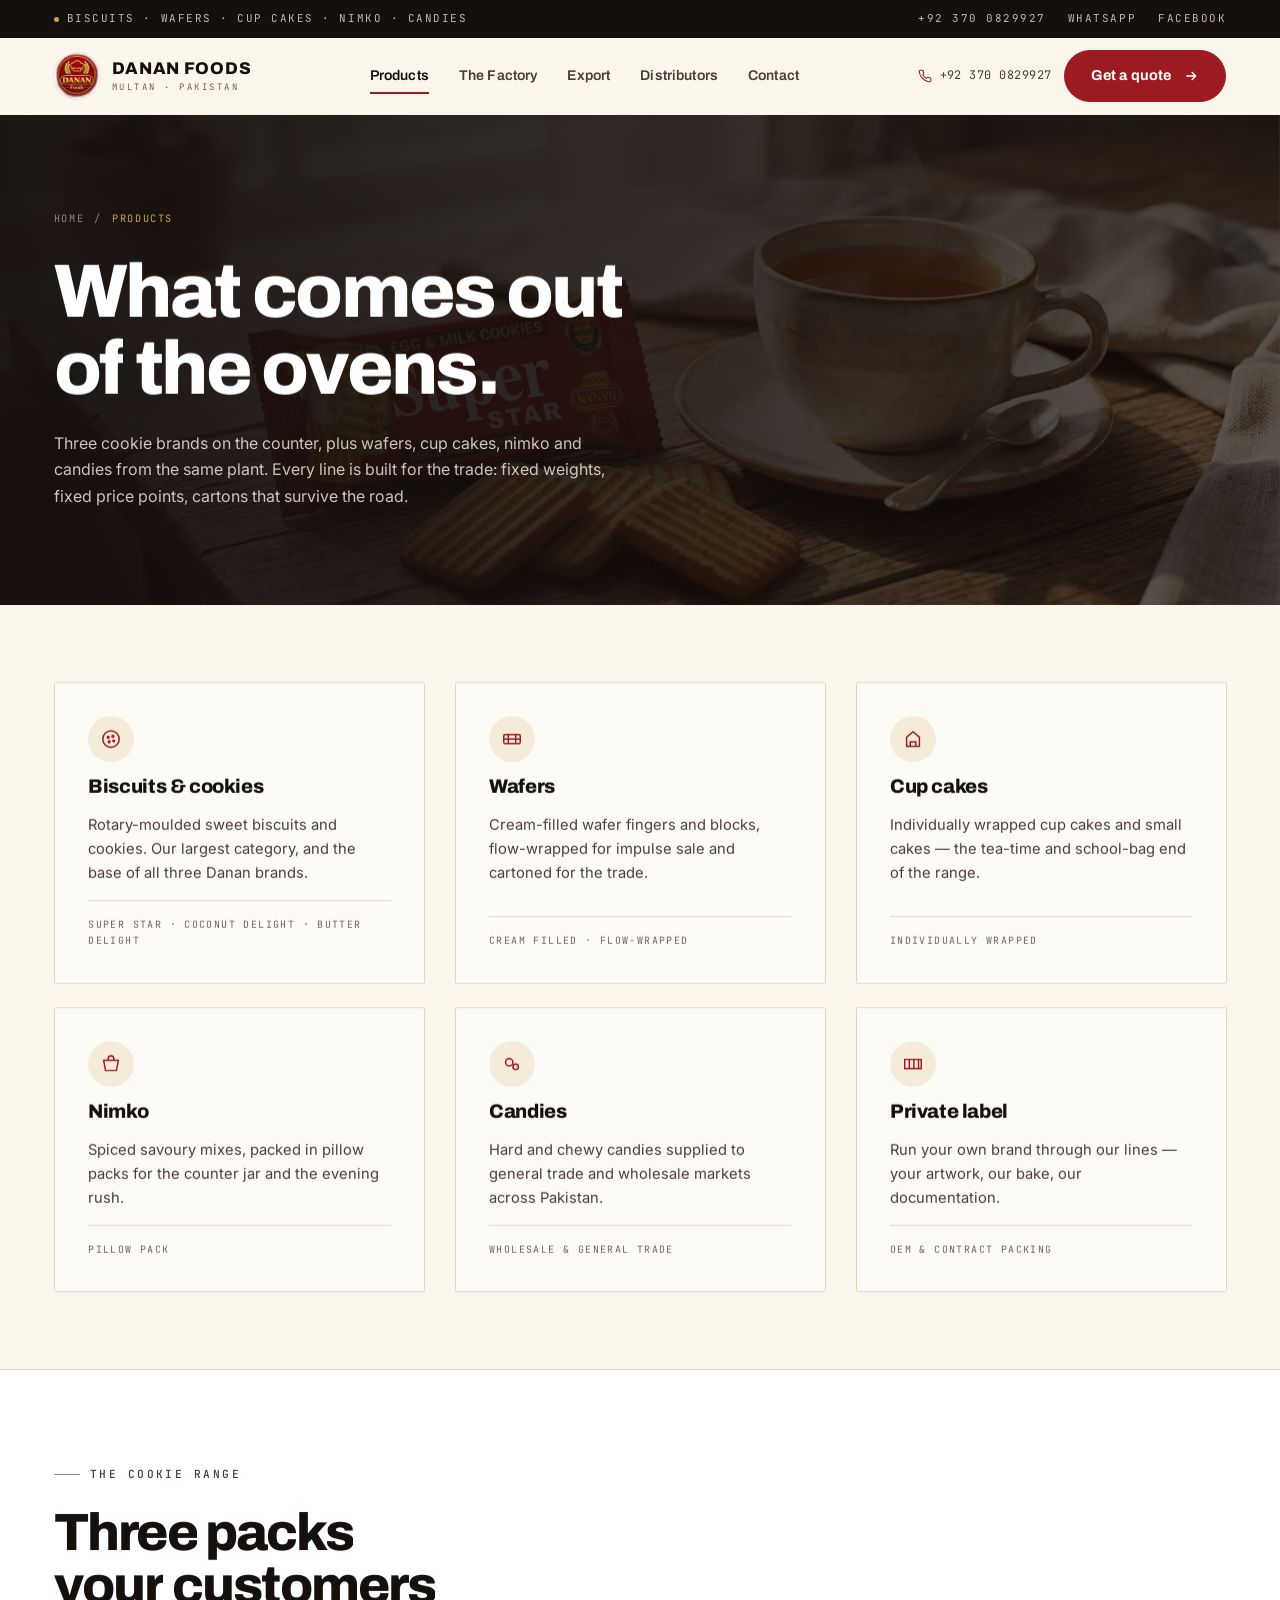
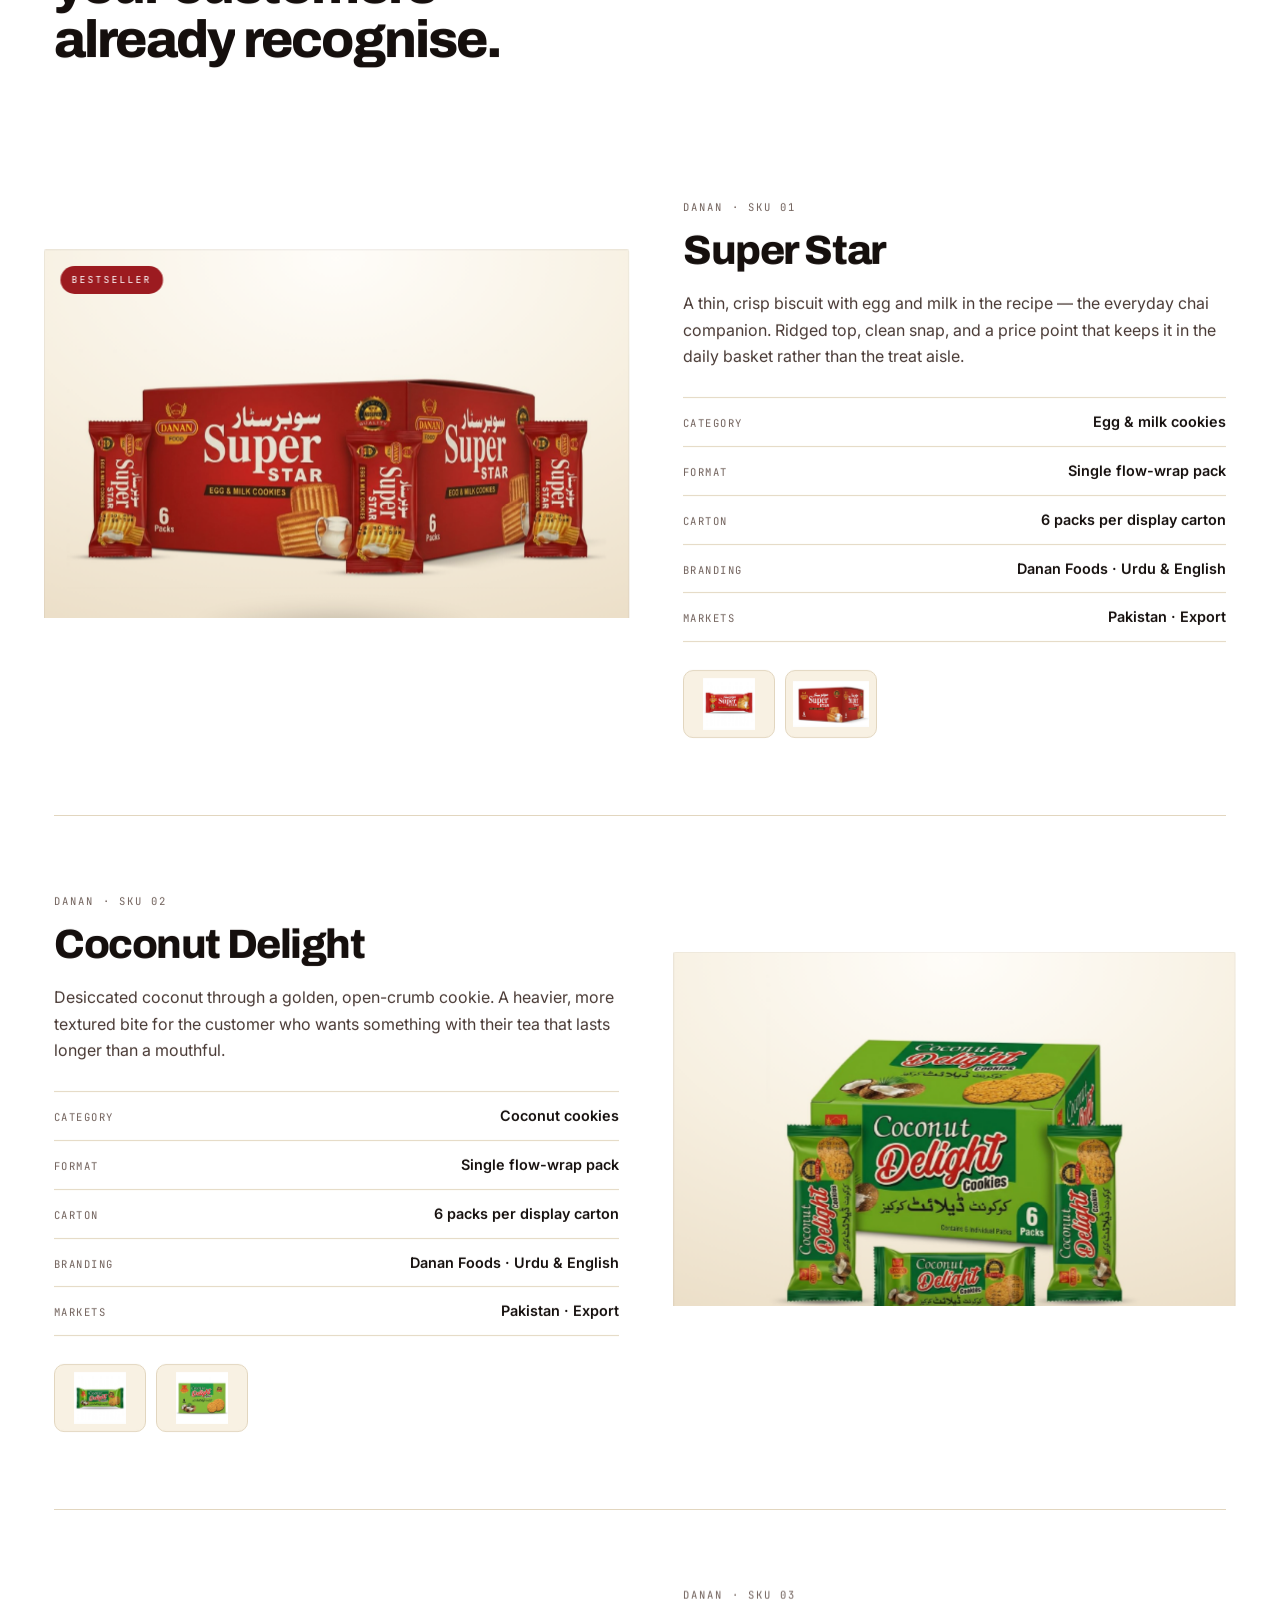
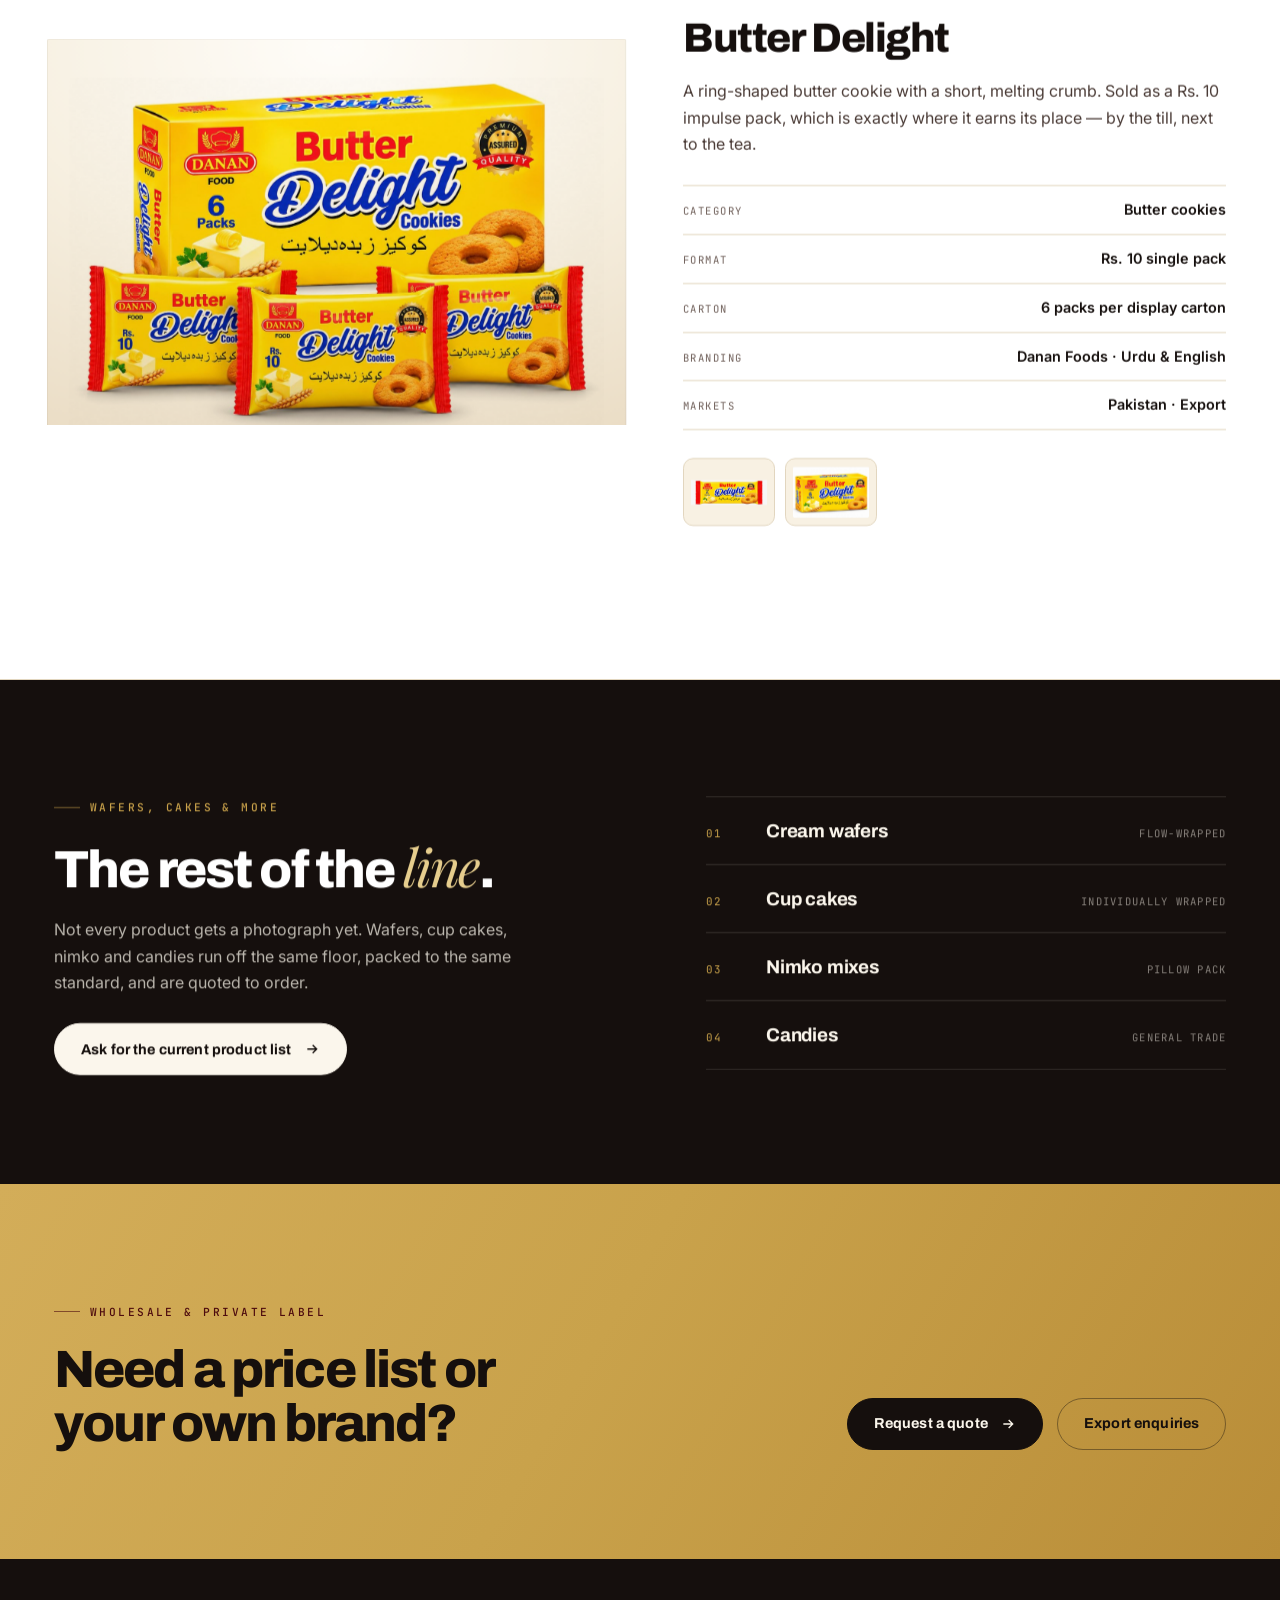
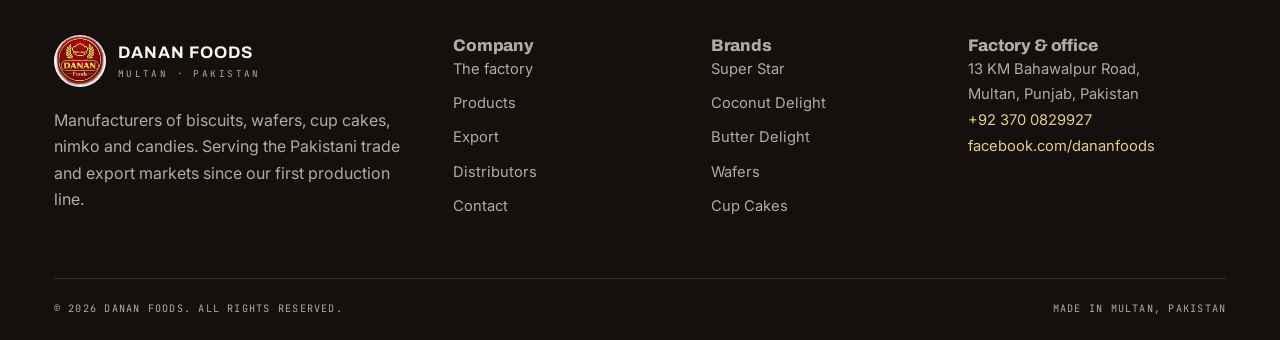
<file: products.html>
<!DOCTYPE html>
<html lang="en">
<head>
<meta charset="utf-8">
<meta name="viewport" content="width=device-width, initial-scale=1">
<title>Products — Biscuits, Wafers & Cup Cakes | Danan Foods</title>
<meta name="description" content="The Danan Foods range: Super Star egg and milk cookies, Coconut Delight and Butter Delight cookies, plus wafers, cup cakes, nimko and candies.">
<meta name="theme-color" content="#150f0d">
<meta name="robots" content="index, follow, max-image-preview:large">
<link rel="icon" type="image/svg+xml" href="assets/img/favicon.svg">
<link rel="apple-touch-icon" href="assets/img/logo.jpg">
<link rel="preconnect" href="https://fonts.googleapis.com">
<link rel="preconnect" href="https://fonts.gstatic.com" crossorigin>
<link href="https://fonts.googleapis.com/css2?family=Archivo:wght@600;700;800&family=Inter:wght@400;500;600&family=JetBrains+Mono:wght@400;500&family=Playfair+Display:ital,wght@1,400;1,500&display=swap" rel="stylesheet">
<link rel="stylesheet" href="css/styles.css">
<link rel="canonical" href="https://alikamal-dev24.github.io/Danan-Food-Website/products.html">
<meta property="og:site_name" content="Danan Foods">
<meta property="og:locale" content="en_PK">
<meta property="og:type" content="website">
<meta property="og:url" content="https://alikamal-dev24.github.io/Danan-Food-Website/products.html">
<meta property="og:title" content="Products — Biscuits, Wafers & Cup Cakes | Danan Foods">
<meta property="og:description" content="The Danan Foods range: Super Star egg and milk cookies, Coconut Delight and Butter Delight cookies, plus wafers, cup cakes, nimko and candies.">
<meta property="og:image" content="https://alikamal-dev24.github.io/Danan-Food-Website/assets/img/super-star-family.jpg">
<meta property="og:image:type" content="image/jpeg">
<meta property="og:image:width" content="1400">
<meta property="og:image:height" content="617">
<meta property="og:image:alt" content="Danan Super Star cookies, packs in front of the six-pack carton">
<meta name="twitter:card" content="summary_large_image">
<meta name="twitter:title" content="Products — Biscuits, Wafers & Cup Cakes | Danan Foods">
<meta name="twitter:description" content="The Danan Foods range: Super Star egg and milk cookies, Coconut Delight and Butter Delight cookies, plus wafers, cup cakes, nimko and candies.">
<meta name="twitter:image" content="https://alikamal-dev24.github.io/Danan-Food-Website/assets/img/super-star-family.jpg">
<meta name="twitter:image:alt" content="Danan Super Star cookies, packs in front of the six-pack carton">
<script type="application/ld+json">
{
  "@context": "https://schema.org",
  "@graph": [
    {
      "@type": "CollectionPage",
      "@id": "https://alikamal-dev24.github.io/Danan-Food-Website/products.html#webpage",
      "url": "https://alikamal-dev24.github.io/Danan-Food-Website/products.html",
      "name": "Products — Biscuits, Wafers & Cup Cakes | Danan Foods",
      "description": "The Danan Foods range: Super Star egg and milk cookies, Coconut Delight and Butter Delight cookies, plus wafers, cup cakes, nimko and candies.",
      "inLanguage": "en",
      "primaryImageOfPage": "https://alikamal-dev24.github.io/Danan-Food-Website/assets/img/super-star-family.jpg"
    },
    {
      "@type": "BreadcrumbList",
      "@id": "https://alikamal-dev24.github.io/Danan-Food-Website/products.html#breadcrumb",
      "itemListElement": [
        {
          "@type": "ListItem",
          "position": 1,
          "name": "Home",
          "item": "https://alikamal-dev24.github.io/Danan-Food-Website/"
        },
        {
          "@type": "ListItem",
          "position": 2,
          "name": "Products",
          "item": "https://alikamal-dev24.github.io/Danan-Food-Website/products.html"
        }
      ]
    },
    {
      "@type": "ItemList",
      "@id": "https://alikamal-dev24.github.io/Danan-Food-Website/products.html#range",
      "name": "Danan Foods product range",
      "itemListElement": [
        {
          "@type": "ListItem",
          "position": 1,
          "item": {
            "@type": "Product",
            "name": "Super Star",
            "description": "Egg and milk cookies",
            "category": "Biscuits, wafers and confectionery",
            "brand": {
              "@type": "Brand",
              "name": "Danan Foods"
            }
          }
        },
        {
          "@type": "ListItem",
          "position": 2,
          "item": {
            "@type": "Product",
            "name": "Coconut Delight",
            "description": "Coconut cookies",
            "category": "Biscuits, wafers and confectionery",
            "brand": {
              "@type": "Brand",
              "name": "Danan Foods"
            }
          }
        },
        {
          "@type": "ListItem",
          "position": 3,
          "item": {
            "@type": "Product",
            "name": "Butter Delight",
            "description": "Butter cookies",
            "category": "Biscuits, wafers and confectionery",
            "brand": {
              "@type": "Brand",
              "name": "Danan Foods"
            }
          }
        },
        {
          "@type": "ListItem",
          "position": 4,
          "item": {
            "@type": "Product",
            "name": "Wafers",
            "description": "Wafer biscuits",
            "category": "Biscuits, wafers and confectionery",
            "brand": {
              "@type": "Brand",
              "name": "Danan Foods"
            }
          }
        },
        {
          "@type": "ListItem",
          "position": 5,
          "item": {
            "@type": "Product",
            "name": "Cup Cakes",
            "description": "Cup cakes",
            "category": "Biscuits, wafers and confectionery",
            "brand": {
              "@type": "Brand",
              "name": "Danan Foods"
            }
          }
        },
        {
          "@type": "ListItem",
          "position": 6,
          "item": {
            "@type": "Product",
            "name": "Nimko",
            "description": "Nimko mix",
            "category": "Biscuits, wafers and confectionery",
            "brand": {
              "@type": "Brand",
              "name": "Danan Foods"
            }
          }
        },
        {
          "@type": "ListItem",
          "position": 7,
          "item": {
            "@type": "Product",
            "name": "Candies",
            "description": "Candies",
            "category": "Biscuits, wafers and confectionery",
            "brand": {
              "@type": "Brand",
              "name": "Danan Foods"
            }
          }
        }
      ]
    }
  ]
}
</script>
</head>
<body>
<a class="skip-link" href="#main">Skip to content</a>

<div class="page-loader" id="pageLoader" role="status" aria-live="polite" aria-label="Loading Danan Foods">
  <div class="page-loader__inner">
    <svg class="page-loader__biscuit" viewBox="0 0 64 64" aria-hidden="true" focusable="false">
      <g class="cracker">
        <g fill="#dfa964">
        <circle cx="57.5" cy="32.0" r="3.1"/>
        <circle cx="56.0" cy="40.7" r="3.1"/>
        <circle cx="51.5" cy="48.4" r="3.1"/>
        <circle cx="44.8" cy="54.1" r="3.1"/>
        <circle cx="36.4" cy="57.1" r="3.1"/>
        <circle cx="27.6" cy="57.1" r="3.1"/>
        <circle cx="19.3" cy="54.1" r="3.1"/>
        <circle cx="12.5" cy="48.4" r="3.1"/>
        <circle cx="8.0" cy="40.7" r="3.1"/>
        <circle cx="6.5" cy="32.0" r="3.1"/>
        <circle cx="8.0" cy="23.3" r="3.1"/>
        <circle cx="12.5" cy="15.6" r="3.1"/>
        <circle cx="19.2" cy="9.9" r="3.1"/>
        <circle cx="27.6" cy="6.9" r="3.1"/>
        <circle cx="36.4" cy="6.9" r="3.1"/>
        <circle cx="44.8" cy="9.9" r="3.1"/>
        <circle cx="51.5" cy="15.6" r="3.1"/>
        <circle cx="56.0" cy="23.3" r="3.1"/>
        </g>
        <circle cx="32" cy="32" r="26" fill="#e6b878"/>
        <circle cx="32" cy="32" r="26" fill="none" stroke="#b87b34" stroke-width="1.6"/>
        <circle cx="32" cy="32" r="20.5" fill="#f0cb97" opacity=".5"/>
        <circle cx="32" cy="32" r="20.5" fill="none" stroke="#cf9c5c" stroke-width="1.1"/>
        <g fill="#9c1b20">
          <circle class="dock" cx="25" cy="24" r="2.4"/>
          <circle class="dock" cx="38" cy="23" r="2.4"/>
          <circle class="dock" cx="32" cy="31" r="2.4"/>
          <circle class="dock" cx="21" cy="35.5" r="2.4"/>
          <circle class="dock" cx="42" cy="33" r="2.4"/>
          <circle class="dock" cx="27" cy="42" r="2.4"/>
          <circle class="dock" cx="37" cy="41.5" r="2.4"/>
        </g>
        <path d="M50 12a12 12 0 0 0-6 4 12 12 0 0 0 3 12 12 12 0 0 0 15-9 12 12 0 0 0-12-7Z" fill="var(--cream,#fbf6ec)" transform="translate(1,-2)"/>
        <g class="crumbs" fill="#d8a463">
          <circle cx="54" cy="13" r="1.7"/>
          <circle cx="58" cy="20" r="1.2"/>
          <circle cx="50" cy="8" r="1"/>
        </g>
      </g>
    </svg>
    <p class="page-loader__label">Baking<span>.</span><span>.</span><span>.</span></p>
    <div class="page-loader__bar"><i></i></div>
  </div>
</div>

<div class="topbar">
  <div class="wrap topbar__inner">
    <ul class="topbar__list"><li><span class="topbar__dot"></span>Biscuits · Wafers · Cup Cakes · Nimko · Candies</li></ul>
    <ul class="topbar__list topbar__list--end">
      <li><a href="tel:+923700829927">+92 370 0829927</a></li>
      <li><a href="https://wa.me/923700829927" target="_blank" rel="noopener">WhatsApp</a></li>
      <li><a href="https://www.facebook.com/dananfoods/" target="_blank" rel="noopener">Facebook</a></li>
    </ul>
  </div>
</div>

<header class="site-header" id="siteHeader">
  <div class="wrap header__inner">
    <a class="brand" href="index.html" aria-label="Danan Foods — home">
      <img class="brand__mark" src="assets/img/logo.jpg" alt="Danan Foods logo" width="200" height="200">
      <span class="brand__text">
        <span class="brand__name">Danan Foods</span>
        <span class="brand__sub">Multan · Pakistan</span>
      </span>
    </a>
    <nav class="nav" aria-label="Primary">
      <a class="nav__link" href="products.html" aria-current="page">Products</a>
      <a class="nav__link" href="about.html">The Factory</a>
      <a class="nav__link" href="export.html">Export</a>
      <a class="nav__link" href="distributors.html">Distributors</a>
      <a class="nav__link" href="contact.html">Contact</a>
    </nav>
    <div class="header__actions">
      <a class="header__phone" href="tel:+923700829927">
        <svg viewBox="0 0 24 24" fill="none" stroke="currentColor" stroke-width="1.8" aria-hidden="true"><path d="M22 16.9v3a2 2 0 0 1-2.2 2 19.8 19.8 0 0 1-8.6-3.1 19.5 19.5 0 0 1-6-6A19.8 19.8 0 0 1 2.1 4.2 2 2 0 0 1 4.1 2h3a2 2 0 0 1 2 1.7c.1 1 .4 1.9.7 2.8a2 2 0 0 1-.5 2.1L8.1 9.9a16 16 0 0 0 6 6l1.3-1.2a2 2 0 0 1 2.1-.5c.9.3 1.8.6 2.8.7a2 2 0 0 1 1.7 2Z"/></svg>
        +92 370 0829927
      </a>
      <a class="btn" href="contact.html">Get a quote
        <svg viewBox="0 0 24 24" fill="none" stroke="currentColor" stroke-width="2" aria-hidden="true"><path d="M5 12h14M13 6l6 6-6 6"/></svg>
      </a>
      <button class="menu-toggle" id="menuToggle" aria-expanded="false" aria-controls="mobileNav" aria-label="Open menu"><span></span></button>
    </div>
  </div>
</header>

<nav class="mobile-nav" id="mobileNav" aria-label="Mobile" aria-hidden="true">
  <a class="mobile-nav__link" href="index.html">Home <span>01</span></a>
  <a class="mobile-nav__link" href="products.html">Products <span>02</span></a>
  <a class="mobile-nav__link" href="about.html">The Factory <span>03</span></a>
  <a class="mobile-nav__link" href="export.html">Export <span>04</span></a>
  <a class="mobile-nav__link" href="distributors.html">Distributors <span>05</span></a>
  <a class="mobile-nav__link" href="contact.html">Contact <span>06</span></a>
  <div class="mobile-nav__foot">
    <a href="tel:+923700829927">+92 370 0829927</a>
    <span>13 KM Bahawalpur Road, Multan, Pakistan</span>
  </div>
</nav>

<main id="main">
  <section class="page-head">
    <div class="page-head__media">
      <img src="assets/img/super-star-lifestyle.jpg" alt="" width="1400" height="617">
    </div>
    <div class="wrap page-head__inner">
      <nav class="breadcrumb" aria-label="Breadcrumb"><a href="index.html">Home</a> / <span>Products</span></nav>
      <h1>What comes out of the ovens.</h1>
      <p>Three cookie brands on the counter, plus wafers, cup cakes, nimko and candies from the same plant. Every line is built for the trade: fixed weights, fixed price points, cartons that survive the road.</p>
    </div>
  </section>

  <section class="section section--tight">
    <div class="wrap">
      <div class="cat-grid reveal">
        <article class="cat-card">
          <div class="cat-card__icon" aria-hidden="true">
            <svg viewBox="0 0 24 24" fill="none" stroke="currentColor" stroke-width="1.6"><circle cx="12" cy="12" r="9"/><circle cx="9" cy="10" r="1"/><circle cx="14" cy="9" r="1"/><circle cx="15" cy="14" r="1"/><circle cx="10" cy="15" r="1"/></svg>
          </div>
          <h3>Biscuits &amp; cookies</h3>
          <p>Rotary-moulded sweet biscuits and cookies. Our largest category, and the base of all three Danan brands.</p>
          <span class="cat-card__meta">Super Star · Coconut Delight · Butter Delight</span>
        </article>
        <article class="cat-card">
          <div class="cat-card__icon" aria-hidden="true">
            <svg viewBox="0 0 24 24" fill="none" stroke="currentColor" stroke-width="1.6"><rect x="3" y="7" width="18" height="10" rx="1.5"/><path d="M3 12h18M8 7v10M16 7v10"/></svg>
          </div>
          <h3>Wafers</h3>
          <p>Cream-filled wafer fingers and blocks, flow-wrapped for impulse sale and cartoned for the trade.</p>
          <span class="cat-card__meta">Cream filled · Flow-wrapped</span>
        </article>
        <article class="cat-card">
          <div class="cat-card__icon" aria-hidden="true">
            <svg viewBox="0 0 24 24" fill="none" stroke="currentColor" stroke-width="1.6"><path d="M5 20V10l7-6 7 6v10Z"/><path d="M9 20v-5h6v5"/></svg>
          </div>
          <h3>Cup cakes</h3>
          <p>Individually wrapped cup cakes and small cakes — the tea-time and school-bag end of the range.</p>
          <span class="cat-card__meta">Individually wrapped</span>
        </article>
      </div>

      <div class="cat-grid reveal" style="margin-top:clamp(16px,2vw,24px)">
        <article class="cat-card">
          <div class="cat-card__icon" aria-hidden="true">
            <svg viewBox="0 0 24 24" fill="none" stroke="currentColor" stroke-width="1.6"><path d="M4 8h16l-2 11H6L4 8Z"/><path d="M9 8V6a3 3 0 0 1 6 0v2"/></svg>
          </div>
          <h3>Nimko</h3>
          <p>Spiced savoury mixes, packed in pillow packs for the counter jar and the evening rush.</p>
          <span class="cat-card__meta">Pillow pack</span>
        </article>
        <article class="cat-card">
          <div class="cat-card__icon" aria-hidden="true">
            <svg viewBox="0 0 24 24" fill="none" stroke="currentColor" stroke-width="1.6"><circle cx="9" cy="10" r="4"/><circle cx="16" cy="15" r="3"/></svg>
          </div>
          <h3>Candies</h3>
          <p>Hard and chewy candies supplied to general trade and wholesale markets across Pakistan.</p>
          <span class="cat-card__meta">Wholesale &amp; general trade</span>
        </article>
        <article class="cat-card">
          <div class="cat-card__icon" aria-hidden="true">
            <svg viewBox="0 0 24 24" fill="none" stroke="currentColor" stroke-width="1.6"><path d="M3 7h18v10H3z"/><path d="M8 7v10M13 7v10M18 7v10"/></svg>
          </div>
          <h3>Private label</h3>
          <p>Run your own brand through our lines — your artwork, our bake, our documentation.</p>
          <span class="cat-card__meta">OEM &amp; contract packing</span>
        </article>
      </div>
    </div>
  </section>

  <section class="section brands" style="padding-block:clamp(48px,6vw,84px)">
    <div class="wrap">
      <div class="section-head">
        <div class="section-head__text">
          <p class="eyebrow">The cookie range</p>
          <h2>Three packs your customers already recognise.</h2>
        </div>
      </div>

      <!-- Super Star -->
      <article class="product" id="super-star">
        <div class="product__media reveal">
          <span class="product__badge">Bestseller</span>
          <img src="assets/img/super-star-family.jpg" alt="Super Star egg and milk cookies — packs in front of a six-pack display carton" loading="lazy" width="1400" height="617">
        </div>
        <div class="product__body reveal">
          <span class="product__sku">Danan · SKU 01</span>
          <h2>Super Star</h2>
          <p>A thin, crisp biscuit with egg and milk in the recipe — the everyday chai companion. Ridged top, clean snap, and a price point that keeps it in the daily basket rather than the treat aisle.</p>
          <dl class="spec-list">
            <div><dt>Category</dt><dd>Egg &amp; milk cookies</dd></div>
            <div><dt>Format</dt><dd>Single flow-wrap pack</dd></div>
            <div><dt>Carton</dt><dd>6 packs per display carton</dd></div>
            <div><dt>Branding</dt><dd>Danan Foods · Urdu &amp; English</dd></div>
            <div><dt>Markets</dt><dd>Pakistan · Export</dd></div>
          </dl>
          <div class="product__thumbs">
            <img src="assets/img/super-star-pack.jpg" alt="Super Star single pack" loading="lazy" width="900" height="900">
            <img src="assets/img/super-star-box.jpg" alt="Super Star six-pack carton" loading="lazy" width="1300" height="794">
          </div>
        </div>
      </article>

      <!-- Coconut Delight -->
      <article class="product product--rev" id="coconut-delight">
        <div class="product__media reveal">
          <img src="assets/img/coconut-family.jpg" alt="Coconut Delight cookies — packs with the six-pack carton" loading="lazy" width="1024" height="1024">
        </div>
        <div class="product__body reveal">
          <span class="product__sku">Danan · SKU 02</span>
          <h2>Coconut Delight</h2>
          <p>Desiccated coconut through a golden, open-crumb cookie. A heavier, more textured bite for the customer who wants something with their tea that lasts longer than a mouthful.</p>
          <dl class="spec-list">
            <div><dt>Category</dt><dd>Coconut cookies</dd></div>
            <div><dt>Format</dt><dd>Single flow-wrap pack</dd></div>
            <div><dt>Carton</dt><dd>6 packs per display carton</dd></div>
            <div><dt>Branding</dt><dd>Danan Foods · Urdu &amp; English</dd></div>
            <div><dt>Markets</dt><dd>Pakistan · Export</dd></div>
          </dl>
          <div class="product__thumbs">
            <img src="assets/img/coconut-pack.jpg" alt="Coconut Delight single pack" loading="lazy" width="900" height="900">
            <img src="assets/img/coconut-box.jpg" alt="Coconut Delight six-pack carton" loading="lazy" width="1024" height="1024">
          </div>
        </div>
      </article>

      <!-- Butter Delight -->
      <article class="product" id="butter-delight">
        <div class="product__media reveal">
          <img src="assets/img/butter-family.jpg" alt="Butter Delight cookies — packs with the six-pack carton" loading="lazy" width="1400" height="933">
        </div>
        <div class="product__body reveal">
          <span class="product__sku">Danan · SKU 03</span>
          <h2>Butter Delight</h2>
          <p>A ring-shaped butter cookie with a short, melting crumb. Sold as a Rs. 10 impulse pack, which is exactly where it earns its place — by the till, next to the tea.</p>
          <dl class="spec-list">
            <div><dt>Category</dt><dd>Butter cookies</dd></div>
            <div><dt>Format</dt><dd>Rs. 10 single pack</dd></div>
            <div><dt>Carton</dt><dd>6 packs per display carton</dd></div>
            <div><dt>Branding</dt><dd>Danan Foods · Urdu &amp; English</dd></div>
            <div><dt>Markets</dt><dd>Pakistan · Export</dd></div>
          </dl>
          <div class="product__thumbs">
            <img src="assets/img/butter-pack.jpg" alt="Butter Delight single pack" loading="lazy" width="900" height="300">
            <img src="assets/img/butter-box.jpg" alt="Butter Delight six-pack carton" loading="lazy" width="1400" height="933">
          </div>
        </div>
      </article>
    </div>
  </section>

  <section class="section band" id="wafers" aria-labelledby="waferTitle">
    <div class="wrap band__inner">
      <div class="reveal">
        <p class="eyebrow">Wafers, cakes &amp; more</p>
        <h2 id="waferTitle">The rest of the <em>line</em>.</h2>
        <p style="margin-top:20px;max-width:46ch">Not every product gets a photograph yet. Wafers, cup cakes, nimko and candies run off the same floor, packed to the same standard, and are quoted to order.</p>
        <p style="margin-top:28px"><a class="btn btn--light" href="contact.html">Ask for the current product list
          <svg viewBox="0 0 24 24" fill="none" stroke="currentColor" stroke-width="2" aria-hidden="true"><path d="M5 12h14M13 6l6 6-6 6"/></svg>
        </a></p>
      </div>
      <div class="reveal" id="cakes">
        <div class="band__list" style="margin-top:0">
          <div class="band__row"><span>01</span><strong>Cream wafers</strong><span>Flow-wrapped</span></div>
          <div class="band__row"><span>02</span><strong>Cup cakes</strong><span>Individually wrapped</span></div>
          <div class="band__row"><span>03</span><strong>Nimko mixes</strong><span>Pillow pack</span></div>
          <div class="band__row"><span>04</span><strong>Candies</strong><span>General trade</span></div>
        </div>
      </div>
    </div>
  </section>

  <section class="section cta-band">
    <div class="wrap cta-band__inner">
      <div>
        <p class="eyebrow" style="color:var(--crimson-900)">Wholesale &amp; private label</p>
        <h2>Need a price list or your own brand?</h2>
      </div>
      <div class="cta-band__actions">
        <a class="btn btn--dark" href="contact.html">Request a quote
          <svg viewBox="0 0 24 24" fill="none" stroke="currentColor" stroke-width="2" aria-hidden="true"><path d="M5 12h14M13 6l6 6-6 6"/></svg>
        </a>
        <a class="btn btn--ghost" href="export.html">Export enquiries</a>
      </div>
    </div>
  </section>
</main>

<footer class="site-footer">
  <div class="wrap">
    <div class="footer__top">
      <div>
        <div class="footer__brand">
          <img src="assets/img/logo.jpg" alt="" width="200" height="200" loading="lazy">
          <span><strong>Danan Foods</strong><span>Multan · Pakistan</span></span>
        </div>
        <p>Manufacturers of biscuits, wafers, cup cakes, nimko and candies. Serving the Pakistani trade and export markets since our first production line.</p>
      </div>
      <div>
        <h4>Company</h4>
        <div class="footer__links">
          <a href="about.html">The factory</a>
          <a href="products.html">Products</a>
          <a href="export.html">Export</a>
          <a href="distributors.html">Distributors</a>
          <a href="contact.html">Contact</a>
        </div>
      </div>
      <div>
        <h4>Brands</h4>
        <div class="footer__links">
          <a href="products.html#super-star">Super Star</a>
          <a href="products.html#coconut-delight">Coconut Delight</a>
          <a href="products.html#butter-delight">Butter Delight</a>
          <a href="products.html#wafers">Wafers</a>
          <a href="products.html#cakes">Cup Cakes</a>
        </div>
      </div>
      <div>
        <h4>Factory &amp; office</h4>
        <address class="footer__addr">
          13 KM Bahawalpur Road,<br>
          Multan, Punjab, Pakistan<br>
          <a href="tel:+923700829927">+92 370 0829927</a><br>
          <a href="https://www.facebook.com/dananfoods/" target="_blank" rel="noopener">facebook.com/dananfoods</a>
        </address>
      </div>
    </div>
    <div class="footer__bottom">
      <span>© <span id="year">2026</span> Danan Foods. All rights reserved.</span>
      <span>Made in Multan, Pakistan</span>
    </div>
  </div>
</footer>

<script src="js/main.js" defer></script>
<script src="assets/vendor/gsap.min.js" defer></script>
<script src="assets/vendor/ScrollTrigger.min.js" defer></script>
<script src="js/motion.js" defer></script>
</body>
</html>
</file>
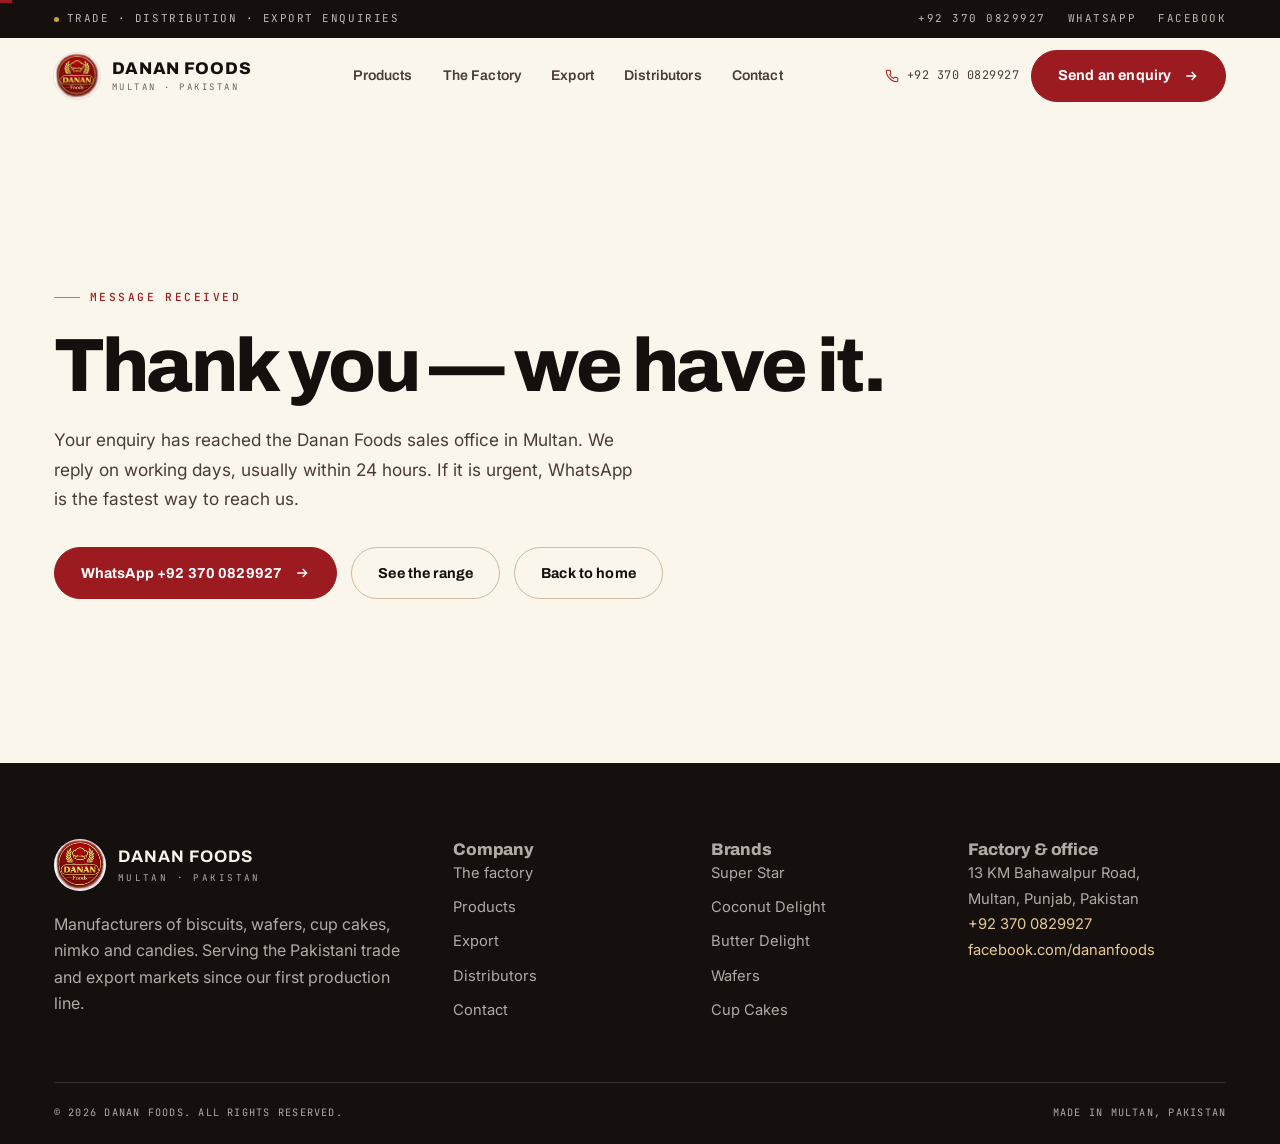
<file: thanks.html>
<!DOCTYPE html>
<html lang="en">
<head>
<meta charset="utf-8">
<meta name="viewport" content="width=device-width, initial-scale=1">
<title>Thank you — Danan Foods</title>
<meta name="description" content="Your message reached the Danan Foods sales office in Multan. We reply on working days, usually within 24 hours.">
<meta name="theme-color" content="#150f0d">
<link rel="icon" type="image/svg+xml" href="assets/img/favicon.svg">
<link rel="apple-touch-icon" href="assets/img/logo.jpg">
<link rel="preconnect" href="https://fonts.googleapis.com">
<link rel="preconnect" href="https://fonts.gstatic.com" crossorigin>
<link href="https://fonts.googleapis.com/css2?family=Archivo:wght@600;700;800&family=Inter:wght@400;500;600&family=JetBrains+Mono:wght@400;500&family=Playfair+Display:ital,wght@1,400;1,500&display=swap" rel="stylesheet">
<link rel="stylesheet" href="css/styles.css">
<meta name="robots" content="noindex">
</head>
<body>
<a class="skip-link" href="#main">Skip to content</a>

<div class="page-loader" id="pageLoader" role="status" aria-live="polite" aria-label="Loading Danan Foods">
  <div class="page-loader__inner">
    <svg class="page-loader__biscuit" viewBox="0 0 64 64" aria-hidden="true" focusable="false">
      <g class="cracker">
        <g fill="#dfa964">
        <circle cx="57.5" cy="32.0" r="3.1"/>
        <circle cx="56.0" cy="40.7" r="3.1"/>
        <circle cx="51.5" cy="48.4" r="3.1"/>
        <circle cx="44.8" cy="54.1" r="3.1"/>
        <circle cx="36.4" cy="57.1" r="3.1"/>
        <circle cx="27.6" cy="57.1" r="3.1"/>
        <circle cx="19.3" cy="54.1" r="3.1"/>
        <circle cx="12.5" cy="48.4" r="3.1"/>
        <circle cx="8.0" cy="40.7" r="3.1"/>
        <circle cx="6.5" cy="32.0" r="3.1"/>
        <circle cx="8.0" cy="23.3" r="3.1"/>
        <circle cx="12.5" cy="15.6" r="3.1"/>
        <circle cx="19.2" cy="9.9" r="3.1"/>
        <circle cx="27.6" cy="6.9" r="3.1"/>
        <circle cx="36.4" cy="6.9" r="3.1"/>
        <circle cx="44.8" cy="9.9" r="3.1"/>
        <circle cx="51.5" cy="15.6" r="3.1"/>
        <circle cx="56.0" cy="23.3" r="3.1"/>
        </g>
        <circle cx="32" cy="32" r="26" fill="#e6b878"/>
        <circle cx="32" cy="32" r="26" fill="none" stroke="#b87b34" stroke-width="1.6"/>
        <circle cx="32" cy="32" r="20.5" fill="#f0cb97" opacity=".5"/>
        <circle cx="32" cy="32" r="20.5" fill="none" stroke="#cf9c5c" stroke-width="1.1"/>
        <g fill="#9c1b20">
          <circle class="dock" cx="25" cy="24" r="2.4"/>
          <circle class="dock" cx="38" cy="23" r="2.4"/>
          <circle class="dock" cx="32" cy="31" r="2.4"/>
          <circle class="dock" cx="21" cy="35.5" r="2.4"/>
          <circle class="dock" cx="42" cy="33" r="2.4"/>
          <circle class="dock" cx="27" cy="42" r="2.4"/>
          <circle class="dock" cx="37" cy="41.5" r="2.4"/>
        </g>
        <path d="M50 12a12 12 0 0 0-6 4 12 12 0 0 0 3 12 12 12 0 0 0 15-9 12 12 0 0 0-12-7Z" fill="var(--cream,#fbf6ec)" transform="translate(1,-2)"/>
        <g class="crumbs" fill="#d8a463">
          <circle cx="54" cy="13" r="1.7"/>
          <circle cx="58" cy="20" r="1.2"/>
          <circle cx="50" cy="8" r="1"/>
        </g>
      </g>
    </svg>
    <p class="page-loader__label">Baking<span>.</span><span>.</span><span>.</span></p>
    <div class="page-loader__bar"><i></i></div>
  </div>
</div>

<div class="topbar">
  <div class="wrap topbar__inner">
    <ul class="topbar__list"><li><span class="topbar__dot"></span>Trade · Distribution · Export enquiries</li></ul>
    <ul class="topbar__list topbar__list--end">
      <li><a href="tel:+923700829927">+92 370 0829927</a></li>
      <li><a href="https://wa.me/923700829927" target="_blank" rel="noopener">WhatsApp</a></li>
      <li><a href="https://www.facebook.com/dananfoods/" target="_blank" rel="noopener">Facebook</a></li>
    </ul>
  </div>
</div>

<header class="site-header" id="siteHeader">
  <div class="wrap header__inner">
    <a class="brand" href="index.html" aria-label="Danan Foods — home">
      <img class="brand__mark" src="assets/img/logo.jpg" alt="Danan Foods logo" width="200" height="200">
      <span class="brand__text">
        <span class="brand__name">Danan Foods</span>
        <span class="brand__sub">Multan · Pakistan</span>
      </span>
    </a>
    <nav class="nav" aria-label="Primary">
      <a class="nav__link" href="products.html">Products</a>
      <a class="nav__link" href="about.html">The Factory</a>
      <a class="nav__link" href="export.html">Export</a>
      <a class="nav__link" href="distributors.html">Distributors</a>
      <a class="nav__link" href="contact.html">Contact</a>
    </nav>
    <div class="header__actions">
      <a class="header__phone" href="tel:+923700829927">
        <svg viewBox="0 0 24 24" fill="none" stroke="currentColor" stroke-width="1.8" aria-hidden="true"><path d="M22 16.9v3a2 2 0 0 1-2.2 2 19.8 19.8 0 0 1-8.6-3.1 19.5 19.5 0 0 1-6-6A19.8 19.8 0 0 1 2.1 4.2 2 2 0 0 1 4.1 2h3a2 2 0 0 1 2 1.7c.1 1 .4 1.9.7 2.8a2 2 0 0 1-.5 2.1L8.1 9.9a16 16 0 0 0 6 6l1.3-1.2a2 2 0 0 1 2.1-.5c.9.3 1.8.6 2.8.7a2 2 0 0 1 1.7 2Z"/></svg>
        +92 370 0829927
      </a>
      <a class="btn" href="#enquiry">Send an enquiry
        <svg viewBox="0 0 24 24" fill="none" stroke="currentColor" stroke-width="2" aria-hidden="true"><path d="M5 12h14M13 6l6 6-6 6"/></svg>
      </a>
      <button class="menu-toggle" id="menuToggle" aria-expanded="false" aria-controls="mobileNav" aria-label="Open menu"><span></span></button>
    </div>
  </div>
</header>

<nav class="mobile-nav" id="mobileNav" aria-label="Mobile" aria-hidden="true">
  <a class="mobile-nav__link" href="index.html">Home <span>01</span></a>
  <a class="mobile-nav__link" href="products.html">Products <span>02</span></a>
  <a class="mobile-nav__link" href="about.html">The Factory <span>03</span></a>
  <a class="mobile-nav__link" href="export.html">Export <span>04</span></a>
  <a class="mobile-nav__link" href="distributors.html">Distributors <span>05</span></a>
  <a class="mobile-nav__link" href="contact.html">Contact <span>06</span></a>
  <div class="mobile-nav__foot">
    <a href="tel:+923700829927">+92 370 0829927</a>
    <span>13 KM Bahawalpur Road, Multan, Pakistan</span>
  </div>
</nav>

<main id="main">
  <section class="section" style="min-height:72vh;display:grid;align-items:center">
    <div class="wrap">
      <p class="eyebrow">Message received</p>
      <h1 style="max-width:22ch">Thank you &mdash; we have it.</h1>
      <p class="lead" style="margin-top:20px;max-width:54ch">Your enquiry has reached the Danan Foods sales office in Multan. We reply on working days, usually within 24 hours. If it is urgent, WhatsApp is the fastest way to reach us.</p>
      <p style="margin-top:34px;display:flex;flex-wrap:wrap;gap:14px">
        <a class="btn" href="https://wa.me/923700829927" target="_blank" rel="noopener">WhatsApp +92 370 0829927
          <svg viewBox="0 0 24 24" fill="none" stroke="currentColor" stroke-width="2" aria-hidden="true"><path d="M5 12h14M13 6l6 6-6 6"/></svg>
        </a>
        <a class="btn btn--ghost" href="products.html">See the range</a>
        <a class="btn btn--ghost" href="index.html">Back to home</a>
      </p>
    </div>
  </section>
</main>

<footer class="site-footer">
  <div class="wrap">
    <div class="footer__top">
      <div>
        <div class="footer__brand">
          <img src="assets/img/logo.jpg" alt="" width="200" height="200" loading="lazy">
          <span><strong>Danan Foods</strong><span>Multan · Pakistan</span></span>
        </div>
        <p>Manufacturers of biscuits, wafers, cup cakes, nimko and candies. Serving the Pakistani trade and export markets since our first production line.</p>
      </div>
      <div>
        <h4>Company</h4>
        <div class="footer__links">
          <a href="about.html">The factory</a>
          <a href="products.html">Products</a>
          <a href="export.html">Export</a>
          <a href="distributors.html">Distributors</a>
          <a href="contact.html">Contact</a>
        </div>
      </div>
      <div>
        <h4>Brands</h4>
        <div class="footer__links">
          <a href="products.html#super-star">Super Star</a>
          <a href="products.html#coconut-delight">Coconut Delight</a>
          <a href="products.html#butter-delight">Butter Delight</a>
          <a href="products.html#wafers">Wafers</a>
          <a href="products.html#cakes">Cup Cakes</a>
        </div>
      </div>
      <div>
        <h4>Factory &amp; office</h4>
        <address class="footer__addr">
          13 KM Bahawalpur Road,<br>
          Multan, Punjab, Pakistan<br>
          <a href="tel:+923700829927">+92 370 0829927</a><br>
          <a href="https://www.facebook.com/dananfoods/" target="_blank" rel="noopener">facebook.com/dananfoods</a>
        </address>
      </div>
    </div>
    <div class="footer__bottom">
      <span>© <span id="year">2026</span> Danan Foods. All rights reserved.</span>
      <span>Made in Multan, Pakistan</span>
    </div>
  </div>
</footer>

<script src="js/main.js" defer></script>
<script src="assets/vendor/gsap.min.js" defer></script>
<script src="assets/vendor/ScrollTrigger.min.js" defer></script>
<script src="js/motion.js" defer></script>
</body>
</html>
</file>
<file: css/styles.css>
/* ==========================================================================
   DANAN FOODS — Design System
   Multan, Pakistan · Biscuits · Wafers · Cakes
   Tokens → base → components → sections → pages → responsive
   ========================================================================== */

/* ---------- 1. Tokens ---------- */
:root {
  /* Brand */
  --crimson: #9c1b20;
  --crimson-700: #7a1317;
  --crimson-900: #4d0b0e;
  --gold: #c9a24b;
  --gold-soft: #e6cd8d;

  /* Neutrals */
  --ink: #150f0d;
  --ink-2: #241b18;
  --ink-soft: #4a3b36;
  --muted: #6f5f59;
  --cream: #fbf6ec;
  --cream-2: #f4ebd9;
  --sand: #ece0ca;
  --white: #fff;
  --line: #e2d6bf;
  --line-strong: #cdbc9e;

  /* SKU accents */
  --sku-super: #c8202a;
  --sku-coconut: #3f8f3a;
  --sku-butter: #eab821;

  /* Type */
  --font-display: "Archivo", "Helvetica Neue", Arial, sans-serif;
  --font-body: "Inter", "Helvetica Neue", Arial, sans-serif;
  --font-serif: "Playfair Display", Georgia, serif;
  --font-mono: "JetBrains Mono", ui-monospace, "SFMono-Regular", monospace;

  /* Layout */
  --wrap: 1280px;
  --gutter: clamp(20px, 4.2vw, 60px);
  --section: clamp(64px, 8.5vw, 124px);
  --radius: 2px;
  --header-h: 76px;

  /* Motion */
  --ease: cubic-bezier(0.22, 0.61, 0.36, 1);
}

/* ---------- 2. Base ---------- */
*,
*::before,
*::after { box-sizing: border-box; }

html {
  -webkit-text-size-adjust: 100%;
  scroll-behavior: smooth;
  scroll-padding-top: calc(var(--header-h) + 16px);
}

body {
  margin: 0;
  background: var(--cream);
  color: var(--ink);
  font-family: var(--font-body);
  font-size: 16px;
  line-height: 1.65;
  -webkit-font-smoothing: antialiased;
  text-rendering: optimizeLegibility;
  overflow-x: hidden;
}

img { max-width: 100%; display: block; }

h1, h2, h3, h4 {
  font-family: var(--font-display);
  font-weight: 800;
  line-height: 1.02;
  letter-spacing: -0.035em;
  margin: 0;
  text-wrap: balance;
}

h1 { font-size: clamp(2.5rem, 5.9vw, 5rem); }
h2 { font-size: clamp(2rem, 4.1vw, 3.5rem); }
h3 { font-size: clamp(1.25rem, 1.9vw, 1.65rem); letter-spacing: -0.02em; line-height: 1.15; }
h4 { font-size: 1.05rem; letter-spacing: -0.01em; line-height: 1.3; }

p { margin: 0 0 1em; }
p:last-child { margin-bottom: 0; }

a { color: inherit; text-decoration: none; }

ul, ol { margin: 0; padding: 0; list-style: none; }

button { font: inherit; color: inherit; }

::selection { background: var(--crimson); color: #fff; }

:focus-visible {
  outline: 3px solid var(--crimson);
  outline-offset: 3px;
}

.skip-link {
  position: absolute;
  left: -9999px;
  top: 0;
  z-index: 200;
  background: var(--ink);
  color: var(--cream);
  padding: 12px 18px;
}
.skip-link:focus { left: 12px; top: 12px; }

/* ---------- 3. Helpers ---------- */
.wrap {
  width: 100%;
  max-width: calc(var(--wrap) + var(--gutter) * 2);
  margin-inline: auto;
  padding-inline: var(--gutter);
}

.section { padding-block: var(--section); }
.section--tight { padding-block: clamp(48px, 6vw, 80px); }

.eyebrow {
  display: inline-flex;
  align-items: center;
  gap: 10px;
  font-family: var(--font-mono);
  font-size: 0.7rem;
  font-weight: 500;
  letter-spacing: 0.22em;
  text-transform: uppercase;
  color: var(--crimson);
  margin-bottom: 22px;
}
.eyebrow::before {
  content: "";
  width: 26px;
  height: 1px;
  background: currentColor;
  opacity: 0.6;
}
.eyebrow--light { color: var(--gold-soft); }

.lead {
  font-size: clamp(1.02rem, 1.35vw, 1.18rem);
  line-height: 1.7;
  color: var(--ink-soft);
  max-width: 58ch;
}

.serif { font-family: var(--font-serif); font-style: italic; font-weight: 400; letter-spacing: -0.01em; }

.mono-label {
  font-family: var(--font-mono);
  font-size: 0.68rem;
  letter-spacing: 0.2em;
  text-transform: uppercase;
  color: var(--muted);
}

.rule { height: 1px; background: var(--line); border: 0; margin: 0; }

.section-head {
  display: flex;
  flex-wrap: wrap;
  align-items: flex-end;
  justify-content: space-between;
  gap: 28px;
  margin-bottom: clamp(32px, 4.5vw, 56px);
}
.section-head__text { max-width: 46ch; }
.section-head h2 { max-width: 22ch; }
.section-head p { margin-top: 18px; color: var(--ink-soft); }

/* ---------- 4. Buttons & links ---------- */
.btn {
  --btn-bg: var(--crimson);
  --btn-fg: #fff;
  --btn-bd: var(--crimson);
  display: inline-flex;
  align-items: center;
  gap: 12px;
  min-height: 52px;
  padding: 0 26px;
  background: var(--btn-bg);
  color: var(--btn-fg);
  border: 1px solid var(--btn-bd);
  border-radius: 999px;
  font-family: var(--font-display);
  font-size: 0.9rem;
  font-weight: 700;
  letter-spacing: 0.01em;
  cursor: pointer;
  transition: transform 0.35s var(--ease), background 0.25s ease, color 0.25s ease, border-color 0.25s ease;
}
.btn svg { width: 16px; height: 16px; flex: none; transition: transform 0.35s var(--ease); }
.btn:hover { transform: translateY(-2px); background: var(--crimson-700); border-color: var(--crimson-700); }
.btn:hover svg { transform: translateX(4px); }

.btn--ghost {
  --btn-bg: transparent;
  --btn-fg: var(--ink);
  --btn-bd: var(--line-strong);
}
.btn--ghost:hover { background: var(--ink); border-color: var(--ink); color: var(--cream); }

.btn--light {
  --btn-bg: var(--cream);
  --btn-fg: var(--ink);
  --btn-bd: var(--cream);
}
.btn--light:hover { background: #fff; border-color: #fff; }

.btn--dark { --btn-bg: var(--ink); --btn-fg: var(--cream); --btn-bd: var(--ink); }
.btn--dark:hover { background: var(--ink-2); border-color: var(--ink-2); }

.arrow-link {
  display: inline-flex;
  align-items: center;
  gap: 10px;
  font-family: var(--font-display);
  font-size: 0.86rem;
  font-weight: 700;
  letter-spacing: 0.02em;
  padding-bottom: 4px;
  border-bottom: 1px solid currentColor;
  transition: gap 0.35s var(--ease), opacity 0.25s ease;
}
.arrow-link:hover { gap: 16px; }
.arrow-link svg { width: 15px; height: 15px; }

/* ---------- 5. Top bar ---------- */
.topbar {
  background: var(--ink);
  color: rgba(251, 246, 236, 0.74);
  font-family: var(--font-mono);
  font-size: 0.68rem;
  letter-spacing: 0.14em;
  text-transform: uppercase;
}
.topbar__inner {
  display: flex;
  align-items: center;
  justify-content: space-between;
  gap: 20px;
  min-height: 38px;
  padding-block: 6px;
}
.topbar__list { display: flex; align-items: center; gap: 22px; flex-wrap: wrap; }
.topbar a { transition: color 0.2s ease; }
.topbar a:hover { color: var(--gold-soft); }
.topbar__dot { display: inline-block; width: 5px; height: 5px; border-radius: 50%; background: var(--gold); margin-right: 8px; vertical-align: middle; }

/* ---------- 6. Header ---------- */
.site-header {
  position: sticky;
  top: 0;
  z-index: 100;
  background: rgba(251, 246, 236, 0.94);
  background: color-mix(in srgb, var(--cream) 94%, transparent);
  border-bottom: 1px solid transparent;
  transition: border-color 0.3s ease, box-shadow 0.3s ease, background 0.3s ease;
  backdrop-filter: blur(10px);
}
.site-header.is-stuck {
  border-bottom-color: var(--line);
  box-shadow: 0 10px 28px -22px rgba(21, 15, 13, 0.6);
}
.header__inner {
  display: flex;
  align-items: center;
  justify-content: space-between;
  gap: 24px;
  min-height: var(--header-h);
}

.brand { display: inline-flex; align-items: center; gap: 12px; }
.brand__mark {
  width: 46px;
  height: 46px;
  border-radius: 50%;
  object-fit: cover;
  box-shadow: 0 0 0 1px rgba(21, 15, 13, 0.08);
}
.brand__text { display: flex; flex-direction: column; line-height: 1; }
.brand__name {
  font-family: var(--font-display);
  font-weight: 800;
  font-size: 1.06rem;
  letter-spacing: 0.04em;
  text-transform: uppercase;
}
.brand__sub {
  font-family: var(--font-mono);
  font-size: 0.56rem;
  letter-spacing: 0.28em;
  text-transform: uppercase;
  color: var(--muted);
  margin-top: 5px;
}

.nav { display: flex; align-items: center; gap: 30px; }
.nav__link {
  position: relative;
  font-family: var(--font-display);
  font-size: 0.88rem;
  font-weight: 600;
  letter-spacing: 0.01em;
  padding-block: 6px;
  color: var(--ink-soft);
  transition: color 0.2s ease;
}
.nav__link::after {
  content: "";
  position: absolute;
  left: 0;
  bottom: 0;
  width: 100%;
  height: 1.5px;
  background: var(--crimson);
  transform: scaleX(0);
  transform-origin: left;
  transition: transform 0.4s var(--ease);
}
.nav__link:hover { color: var(--ink); }
.nav__link:hover::after { transform: scaleX(1); }
.nav__link[aria-current="page"] { color: var(--ink); }
.nav__link[aria-current="page"]::after { transform: scaleX(1); }

.header__actions { display: flex; align-items: center; gap: 12px; }
.header__phone {
  display: inline-flex;
  align-items: center;
  gap: 8px;
  font-family: var(--font-mono);
  font-size: 0.74rem;
  letter-spacing: 0.04em;
  color: var(--ink-soft);
}
.header__phone svg { width: 14px; height: 14px; color: var(--crimson); }

.menu-toggle {
  display: none;
  width: 46px;
  height: 46px;
  border: 1px solid var(--line-strong);
  background: transparent;
  border-radius: 50%;
  cursor: pointer;
  align-items: center;
  justify-content: center;
}
.menu-toggle span {
  position: relative;
  width: 18px;
  height: 1.5px;
  background: var(--ink);
  transition: background 0.2s ease;
}
.menu-toggle span::before,
.menu-toggle span::after {
  content: "";
  position: absolute;
  left: 0;
  width: 18px;
  height: 1.5px;
  background: var(--ink);
  transition: transform 0.3s var(--ease), top 0.3s var(--ease);
}
.menu-toggle span::before { top: -6px; }
.menu-toggle span::after { top: 6px; }
.menu-toggle[aria-expanded="true"] span { background: transparent; }
.menu-toggle[aria-expanded="true"] span::before { top: 0; transform: rotate(45deg); }
.menu-toggle[aria-expanded="true"] span::after { top: 0; transform: rotate(-45deg); }

/* Mobile drawer */
.mobile-nav {
  position: fixed;
  inset: 0 0 auto 0;
  top: 0;
  z-index: 99;
  background: var(--cream);
  padding: calc(var(--header-h) + 32px) var(--gutter) 40px;
  transform: translateY(-100%);
  transition: transform 0.5s var(--ease);
  border-bottom: 1px solid var(--line);
  max-height: 100dvh;
  overflow-y: auto;
}
.mobile-nav.is-open { transform: translateY(0); }
.mobile-nav__link {
  display: flex;
  align-items: baseline;
  justify-content: space-between;
  gap: 16px;
  padding-block: 18px;
  border-bottom: 1px solid var(--line);
  font-family: var(--font-display);
  font-size: 1.5rem;
  font-weight: 700;
  letter-spacing: -0.02em;
}
.mobile-nav__link span {
  font-family: var(--font-mono);
  font-size: 0.62rem;
  letter-spacing: 0.2em;
  color: var(--muted);
}
.mobile-nav__foot { margin-top: 28px; display: grid; gap: 14px; font-size: 0.92rem; color: var(--ink-soft); }
body.is-locked { overflow: hidden; }

/* ---------- 7. Hero ---------- */
.hero {
  position: relative;
  min-height: min(88vh, 760px);
  display: flex;
  align-items: flex-end;
  background: var(--ink);
  isolation: isolate;
  overflow: hidden;
}
.hero__media {
  position: absolute;
  inset: 0;
  z-index: -2;
}
.hero__media img,
.hero__media video {
  width: 100%;
  height: 100%;
  object-fit: cover;
  object-position: 50% 58%;
  animation: heroDrift 24s var(--ease) infinite alternate;
}
@keyframes heroDrift {
  from { transform: scale(1.02); }
  to { transform: scale(1.09) translateY(-1.5%); }
}
.hero::after {
  content: "";
  position: absolute;
  inset: 0;
  z-index: -1;
  background:
    linear-gradient(180deg, rgba(21, 15, 13, 0.66) 0%, rgba(21, 15, 13, 0.12) 32%, rgba(21, 15, 13, 0.55) 74%, rgba(21, 15, 13, 0.9) 100%),
    linear-gradient(90deg, rgba(21, 15, 13, 0.86) 0%, rgba(21, 15, 13, 0.52) 42%, rgba(21, 15, 13, 0.12) 72%, rgba(21, 15, 13, 0.05) 100%);
}
.hero__inner {
  width: 100%;
  padding-block: clamp(120px, 18vh, 180px) 0;
  color: var(--cream);
}
.hero__eyebrow { color: var(--gold-soft); }
.hero h1 { max-width: 17ch; color: #fff; }
.hero h1 em {
  font-family: var(--font-serif);
  font-style: italic;
  font-weight: 400;
  letter-spacing: -0.02em;
}
.hero__sub {
  margin-top: 26px;
  max-width: 52ch;
  font-size: clamp(1rem, 1.25vw, 1.12rem);
  line-height: 1.7;
  color: rgba(251, 246, 236, 0.82);
}
.hero__actions { display: flex; flex-wrap: wrap; gap: 14px; margin-top: 34px; }
.hero__actions .btn--ghost { --btn-fg: var(--cream); --btn-bd: rgba(251, 246, 236, 0.42); }
.hero__actions .btn--ghost:hover { background: var(--cream); color: var(--ink); border-color: var(--cream); }

.hero__facts {
  display: grid;
  grid-template-columns: repeat(3, minmax(0, 1fr));
  gap: 1px;
  margin-top: clamp(48px, 7vh, 80px);
  border-top: 1px solid rgba(251, 246, 236, 0.22);
  background: rgba(251, 246, 236, 0.16);
}
.hero__fact {
  background: rgba(21, 15, 13, 0.28);
  backdrop-filter: blur(6px);
  padding: 22px clamp(16px, 2vw, 26px) 24px;
}
.hero__fact dt {
  font-family: var(--font-mono);
  font-size: 0.62rem;
  letter-spacing: 0.2em;
  text-transform: uppercase;
  color: rgba(251, 246, 236, 0.6);
}
.hero__fact dd {
  margin: 8px 0 0;
  font-family: var(--font-display);
  font-weight: 700;
  font-size: clamp(1rem, 1.5vw, 1.22rem);
  letter-spacing: -0.01em;
  color: #fff;
}

/* ---------- 8. Marquee ---------- */
.marquee {
  background: var(--crimson);
  color: var(--gold-soft);
  overflow: hidden;
  border-bottom: 1px solid rgba(0, 0, 0, 0.12);
}
.marquee__track {
  display: flex;
  width: max-content;
  animation: marquee 42s linear infinite;
}
.marquee:hover .marquee__track { animation-play-state: paused; }
.marquee__group {
  display: flex;
  align-items: center;
  flex: none;
}
.marquee__item {
  display: inline-flex;
  align-items: center;
  gap: 26px;
  padding: 14px 26px;
  font-family: var(--font-display);
  font-size: 0.82rem;
  font-weight: 700;
  letter-spacing: 0.2em;
  text-transform: uppercase;
  white-space: nowrap;
}
.marquee__item::after {
  content: "✦";
  color: rgba(251, 246, 236, 0.5);
  font-size: 0.7rem;
}
@keyframes marquee {
  from { transform: translateX(0); }
  to { transform: translateX(-50%); }
}

/* ---------- 9. Intro split ---------- */
.intro { display: grid; grid-template-columns: 1fr 1fr; gap: clamp(32px, 6vw, 88px); align-items: start; }
.intro__aside { position: sticky; top: calc(var(--header-h) + 40px); }
.intro__body p { color: var(--ink-soft); font-size: clamp(1rem, 1.15vw, 1.08rem); }
.intro__body p + p { margin-top: 18px; }
.intro__signature {
  margin-top: 34px;
  padding-top: 26px;
  border-top: 1px solid var(--line);
  display: flex;
  align-items: center;
  gap: 18px;
  flex-wrap: wrap;
}
.intro__signature img { width: 54px; height: 54px; border-radius: 50%; }
.intro__signature span { font-family: var(--font-mono); font-size: 0.68rem; letter-spacing: 0.16em; text-transform: uppercase; color: var(--muted); }

/* ---------- 10. Brand cards ---------- */
.brands { background: var(--white); border-block: 1px solid var(--line); }
.brand-grid {
  display: grid;
  grid-template-columns: repeat(3, minmax(0, 1fr));
  gap: clamp(18px, 2.4vw, 30px);
}
.brand-card {
  position: relative;
  display: flex;
  flex-direction: column;
  background: var(--cream);
  border: 1px solid var(--line);
  border-radius: var(--radius);
  overflow: hidden;
  transition: transform 0.4s var(--ease), box-shadow 0.4s var(--ease), border-color 0.4s ease;
}
.brand-card:hover {
  transform: translateY(-6px);
  border-color: var(--line-strong);
  box-shadow: 0 30px 50px -38px rgba(21, 15, 13, 0.55);
}
.brand-card__media {
  position: relative;
  aspect-ratio: 4 / 3;
  background:
    radial-gradient(115% 95% at 50% 4%, #fffdf9 0%, #f8f1e3 46%, #ecdfc8 100%);
  display: flex;
  align-items: center;
  justify-content: center;
  padding: 10px;
  overflow: hidden;
  border-bottom: 1px solid var(--line);
}
/* pack art is photographed on white — multiply drops the white into the plate
   so the pack sits on the surface instead of in a white box */
.brand-card__media::after {
  content: "";
  position: absolute;
  left: 14%;
  right: 14%;
  bottom: 7%;
  height: 16%;
  background: radial-gradient(50% 50% at 50% 50%, rgba(21, 15, 13, 0.22), rgba(21, 15, 13, 0) 72%);
  filter: blur(5px);
  pointer-events: none;
}
.brand-card__media img {
  position: relative;
  z-index: 1;
  width: 100%;
  height: 100%;
  object-fit: contain;
  mix-blend-mode: multiply;
  transition: transform 0.6s var(--ease);
}
.brand-card:hover .brand-card__media img { transform: scale(1.05); }
.brand-card__tag {
  position: absolute;
  z-index: 2;
  top: 14px;
  left: 14px;
  background: var(--ink);
  color: var(--cream);
  font-family: var(--font-mono);
  font-size: 0.58rem;
  letter-spacing: 0.18em;
  text-transform: uppercase;
  padding: 5px 10px;
  border-radius: 999px;
}
.brand-card__body { padding: 24px 26px 28px; display: flex; flex-direction: column; flex: 1; }
.brand-card__kicker {
  font-family: var(--font-mono);
  font-size: 0.62rem;
  letter-spacing: 0.2em;
  text-transform: uppercase;
  margin-bottom: 12px;
}
.brand-card__body h3 { font-size: clamp(1.3rem, 1.8vw, 1.55rem); }
.brand-card__body p { margin: 12px 0 22px; color: var(--ink-soft); font-size: 0.95rem; }
.brand-card__foot { margin-top: auto; display: flex; align-items: center; justify-content: space-between; gap: 12px; }
.brand-card__sku {
  font-family: var(--font-mono);
  font-size: 0.64rem;
  letter-spacing: 0.14em;
  color: var(--muted);
  text-transform: uppercase;
}
.brand-card--super { border-top: 3px solid var(--sku-super); }
.brand-card--super .brand-card__kicker { color: var(--sku-super); }
.brand-card--coconut { border-top: 3px solid var(--sku-coconut); }
.brand-card--coconut .brand-card__kicker { color: var(--sku-coconut); }
.brand-card--butter { border-top: 3px solid var(--sku-butter); }
.brand-card--butter .brand-card__kicker { color: #a97f10; }

/* ---------- 11. Dark band ---------- */
.band {
  position: relative;
  background: var(--ink);
  color: var(--cream);
  overflow: hidden;
}
.band__inner {
  display: grid;
  grid-template-columns: 1.05fr 0.95fr;
  gap: clamp(32px, 6vw, 80px);
  align-items: center;
}
.band h2 { color: #fff; max-width: 18ch; }
.band h2 em { font-family: var(--font-serif); font-style: italic; font-weight: 400; color: var(--gold-soft); }
.band p { color: rgba(251, 246, 236, 0.72); }
.band .eyebrow { color: var(--gold); }
.band__list { margin-top: 34px; border-top: 1px solid rgba(251, 246, 236, 0.16); }
.band__row {
  display: grid;
  grid-template-columns: 42px 1fr auto;
  gap: 18px;
  align-items: baseline;
  padding-block: 18px;
  border-bottom: 1px solid rgba(251, 246, 236, 0.16);
}
.band__row span:first-child {
  font-family: var(--font-mono);
  font-size: 0.68rem;
  color: var(--gold);
  letter-spacing: 0.12em;
}
.band__row strong {
  font-family: var(--font-display);
  font-size: clamp(1rem, 1.5vw, 1.18rem);
  font-weight: 700;
  letter-spacing: -0.01em;
}
.band__row span:last-child {
  font-family: var(--font-mono);
  font-size: 0.66rem;
  letter-spacing: 0.12em;
  text-transform: uppercase;
  color: rgba(251, 246, 236, 0.5);
  text-align: right;
}
.band__media { position: relative; }
.band__media img {
  width: 100%;
  height: auto;
  border-radius: var(--radius);
  box-shadow: 0 40px 80px -50px #000;
}
.band__plate {
  background: #fff;
  border-radius: var(--radius);
  padding: clamp(14px, 2.2vw, 26px);
  box-shadow: 0 40px 80px -50px #000;
}
.band__plate img { display: block; width: 100%; height: auto; border-radius: calc(var(--radius) - 8px); }
.band__caption {
  margin-top: 14px;
  font-family: var(--font-mono);
  font-size: 0.62rem;
  letter-spacing: 0.16em;
  text-transform: uppercase;
  color: rgba(251, 246, 236, 0.45);
}

/* ---------- 12. Stats ---------- */
.stats {
  display: grid;
  grid-template-columns: repeat(4, minmax(0, 1fr));
  border-block: 1px solid var(--line);
  align-items: stretch;
}
.stat {
  padding: clamp(26px, 3vw, 36px) clamp(16px, 2vw, 26px);
  border-left: 1px solid var(--line);
  display: flex;
  flex-direction: column;
  justify-content: flex-start;
}
.stat:first-child { border-left: 0; padding-left: 0; }
.stat:last-child { padding-right: 0; }
.stat__value {
  font-family: var(--font-display);
  font-weight: 800;
  font-size: clamp(2.2rem, 4.4vw, 3.6rem);
  line-height: 1;
  letter-spacing: -0.045em;
  color: var(--crimson);
}
.stat__value sup { font-size: 0.46em; top: -0.52em; margin-left: 1px; letter-spacing: 0; }
.stat__label {
  margin-top: 12px;
  font-family: var(--font-mono);
  font-size: 0.66rem;
  letter-spacing: 0.16em;
  text-transform: uppercase;
  color: var(--muted);
  line-height: 1.6;
}

/* ---------- 13. Process ---------- */
.process { display: grid; grid-template-columns: repeat(4, minmax(0, 1fr)); gap: 1px; background: var(--line); border: 1px solid var(--line); }
.step { background: var(--cream); padding: clamp(24px, 2.6vw, 34px); }
.step__num {
  font-family: var(--font-mono);
  font-size: 0.7rem;
  letter-spacing: 0.16em;
  color: var(--crimson);
  margin-bottom: 26px;
  display: block;
}
.step h4 { margin-bottom: 10px; }
.step p { font-size: 0.9rem; color: var(--ink-soft); line-height: 1.6; }

/* ---------- 14. Export teaser ---------- */
.export-band {
  position: relative;
  background: var(--crimson);
  color: var(--cream);
  overflow: hidden;
}
.export-band::before {
  content: "";
  position: absolute;
  inset: 0;
  background-image: radial-gradient(rgba(251, 246, 236, 0.14) 1px, transparent 1px);
  background-size: 22px 22px;
  opacity: 0.5;
  pointer-events: none;
}
.export-band__inner { position: relative; display: grid; grid-template-columns: 0.9fr 1.1fr; gap: clamp(32px, 5vw, 72px); align-items: center; }
.export-band h2 { color: #fff; }
.export-band p { color: rgba(251, 246, 236, 0.82); }
.export-band .eyebrow { color: var(--gold-soft); }
.market-list { border-top: 1px solid rgba(251, 246, 236, 0.32); }
.market-list li {
  display: flex;
  align-items: baseline;
  justify-content: space-between;
  gap: 16px;
  padding-block: 16px;
  border-bottom: 1px solid rgba(251, 246, 236, 0.32);
  font-family: var(--font-display);
  font-size: clamp(1.05rem, 1.7vw, 1.32rem);
  font-weight: 700;
  letter-spacing: -0.01em;
}
.market-list span { font-family: var(--font-mono); font-size: 0.64rem; letter-spacing: 0.16em; text-transform: uppercase; color: rgba(251, 246, 236, 0.65); font-weight: 400; }

/* ---------- 15. Distributors preview ---------- */
.province {
  padding-top: 24px;
  border-top: 1px solid var(--line-strong);
}
.province__head { display: flex; align-items: baseline; justify-content: space-between; gap: 12px; margin-bottom: 16px; }
.province__head h4 { font-size: 1rem; }
.province__count { font-family: var(--font-mono); font-size: 0.62rem; letter-spacing: 0.14em; color: var(--muted); text-transform: uppercase; }
.chips { display: flex; flex-wrap: wrap; gap: 8px; }
.chip {
  display: inline-block;
  padding: 7px 13px;
  border: 1px solid var(--line-strong);
  border-radius: 999px;
  font-size: 0.82rem;
  color: var(--ink-soft);
  background: rgba(255, 255, 255, 0.55);
  transition: background 0.25s ease, color 0.25s ease, border-color 0.25s ease;
}
.chip:hover { background: var(--ink); color: var(--cream); border-color: var(--ink); }

/* ---------- 16. CTA band ---------- */
.cta-band {
  background: var(--gold);
  background: linear-gradient(120deg, #d3ad59 0%, #c9a24b 46%, #b98d38 100%);
  color: var(--ink);
}
.cta-band__inner { display: flex; flex-wrap: wrap; align-items: flex-end; justify-content: space-between; gap: 36px; }
.cta-band h2 { max-width: 16ch; }
.cta-band__actions { display: flex; flex-wrap: wrap; gap: 14px; }
.cta-band .btn--ghost { --btn-fg: var(--ink); --btn-bd: rgba(21, 15, 13, 0.42); }
.cta-band .btn--ghost:hover { background: var(--ink); color: var(--cream); border-color: var(--ink); }

/* ---------- 17. Footer ---------- */
.site-footer { background: var(--ink); color: rgba(251, 246, 236, 0.68); padding-top: clamp(48px, 6vw, 76px); }
.footer__top { display: grid; grid-template-columns: 1.35fr 0.8fr 0.8fr 1fr; gap: clamp(28px, 4vw, 56px); padding-bottom: clamp(36px, 5vw, 60px); }
.footer__brand { display: flex; align-items: center; gap: 12px; margin-bottom: 20px; }
.footer__brand img { width: 52px; height: 52px; border-radius: 50%; }
.footer__brand strong { font-family: var(--font-display); font-size: 1.05rem; letter-spacing: 0.06em; text-transform: uppercase; color: var(--cream); display: block; }
.footer__brand span { font-family: var(--font-mono); font-size: 0.58rem; letter-spacing: 0.26em; text-transform: uppercase; }
.footer p { font-size: 0.92rem; line-height: 1.7; max-width: 34ch; }
.footer h4 { color: var(--cream); font-size: 0.78rem; font-family: var(--font-mono); font-weight: 500; letter-spacing: 0.18em; text-transform: uppercase; margin-bottom: 18px; }
.footer__links { display: grid; gap: 10px; font-size: 0.92rem; }
.footer__links a { transition: color 0.2s ease; }
.footer__links a:hover { color: var(--gold-soft); }
.footer__addr { font-style: normal; font-size: 0.92rem; line-height: 1.75; }
.footer__addr a { color: var(--gold-soft); }
.footer__bottom {
  border-top: 1px solid rgba(251, 246, 236, 0.14);
  padding-block: 22px;
  display: flex;
  flex-wrap: wrap;
  align-items: center;
  justify-content: space-between;
  gap: 14px;
  font-family: var(--font-mono);
  font-size: 0.64rem;
  letter-spacing: 0.12em;
  text-transform: uppercase;
}

/* ---------- 18. Page header ---------- */
.page-head {
  position: relative;
  background: var(--ink);
  color: var(--cream);
  overflow: hidden;
  isolation: isolate;
}
.page-head__media { position: absolute; inset: 0; z-index: -2; }
.page-head__media img { width: 100%; height: 100%; object-fit: cover; object-position: 50% 55%; opacity: 0.55; }
.page-head::after {
  content: "";
  position: absolute;
  inset: 0;
  z-index: -1;
  background: linear-gradient(100deg, rgba(21, 15, 13, 0.94) 0%, rgba(21, 15, 13, 0.72) 52%, rgba(21, 15, 13, 0.4) 100%);
}
.page-head__inner { padding-block: clamp(56px, 8vw, 96px); }
.page-head h1 { color: #fff; max-width: 20ch; }
.page-head p { margin-top: 22px; color: rgba(251, 246, 236, 0.78); font-size: clamp(1rem, 1.2vw, 1.08rem); max-width: 56ch; }
.breadcrumb {
  display: flex;
  align-items: center;
  gap: 10px;
  font-family: var(--font-mono);
  font-size: 0.64rem;
  letter-spacing: 0.16em;
  text-transform: uppercase;
  color: rgba(251, 246, 236, 0.5);
  margin-bottom: 26px;
}
.breadcrumb a:hover { color: var(--gold-soft); }
.breadcrumb span { color: var(--gold); }

/* ---------- 19. Product detail rows ---------- */
.product {
  display: grid;
  grid-template-columns: 1.02fr 0.98fr;
  gap: clamp(28px, 5vw, 72px);
  align-items: center;
  padding-block: clamp(40px, 6vw, 78px);
  border-bottom: 1px solid var(--line);
}
.product:last-of-type { border-bottom: 0; }
.product--rev .product__media { order: 2; }
.product__media {
  position: relative;
  background:
    radial-gradient(120% 100% at 50% 2%, #fffdf9 0%, #f7f0e1 48%, #eadcc4 100%);
  border-radius: var(--radius);
  padding: clamp(12px, 1.8vw, 22px);
  display: flex;
  align-items: center;
  justify-content: center;
  aspect-ratio: 4 / 3;
  overflow: hidden;
  box-shadow: 0 30px 60px -46px rgba(21, 15, 13, 0.55), inset 0 0 0 1px rgba(21, 15, 13, 0.05);
}
.product__media::after {
  content: "";
  position: absolute;
  left: 16%;
  right: 16%;
  bottom: 8%;
  height: 13%;
  background: radial-gradient(50% 50% at 50% 50%, rgba(21, 15, 13, 0.2), rgba(21, 15, 13, 0) 72%);
  filter: blur(7px);
  pointer-events: none;
}
.product__media img {
  position: relative;
  z-index: 1;
  width: 100%;
  height: 100%;
  object-fit: contain;
  mix-blend-mode: multiply;
}
.product__badge {
  position: absolute;
  z-index: 2;
  top: 16px;
  left: 16px;
  font-family: var(--font-mono);
  font-size: 0.58rem;
  letter-spacing: 0.18em;
  text-transform: uppercase;
  padding: 6px 11px;
  border-radius: 999px;
  color: #fff;
  background: var(--crimson);
}
.product__body h2 { font-size: clamp(1.8rem, 3.2vw, 2.7rem); }
.product__sku {
  font-family: var(--font-mono);
  font-size: 0.66rem;
  letter-spacing: 0.2em;
  text-transform: uppercase;
  color: var(--muted);
  margin-bottom: 14px;
  display: block;
}
.product__body p { margin-top: 18px; color: var(--ink-soft); }
.spec-list { margin-top: 28px; border-top: 1px solid var(--line); }
.spec-list div {
  display: flex;
  align-items: baseline;
  justify-content: space-between;
  gap: 18px;
  padding-block: 12px;
  border-bottom: 1px solid var(--line);
  font-size: 0.9rem;
}
.spec-list dt { font-family: var(--font-mono); font-size: 0.66rem; letter-spacing: 0.14em; text-transform: uppercase; color: var(--muted); }
.spec-list dd { margin: 0; font-weight: 600; text-align: right; }
.product__thumbs { display: flex; gap: 10px; margin-top: 28px; }
.product__thumbs img {
  width: 92px;
  height: 68px;
  object-fit: contain;
  mix-blend-mode: multiply;
  background: #f8f1e3;
  border: 1px solid var(--line);
  border-radius: 10px;
  padding: 7px;
  transition: border-color 0.25s ease, transform 0.25s ease;
}
.product__thumbs img:hover { border-color: var(--gold); transform: translateY(-2px); }

/* ---------- 20. Category cards ---------- */
.cat-grid { display: grid; grid-template-columns: repeat(3, minmax(0, 1fr)); gap: clamp(18px, 2.4vw, 30px); }
.cat-card {
  border: 1px solid var(--line);
  border-radius: var(--radius);
  padding: clamp(24px, 2.6vw, 34px);
  background: rgba(255, 255, 255, 0.6);
  display: flex;
  flex-direction: column;
  gap: 14px;
  transition: background 0.3s ease, border-color 0.3s ease, transform 0.4s var(--ease);
}
.cat-card:hover { background: #fff; border-color: var(--line-strong); transform: translateY(-4px); }
.cat-card__icon {
  width: 46px;
  height: 46px;
  border-radius: 50%;
  background: var(--cream-2);
  display: grid;
  place-items: center;
  color: var(--crimson);
}
.cat-card__icon svg { width: 22px; height: 22px; }
.cat-card h3 { font-size: 1.22rem; }
.cat-card p { font-size: 0.92rem; color: var(--ink-soft); margin: 0; }
.cat-card__meta { margin-top: auto; padding-top: 16px; border-top: 1px solid var(--line); font-family: var(--font-mono); font-size: 0.62rem; letter-spacing: 0.14em; text-transform: uppercase; color: var(--muted); }

/* ---------- 21. Export page ---------- */
.market-grid { display: grid; grid-template-columns: repeat(3, minmax(0, 1fr)); gap: clamp(16px, 2vw, 24px); }
.market-card {
  background: #fff;
  border: 1px solid var(--line);
  border-radius: var(--radius);
  padding: clamp(24px, 2.6vw, 32px);
  display: flex;
  flex-direction: column;
  gap: 10px;
  transition: transform 0.4s var(--ease), box-shadow 0.4s var(--ease);
}
.market-card:hover { transform: translateY(-4px); box-shadow: 0 30px 46px -40px rgba(21, 15, 13, 0.5); }
.market-card__code {
  align-self: flex-start;
  font-family: var(--font-mono);
  font-size: 0.6rem;
  letter-spacing: 0.18em;
  text-transform: uppercase;
  color: var(--crimson);
  border: 1px solid var(--line-strong);
  border-radius: 999px;
  padding: 5px 11px;
}
.market-card h3 { font-size: 1.24rem; }
.market-card p { font-size: 0.9rem; color: var(--ink-soft); margin: 0; }
.market-card__meta { margin-top: 8px; font-family: var(--font-mono); font-size: 0.6rem; letter-spacing: 0.16em; text-transform: uppercase; color: var(--crimson); }

.timeline { counter-reset: tl; border-top: 1px solid var(--line-strong); }
.timeline li {
  counter-increment: tl;
  display: grid;
  grid-template-columns: 64px 0.9fr 1.1fr;
  gap: clamp(16px, 3vw, 44px);
  padding-block: clamp(22px, 3vw, 32px);
  border-bottom: 1px solid var(--line);
  align-items: baseline;
}
.timeline li::before {
  content: "0" counter(tl);
  font-family: var(--font-mono);
  font-size: 0.72rem;
  letter-spacing: 0.14em;
  color: var(--crimson);
}
.timeline h3 { font-size: clamp(1.1rem, 1.6vw, 1.35rem); }
.timeline p { margin: 0; color: var(--ink-soft); font-size: 0.94rem; }

.logistics { display: grid; grid-template-columns: repeat(3, minmax(0, 1fr)); gap: clamp(18px, 3vw, 40px); }
.logistics > div { padding-top: 20px; border-top: 2px solid var(--ink); }
.logistics h4 { margin-bottom: 8px; }
.logistics p { font-size: 0.9rem; color: var(--ink-soft); margin: 0; }

/* ---------- 22. Distributors page ---------- */
.province-block { display: grid; grid-template-columns: 0.42fr 1fr; gap: clamp(20px, 4vw, 60px); padding-block: clamp(30px, 4vw, 46px); border-top: 1px solid var(--line-strong); }
.province-block h2 { font-size: clamp(1.5rem, 2.6vw, 2.1rem); }
.province-block__meta { margin-top: 12px; font-family: var(--font-mono); font-size: 0.66rem; letter-spacing: 0.14em; text-transform: uppercase; color: var(--muted); }
.city-grid { display: grid; grid-template-columns: repeat(4, minmax(0, 1fr)); background: var(--cream); border-top: 1px solid var(--line); border-left: 1px solid var(--line); }
.city {
  background: var(--cream);
  border-right: 1px solid var(--line);
  border-bottom: 1px solid var(--line);
  padding: 18px 20px;
  font-family: var(--font-display);
  font-weight: 600;
  font-size: 0.96rem;
  display: flex;
  align-items: center;
  justify-content: space-between;
  gap: 10px;
  transition: background 0.25s ease, color 0.25s ease;
}
.city span { font-family: var(--font-mono); font-size: 0.58rem; letter-spacing: 0.1em; color: var(--muted); text-transform: uppercase; }
.city:hover { background: var(--ink); color: var(--cream); }
.city:hover span { color: rgba(251, 246, 236, 0.6); }

/* ---------- 23. Contact / forms ---------- */
.contact-grid { display: grid; grid-template-columns: 0.85fr 1.15fr; gap: clamp(32px, 5vw, 72px); align-items: start; }
.info-list { border-top: 1px solid var(--line-strong); }
.info-list > div { padding-block: 20px; border-bottom: 1px solid var(--line); }
.info-list dt { font-family: var(--font-mono); font-size: 0.64rem; letter-spacing: 0.18em; text-transform: uppercase; color: var(--muted); margin-bottom: 6px; }
.info-list dd { margin: 0; font-size: 1.02rem; line-height: 1.6; }
.info-list a:hover { color: var(--crimson); }

.form {
  background: #fff;
  border: 1px solid var(--line);
  border-radius: var(--radius);
  padding: clamp(24px, 3vw, 40px);
  display: grid;
  gap: 18px;
}
.form__row { display: grid; grid-template-columns: 1fr 1fr; gap: 18px; }
.field { display: grid; gap: 8px; }
.field label { font-family: var(--font-mono); font-size: 0.64rem; letter-spacing: 0.16em; text-transform: uppercase; color: var(--muted); }
.field input,
.field select,
.field textarea {
  font-family: var(--font-body);
  font-size: 0.96rem;
  color: var(--ink);
  background: var(--cream);
  border: 1px solid var(--line-strong);
  border-radius: var(--radius);
  padding: 13px 14px;
  width: 100%;
  transition: border-color 0.2s ease, box-shadow 0.2s ease;
}
.field textarea { min-height: 132px; resize: vertical; }
.field input:focus,
.field select:focus,
.field textarea:focus {
  outline: none;
  border-color: var(--crimson);
  box-shadow: 0 0 0 3px rgba(156, 27, 32, 0.14);
}
.form__note { font-size: 0.8rem; color: var(--muted); }
.form__status { font-size: 0.88rem; color: var(--muted); min-height: 1.2em; }
.form__status.is-ok { color: #2f6b46; }
.form__status.is-error { color: var(--crimson); }
.form__status a { text-decoration: underline; }
.form.is-sending button[type="submit"] { opacity: 0.6; pointer-events: none; }
.hp { position: absolute !important; left: -9999px !important; width: 1px; height: 1px; opacity: 0; pointer-events: none; }

.map-frame { border: 1px solid var(--line); border-radius: var(--radius); overflow: hidden; background: var(--cream-2); }
.map-frame iframe { display: block; width: 100%; height: 380px; border: 0; }

/* ---------- 24. About / values ---------- */
.value-grid { display: grid; grid-template-columns: repeat(3, minmax(0, 1fr)); gap: 1px; background: var(--line); border: 1px solid var(--line); }
.value { background: var(--cream); padding: clamp(26px, 3vw, 38px); }
.value__num { font-family: var(--font-mono); font-size: 0.68rem; letter-spacing: 0.16em; color: var(--crimson); margin-bottom: 22px; display: block; }
.value h3 { font-size: 1.2rem; margin-bottom: 10px; }
.value p { font-size: 0.92rem; color: var(--ink-soft); margin: 0; }

.media-split { display: grid; grid-template-columns: 1fr 1fr; gap: clamp(24px, 4vw, 64px); align-items: start; }
.media-split img { width: 100%; border-radius: var(--radius); }
.media-split .value-grid { grid-template-columns: 1fr; }

.quote-band { background: var(--cream-2); border-block: 1px solid var(--line); }
.quote-band blockquote {
  margin: 0;
  font-family: var(--font-display);
  font-weight: 700;
  font-size: clamp(1.45rem, 3vw, 2.4rem);
  line-height: 1.24;
  letter-spacing: -0.03em;
  max-width: 30ch;
}
.quote-band blockquote em { font-family: var(--font-serif); font-style: italic; font-weight: 400; color: var(--crimson); }
.quote-band cite {
  display: block;
  margin-top: 24px;
  font-family: var(--font-mono);
  font-style: normal;
  font-size: 0.66rem;
  letter-spacing: 0.18em;
  text-transform: uppercase;
  color: var(--muted);
}

/* ---------- 25. Reveal ---------- */
.reveal { opacity: 0; transform: translateY(18px); transition: opacity 0.8s var(--ease), transform 0.8s var(--ease); will-change: opacity, transform; }
.reveal.is-visible { opacity: 1; transform: none; }
.has-gsap .reveal { transition: none; }

/* ---------- 26. Responsive ---------- */
@media (max-width: 1080px) {
  .nav { gap: 22px; }
  .header__phone { display: none; }
  .footer__top { grid-template-columns: 1fr 1fr; }
  .band__inner,
  .export-band__inner { grid-template-columns: 1fr; }
  .band__media { order: -1; }
  .city-grid { grid-template-columns: repeat(3, minmax(0, 1fr)); }
}

@media (max-width: 900px) {
  .nav { display: none; }
  .menu-toggle { display: inline-flex; }
  .intro { grid-template-columns: 1fr; }
  .intro__aside { position: static; }
  .brand-grid { grid-template-columns: repeat(2, minmax(0, 1fr)); }
  .brand-card:last-child { grid-column: span 2; }
  .stats { grid-template-columns: repeat(2, minmax(0, 1fr)); }
  .stat { border-bottom: 1px solid var(--line); }
  .stat:nth-child(2n) { border-right: 0; padding-left: 20px; }
  .process { grid-template-columns: repeat(2, minmax(0, 1fr)); }
  .product { grid-template-columns: 1fr; }
  .product--rev .product__media { order: 0; }
  .cat-grid,
  .market-grid,
  .value-grid,
  .logistics { grid-template-columns: 1fr; }
  .contact-grid,
  .media-split { grid-template-columns: 1fr; }
  .province-block { grid-template-columns: 1fr; }
  .timeline li { grid-template-columns: 44px 1fr; }
  .timeline li p { grid-column: 2; }
  .cta-band__inner { align-items: flex-start; }
}

@media (max-width: 640px) {
  :root { --header-h: 64px; }
  .topbar { font-size: 0.6rem; letter-spacing: 0.1em; }
  .topbar__inner { min-height: 32px; }
  .topbar__list { justify-content: center; gap: 12px; text-align: center; }
  .topbar__list:first-child li { white-space: nowrap; overflow: hidden; text-overflow: ellipsis; max-width: 88vw; }
  .topbar__list--end { display: none; }
  .header__inner { gap: 12px; }
  .brand__mark { width: 38px; height: 38px; }
  .brand__name { font-size: 0.92rem; letter-spacing: 0.02em; white-space: nowrap; }
  .brand__sub { display: none; }
  .header__actions .btn { min-height: 44px; padding: 0 16px; font-size: 0.8rem; white-space: nowrap; }
  .header__actions .btn svg { display: none; }
  .menu-toggle { width: 42px; height: 42px; }
  h1 { font-size: clamp(2.1rem, 9vw, 2.9rem); }
  .hero { min-height: 82vh; }
  .hero__inner { padding-block: 96px 0; }
  .hero__facts { grid-template-columns: 1fr; }
  .hero__fact { padding: 14px 16px 16px; display: flex; align-items: baseline; justify-content: space-between; gap: 12px; }
  .hero__fact dd { margin: 0; text-align: right; }
  .brand-grid { grid-template-columns: 1fr; }
  .brand-card:last-child { grid-column: auto; }
  .stats { grid-template-columns: 1fr; }
  .stat { border-right: 0; padding-right: 0; }
  .process { grid-template-columns: 1fr; }
  .city-grid { grid-template-columns: repeat(2, minmax(0, 1fr)); }
  .footer__top { grid-template-columns: 1fr; }
  .form__row { grid-template-columns: 1fr; }
  .band__row { grid-template-columns: 34px 1fr; }
  .band__row span:last-child { grid-column: 2; text-align: left; }
  .section-head { flex-direction: column; align-items: flex-start; }
  .page-head__inner { padding-block: 48px 56px; }
}

/* ---------- 27. Motion preferences ---------- */
@media (prefers-reduced-motion: reduce) {
  html { scroll-behavior: auto; }
  *,
  *::before,
  *::after {
    animation-duration: 0.001ms !important;
    animation-iteration-count: 1 !important;
    transition-duration: 0.001ms !important;
  }
  .reveal { opacity: 1; transform: none; }
  .marquee__track { animation: none; }
  .hero__media img { animation: none; }
}

@media print {
  .site-header, .topbar, .marquee, .site-footer, .cta-band { display: none; }
  body { background: #fff; color: #000; }
}

/* ---------- 28. Page loader, scroll progress, split text ---------- */
.page-loader {
  position: fixed;
  inset: 0;
  z-index: 999;
  display: grid;
  place-items: center;
  place-content: center;
  gap: 0;
  background: var(--cream);
  color: var(--ink);
  transition: opacity 0.55s var(--ease), visibility 0.55s var(--ease);
  animation: loaderFailSafe 0.3s 7s forwards;
}
.page-loader.is-done { opacity: 0; visibility: hidden; pointer-events: none; }
@keyframes loaderFailSafe { to { opacity: 0; visibility: hidden; } }

.page-loader__inner { display: grid; justify-items: center; gap: 22px; }

.page-loader__biscuit {
  width: 98px;
  height: 98px;
  animation: biscuitFloat 1.9s var(--ease) infinite alternate;
}
.page-loader__biscuit .cracker {
  transform-origin: 50% 50%;
  animation: biscuitTurn 4.5s var(--ease) infinite alternate;
}
.page-loader__biscuit .dock { animation: dockPulse 1.4s ease-in-out infinite; }
.page-loader__biscuit .dock:nth-child(2) { animation-delay: 0.1s; }
.page-loader__biscuit .dock:nth-child(3) { animation-delay: 0.2s; }
.page-loader__biscuit .dock:nth-child(4) { animation-delay: 0.3s; }
.page-loader__biscuit .dock:nth-child(5) { animation-delay: 0.4s; }
.page-loader__biscuit .dock:nth-child(6) { animation-delay: 0.5s; }
.page-loader__biscuit .dock:nth-child(7) { animation-delay: 0.6s; }

@keyframes biscuitTurn { from { transform: rotate(-6deg); } to { transform: rotate(6deg); } }
@keyframes biscuitFloat { from { transform: translateY(-4px); } to { transform: translateY(4px); } }
@keyframes dockPulse { 0%, 100% { opacity: 1; } 50% { opacity: 0.28; } }

.page-loader__label {
  font-family: var(--font-mono);
  font-size: 0.62rem;
  letter-spacing: 0.34em;
  text-transform: uppercase;
  color: var(--muted);
}
.page-loader__label span { display: inline-block; animation: labelFade 1.4s ease-in-out infinite; }
.page-loader__label span:nth-child(2) { animation-delay: 0.2s; }
.page-loader__label span:nth-child(3) { animation-delay: 0.4s; }
@keyframes labelFade { 0%, 100% { opacity: 0.25; } 50% { opacity: 1; } }

.page-loader__bar {
  width: 132px;
  height: 2px;
  background: rgba(21, 15, 13, 0.12);
  overflow: hidden;
}
.page-loader__bar i {
  display: block;
  height: 100%;
  width: 40%;
  background: var(--crimson);
  animation: barSweep 1.3s var(--ease) infinite;
}
@keyframes barSweep {
  0% { transform: translateX(-110%); }
  100% { transform: translateX(340%); }
}

/* Thin reading-progress rule under the header */
.scroll-progress {
  position: fixed;
  top: 0;
  left: 0;
  height: 3px;
  width: 100%;
  z-index: 120;
  background: var(--crimson);
  transform: scaleX(0);
  transform-origin: 0 50%;
  will-change: transform;
}

/* Word-by-word headline reveals (built in motion.js) */
.split-word {
  display: inline-block;
  overflow: hidden;
  vertical-align: top;
  padding-bottom: 0.14em;
  margin-bottom: -0.14em;
}
.split-word > span { display: inline-block; will-change: transform; }

@media (prefers-reduced-motion: reduce) {
  .page-loader { animation: none; }
  .page-loader__biscuit,
  .page-loader__biscuit .cracker,
  .page-loader__biscuit .dock,
  .page-loader__label span,
  .page-loader__bar i { animation: none; }
  .scroll-progress { display: none; }
}
</file>
